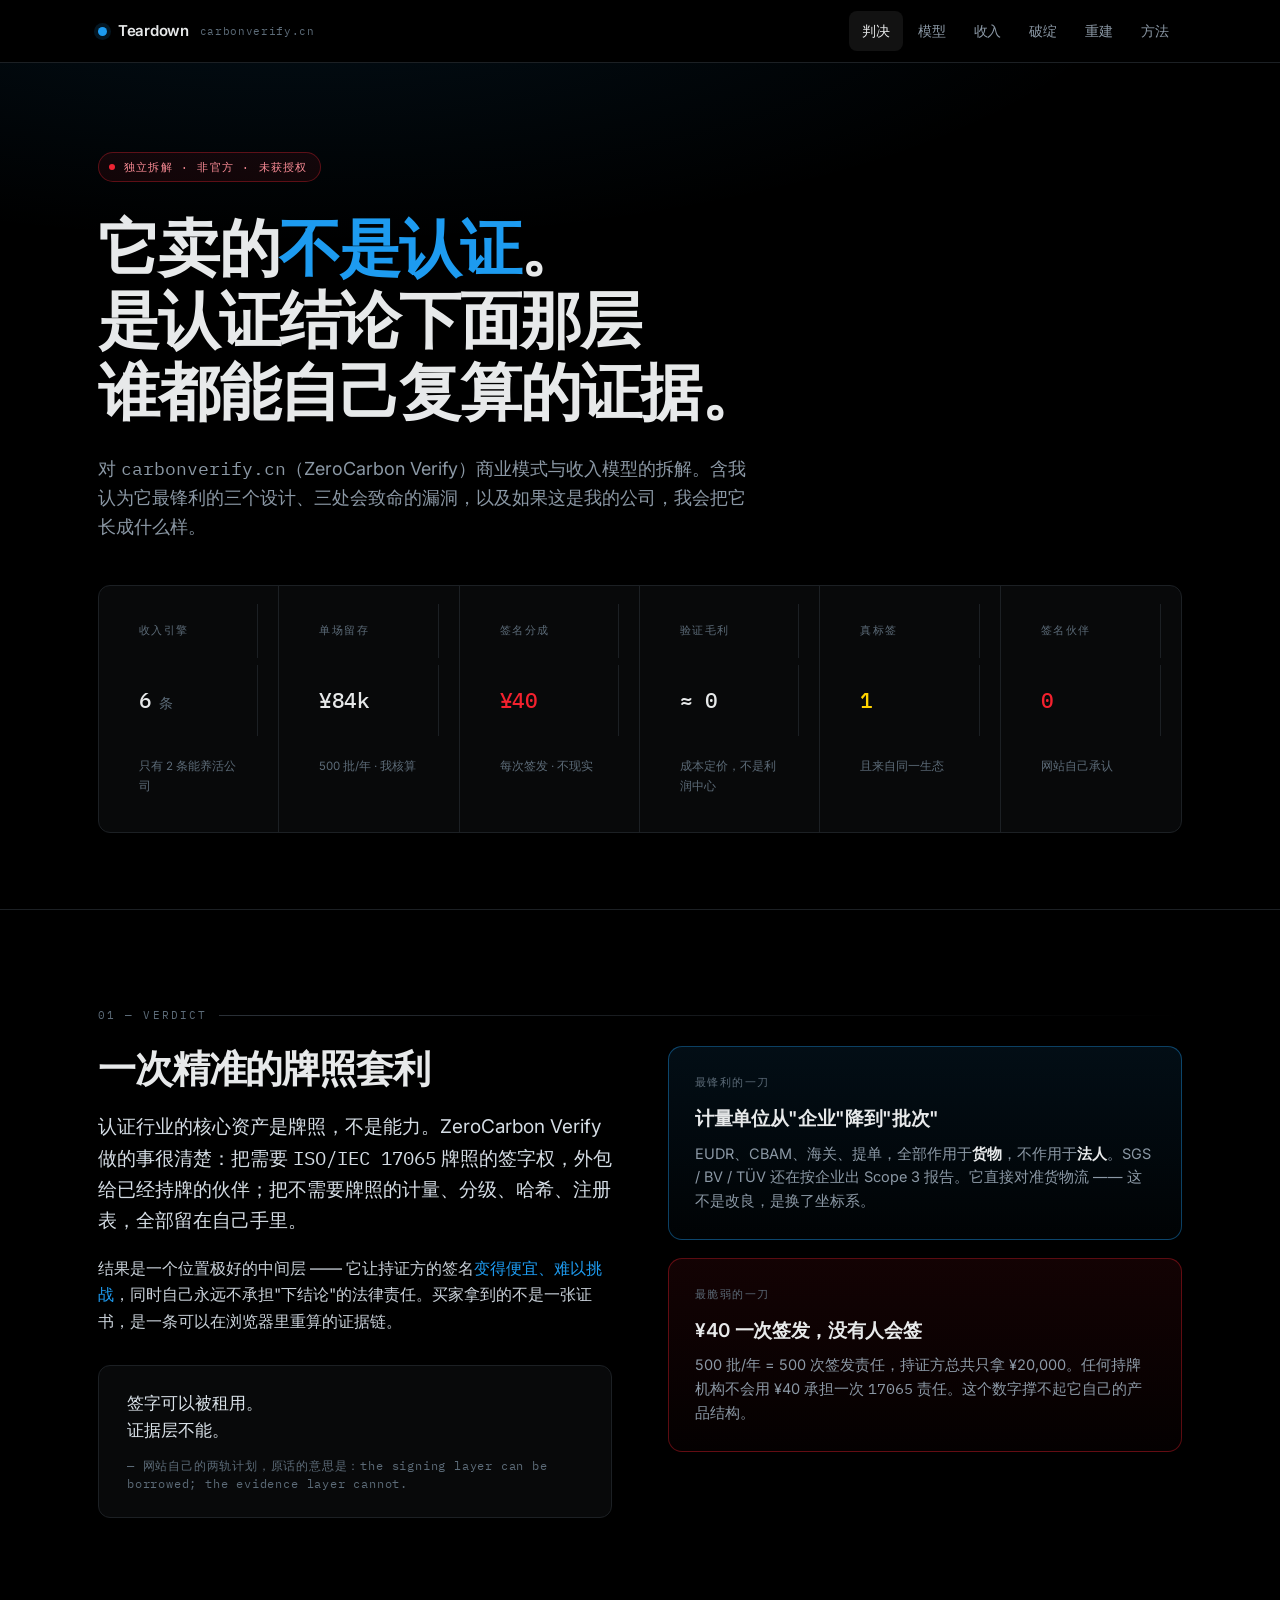
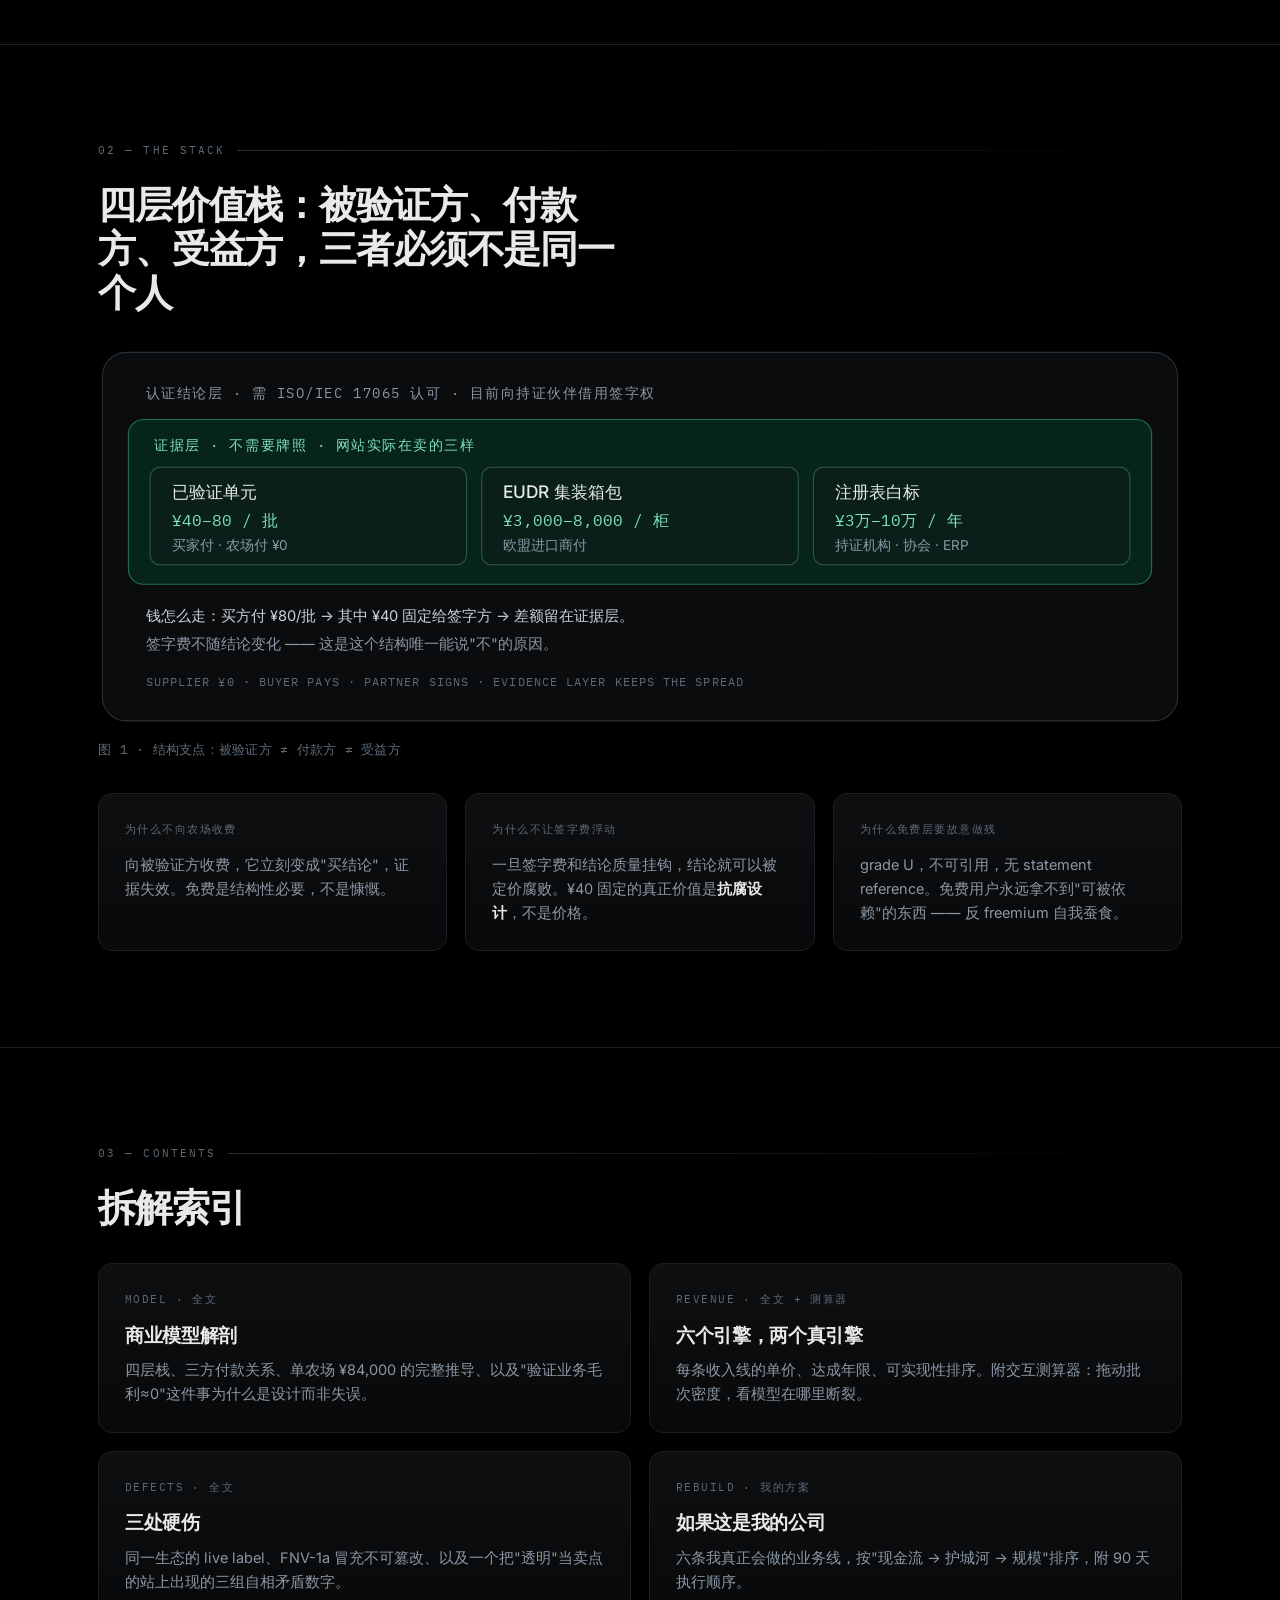
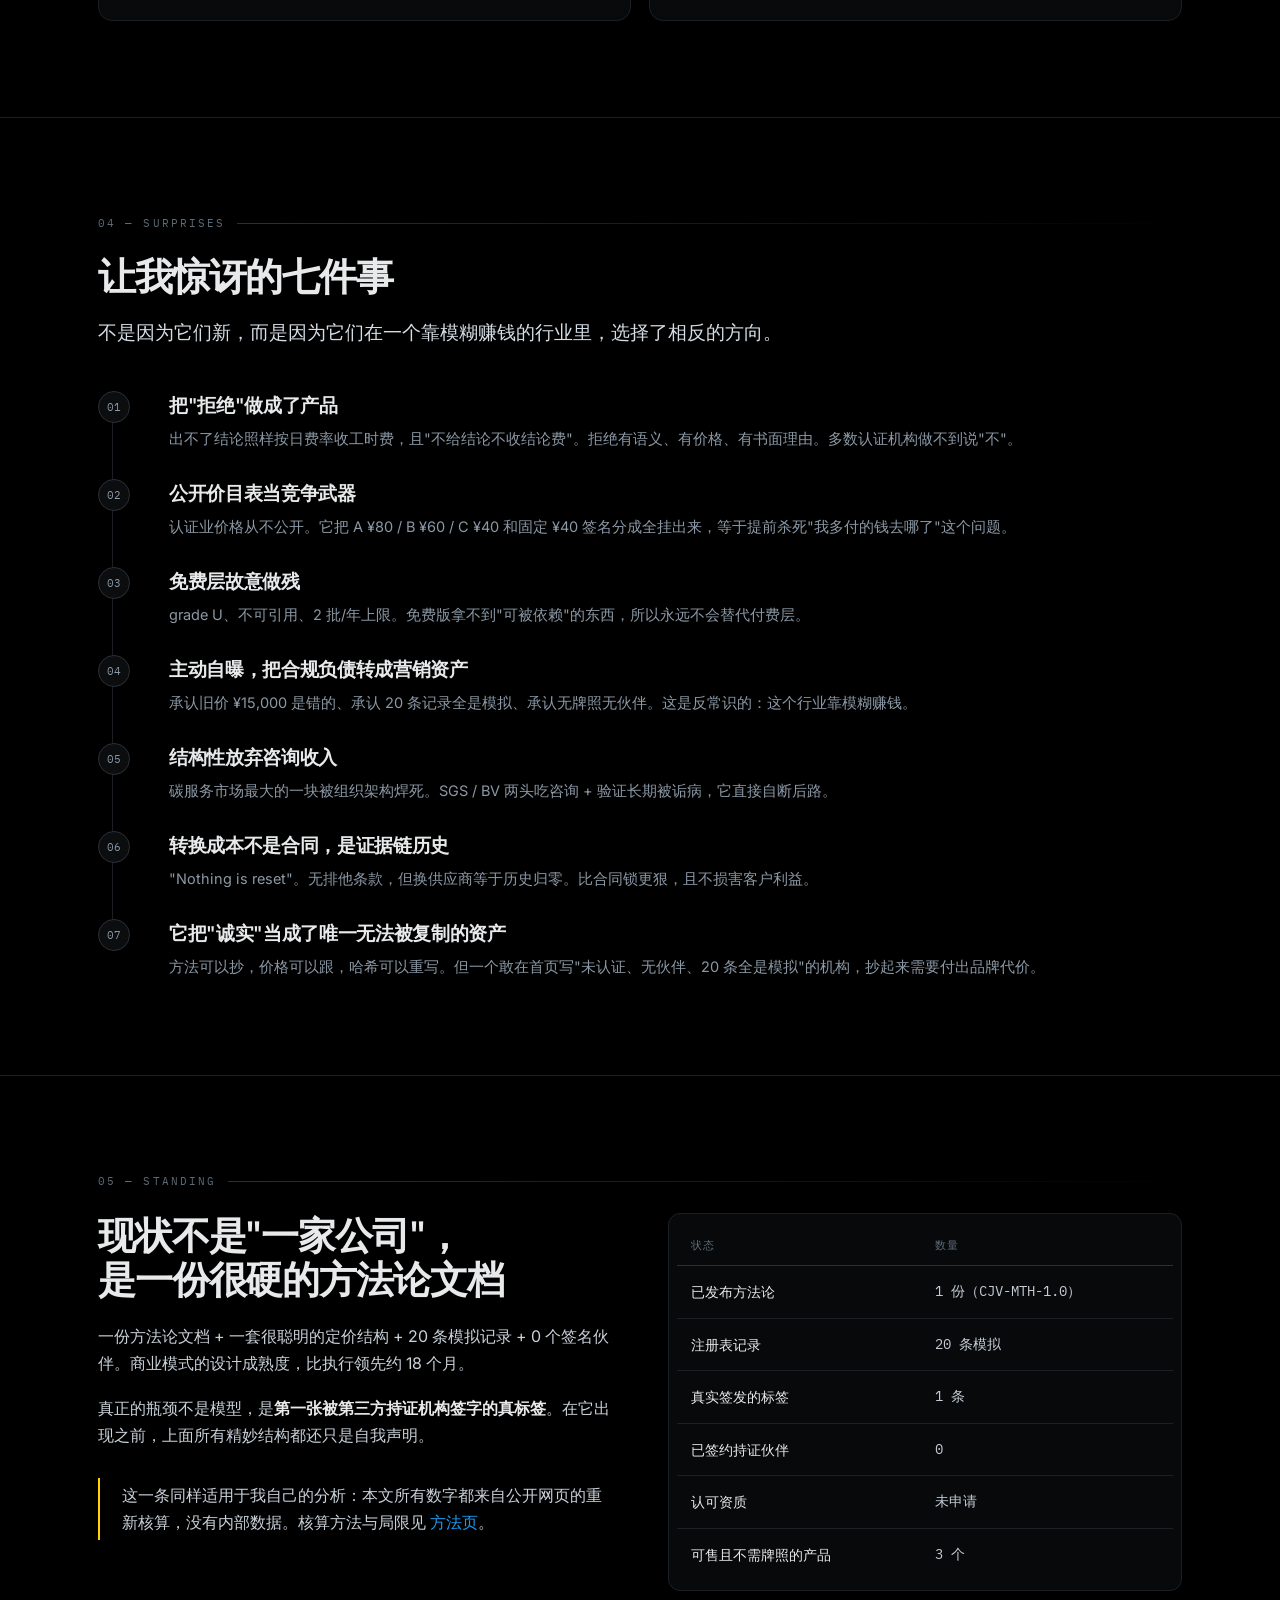
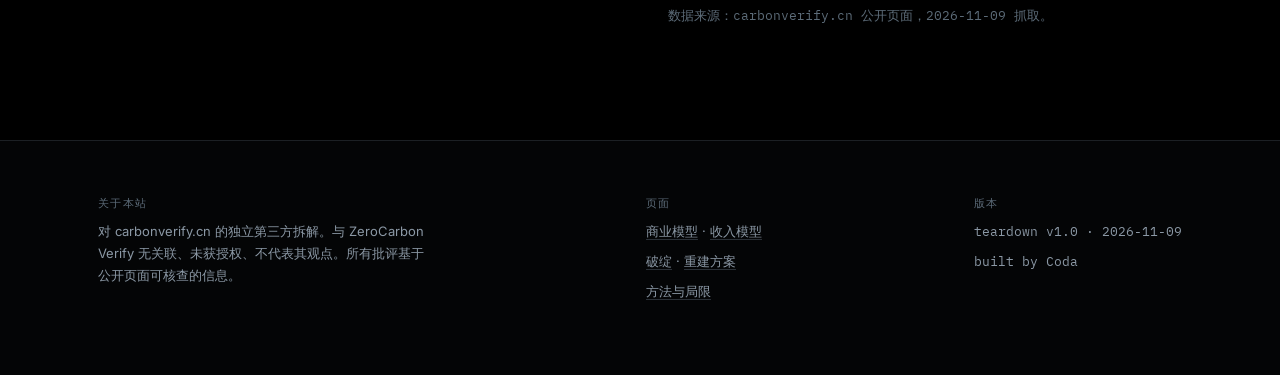
<file: index.html>
<!DOCTYPE html>
<html lang="zh-CN">
<head>
<meta charset="UTF-8">
<meta name="viewport" content="width=device-width, initial-scale=1">
<title>ZeroCarbon Verify 拆解 — 它卖的不是认证</title>
<meta name="description" content="对 carbonverify.cn（ZeroCarbon Verify）商业模式与收入模型的独立拆解：价值栈、单位经济性、六条收入引擎、三处硬伤，以及我认为它应该长成的样子。">
<link rel="canonical" href="https://erikcywong.github.io/carbonverify.workbuddy/">
<meta property="og:title" content="ZeroCarbon Verify 拆解 — 它卖的不是认证">
<meta property="og:description" content="独立拆解 carbonverify.cn 的商业模式、收入模型与结构性漏洞。">
<link rel="preconnect" href="https://fonts.googleapis.com">
<link rel="preconnect" href="https://fonts.gstatic.com" crossorigin>
<link href="https://fonts.googleapis.com/css2?family=Inter:wght@400;500;600&family=IBM+Plex+Mono:wght@400;500&display=swap" rel="stylesheet">
<link rel="stylesheet" href="assets/css/site.css">
</head>
<body>

<header class="nav">
  <div class="nav-in">
    <a class="brand" href="index.html">
      <span class="dot"></span>
      Teardown <small>carbonverify.cn</small>
    </a>
    <nav>
      <div class="item"><a class="lnk" href="index.html">判决</a></div>
      <div class="item">
        <a class="lnk" href="model.html">模型</a>
        <div class="dr">
          <a href="model.html"><b>四层价值栈</b><span>谁付钱 / 谁签字 / 谁被免责</span></a>
          <a href="model.html#unit"><b>单位经济性</b><span>单农场 ¥84,000 怎么算出来</span></a>
        </div>
      </div>
      <div class="item">
        <a class="lnk" href="revenue.html">收入</a>
        <div class="dr">
          <a href="revenue.html#engines"><b>六个引擎</b><span>只有两个能养活公司</span></a>
          <a href="revenue.html#calc"><b>测算器</b><span>拖一下，看模型在哪断裂</span></a>
        </div>
      </div>
      <div class="item">
        <a class="lnk" href="bugs.html">破绽</a>
        <div class="dr">
          <a href="bugs.html#fatal"><b>致命 / 高 / 中</b><span>三处必须立刻修</span></a>
          <a href="bugs.html#numbers"><b>数字打架</b><span>自称透明却自相矛盾</span></a>
        </div>
      </div>
      <div class="item">
        <a class="lnk" href="rebuild.html">重建</a>
        <div class="dr">
          <a href="rebuild.html#lines"><b>六条新业务线</b><span>我会从这里长出什么</span></a>
          <a href="rebuild.html#plan"><b>90 天</b><span>先做哪一件</span></a>
        </div>
      </div>
      <div class="item"><a class="lnk" href="method.html">方法</a></div>
    </nav>
  </div>
</header>

<main>

<section class="hero">
  <div class="wrap">
    <span class="tag"><i></i>独立拆解 · 非官方 · 未获授权</span>
    <h1>它卖的<em>不是认证</em>。<br>是认证结论下面那层<br>谁都能自己复算的证据。</h1>
    <p class="sub">对 <span class="mono">carbonverify.cn</span>（ZeroCarbon Verify）商业模式与收入模型的拆解。含我认为它最锋利的三个设计、三处会致命的漏洞，以及如果这是我的公司，我会把它长成什么样。</p>

    <div class="stamp">
      <div>
        <div class="k">收入引擎</div>
        <div class="v">6<span style="color:var(--dim);font-size:14px"> 条</span></div>
        <div class="n">只有 2 条能养活公司</div>
      </div>
      <div>
        <div class="k">单场留存</div>
        <div class="v">¥84k</div>
        <div class="n">500 批/年 · 我核算</div>
      </div>
      <div>
        <div class="k">签名分成</div>
        <div class="v" style="color:var(--bad)">¥40</div>
        <div class="n">每次签发 · 不现实</div>
      </div>
      <div>
        <div class="k">验证毛利</div>
        <div class="v">≈ 0</div>
        <div class="n">成本定价，不是利润中心</div>
      </div>
      <div>
        <div class="k">真标签</div>
        <div class="v" style="color:var(--warn)">1</div>
        <div class="n">且来自同一生态</div>
      </div>
      <div>
        <div class="k">签名伙伴</div>
        <div class="v" style="color:var(--bad)">0</div>
        <div class="n">网站自己承认</div>
      </div>
    </div>
  </div>
</section>

<section id="verdict">
  <div class="wrap">
    <div class="eyebrow">01 — Verdict</div>
    <div class="two">
      <div>
        <h2>一次精准的牌照套利</h2>
        <p class="lead" style="margin-top:22px">认证行业的核心资产是牌照，不是能力。ZeroCarbon Verify 做的事很清楚：把需要 <span class="mono">ISO/IEC 17065</span> 牌照的签字权，外包给已经持牌的伙伴；把不需要牌照的计量、分级、哈希、注册表，全部留在自己手里。</p>
        <p>结果是一个位置极好的中间层 —— 它让持证方的签名<span class="accent">变得便宜、难以挑战</span>，同时自己永远不承担"下结论"的法律责任。买家拿到的不是一张证书，是一条可以在浏览器里重算的证据链。</p>
        <blockquote>
          签字可以被租用。<br>证据层不能。
          <cite>— 网站自己的两轨计划，原话的意思是：the signing layer can be borrowed; the evidence layer cannot.</cite>
        </blockquote>
      </div>
      <div class="side">
        <div class="card hi reveal">
          <div class="num">最锋利的一刀</div>
          <h3>计量单位从"企业"降到"批次"</h3>
          <p>EUDR、CBAM、海关、提单，全部作用于<b style="color:var(--text)">货物</b>，不作用于<b style="color:var(--text)">法人</b>。SGS / BV / TÜV 还在按企业出 Scope 3 报告。它直接对准货物流 —— 这不是改良，是换了坐标系。</p>
        </div>
        <div class="card danger reveal" style="margin-top:18px">
          <div class="num">最脆弱的一刀</div>
          <h3>¥40 一次签发，没有人会签</h3>
          <p>500 批/年 = 500 次签发责任，持证方总共只拿 ¥20,000。任何持牌机构不会用 ¥40 承担一次 <span class="mono">17065</span> 责任。这个数字撑不起它自己的产品结构。</p>
        </div>
      </div>
    </div>
  </div>
</section>

<section id="stack">
  <div class="wrap">
    <div class="eyebrow">02 — The stack</div>
    <h2 style="max-width:22ch">四层价值栈：被验证方、付款方、受益方，三者必须不是同一个人</h2>

    <figure class="reveal">
      <svg viewBox="0 0 1000 348" role="img" aria-label="ZeroCarbon Verify 四层价值栈示意">
        <title>四层价值栈</title>
        <desc>外层为需 ISO 17065 认可的认证结论层，由持证伙伴签字；内层为不需要牌照的证据层，含三种可售产品。</desc>

        <rect x="4" y="4" width="992" height="340" rx="22" fill="#0b0c0e" stroke="#2a3037" stroke-width="1"/>
        <text x="44" y="46" font-family="IBM Plex Mono, monospace" font-size="12.5" fill="#8b98a5" letter-spacing="1.4">认证结论层 · 需 ISO/IEC 17065 认可 · 目前向持证伙伴借用签字权</text>

        <rect x="28" y="66" width="944" height="152" rx="14" fill="#06231c" stroke="#1f6f57" stroke-width="1"/>
        <text x="52" y="94" font-family="IBM Plex Mono, monospace" font-size="12.5" fill="#7ee0bd" letter-spacing="1.4">证据层 · 不需要牌照 · 网站实际在卖的三样</text>

        <g font-family="Inter, sans-serif">
          <rect x="48" y="110" width="292" height="90" rx="9" fill="#0a1f19" stroke="#2b5b4a" stroke-width="1"/>
          <text x="68" y="138" font-size="16" font-weight="500" fill="#e7e9ea">已验证单元</text>
          <text x="68" y="164" font-family="IBM Plex Mono, monospace" font-size="15" fill="#7ee0bd">¥40–80 / 批</text>
          <text x="68" y="186" font-size="12.5" fill="#8b98a5">买家付 · 农场付 ¥0</text>

          <rect x="354" y="110" width="292" height="90" rx="9" fill="#0a1f19" stroke="#2b5b4a" stroke-width="1"/>
          <text x="374" y="138" font-size="16" font-weight="500" fill="#e7e9ea">EUDR 集装箱包</text>
          <text x="374" y="164" font-family="IBM Plex Mono, monospace" font-size="15" fill="#7ee0bd">¥3,000–8,000 / 柜</text>
          <text x="374" y="186" font-size="12.5" fill="#8b98a5">欧盟进口商付</text>

          <rect x="660" y="110" width="292" height="90" rx="9" fill="#0a1f19" stroke="#2b5b4a" stroke-width="1"/>
          <text x="680" y="138" font-size="16" font-weight="500" fill="#e7e9ea">注册表白标</text>
          <text x="680" y="164" font-family="IBM Plex Mono, monospace" font-size="15" fill="#7ee0bd">¥3万–10万 / 年</text>
          <text x="680" y="186" font-size="12.5" fill="#8b98a5">持证机构 · 协会 · ERP</text>
        </g>

        <text x="44" y="252" font-family="Inter, sans-serif" font-size="13.5" fill="#c9d1d9">钱怎么走：买方付 ¥80/批 → 其中 ¥40 固定给签字方 → 差额留在证据层。</text>
        <text x="44" y="278" font-family="Inter, sans-serif" font-size="13.5" fill="#8b98a5">签字费不随结论变化 —— 这是这个结构唯一能说"不"的原因。</text>
        <text x="44" y="312" font-family="IBM Plex Mono, monospace" font-size="11.5" fill="#5c6b78" letter-spacing="1">SUPPLIER ¥0  ·  BUYER PAYS  ·  PARTNER SIGNS  ·  EVIDENCE LAYER KEEPS THE SPREAD</text>
      </svg>
      <figcaption>图 1 · 结构支点：被验证方 ≠ 付款方 ≠ 受益方</figcaption>
    </figure>

    <div class="grid g3" style="margin-top:14px">
      <div class="card reveal">
        <div class="num">为什么不向农场收费</div>
        <p>向被验证方收费，它立刻变成"买结论"，证据失效。免费是结构性必要，不是慷慨。</p>
      </div>
      <div class="card reveal">
        <div class="num">为什么不让签字费浮动</div>
        <p>一旦签字费和结论质量挂钩，结论就可以被定价腐败。¥40 固定的真正价值是<b style="color:var(--text)">抗腐设计</b>，不是价格。</p>
      </div>
      <div class="card reveal">
        <div class="num">为什么免费层要故意做残</div>
        <p>grade U，不可引用，无 statement reference。免费用户永远拿不到"可被依赖"的东西 —— 反 freemium 自我蚕食。</p>
      </div>
    </div>
  </div>
</section>

<section id="map">
  <div class="wrap">
    <div class="eyebrow">03 — Contents</div>
    <h2>拆解索引</h2>
    <div class="grid g2" style="margin-top:34px">
      <a class="card reveal" href="model.html">
        <div class="num">MODEL · 全文</div>
        <h3>商业模型解剖</h3>
        <p>四层栈、三方付款关系、单农场 ¥84,000 的完整推导、以及"验证业务毛利≈0"这件事为什么是设计而非失误。</p>
      </a>
      <a class="card reveal" href="revenue.html">
        <div class="num">REVENUE · 全文 + 测算器</div>
        <h3>六个引擎，两个真引擎</h3>
        <p>每条收入线的单价、达成年限、可实现性排序。附交互测算器：拖动批次密度，看模型在哪里断裂。</p>
      </a>
      <a class="card reveal" href="bugs.html">
        <div class="num">DEFECTS · 全文</div>
        <h3>三处硬伤</h3>
        <p>同一生态的 live label、FNV-1a 冒充不可篡改、以及一个把"透明"当卖点的站上出现的三组自相矛盾数字。</p>
      </a>
      <a class="card reveal" href="rebuild.html">
        <div class="num">REBUILD · 我的方案</div>
        <h3>如果这是我的公司</h3>
        <p>六条我真正会做的业务线，按"现金流 → 护城河 → 规模"排序，附 90 天执行顺序。</p>
      </a>
    </div>
  </div>
</section>

<section id="seven">
  <div class="wrap">
    <div class="eyebrow">04 — Surprises</div>
    <h2 style="max-width:26ch">让我惊讶的七件事</h2>
    <p class="lead" style="margin-top:20px">不是因为它们新，而是因为它们在一个靠模糊赚钱的行业里，选择了相反的方向。</p>

    <ol class="steps" style="margin-top:44px">
      <li class="reveal">
        <h3>把"拒绝"做成了产品</h3>
        <p>出不了结论照样按日费率收工时费，且"不给结论不收结论费"。拒绝有语义、有价格、有书面理由。多数认证机构做不到说"不"。</p>
      </li>
      <li class="reveal">
        <h3>公开价目表当竞争武器</h3>
        <p>认证业价格从不公开。它把 A ¥80 / B ¥60 / C ¥40 和固定 ¥40 签名分成全挂出来，等于提前杀死"我多付的钱去哪了"这个问题。</p>
      </li>
      <li class="reveal">
        <h3>免费层故意做残</h3>
        <p>grade U、不可引用、2 批/年上限。免费版拿不到"可被依赖"的东西，所以永远不会替代付费层。</p>
      </li>
      <li class="reveal">
        <h3>主动自曝，把合规负债转成营销资产</h3>
        <p>承认旧价 ¥15,000 是错的、承认 20 条记录全是模拟、承认无牌照无伙伴。这是反常识的：这个行业靠模糊赚钱。</p>
      </li>
      <li class="reveal">
        <h3>结构性放弃咨询收入</h3>
        <p>碳服务市场最大的一块被组织架构焊死。SGS / BV 两头吃咨询 + 验证长期被诟病，它直接自断后路。</p>
      </li>
      <li class="reveal">
        <h3>转换成本不是合同，是证据链历史</h3>
        <p>"Nothing is reset"。无排他条款，但换供应商等于历史归零。比合同锁更狠，且不损害客户利益。</p>
      </li>
      <li class="reveal">
        <h3>它把"诚实"当成了唯一无法被复制的资产</h3>
        <p>方法可以抄，价格可以跟，哈希可以重写。但一个敢在首页写"未认证、无伙伴、20 条全是模拟"的机构，抄起来需要付出品牌代价。</p>
      </li>
    </ol>
  </div>
</section>

<section id="close">
  <div class="wrap">
    <div class="eyebrow">05 — Standing</div>
    <div class="two">
      <div>
        <h2>现状不是"一家公司"，<br>是一份很硬的方法论文档</h2>
        <p style="margin-top:22px">一份方法论文档 + 一套很聪明的定价结构 + 20 条模拟记录 + 0 个签名伙伴。商业模式的设计成熟度，比执行领先约 18 个月。</p>
        <p>真正的瓶颈不是模型，是<b style="color:var(--text)">第一张被第三方持证机构签字的真标签</b>。在它出现之前，上面所有精妙结构都还只是自我声明。</p>
        <div class="callout yellow">
          <p>这一条同样适用于我自己的分析：本文所有数字都来自公开网页的重新核算，没有内部数据。核算方法与局限见 <a href="method.html" class="accent">方法页</a>。</p>
        </div>
      </div>
      <div class="side">
        <div class="tbl-wrap">
          <table class="tbl">
            <thead><tr><th>状态</th><th>数量</th></tr></thead>
            <tbody>
              <tr><td>已发布方法论</td><td class="num">1 份（CJV-MTH-1.0）</td></tr>
              <tr><td>注册表记录</td><td class="num">20 条模拟</td></tr>
              <tr><td>真实签发的标签</td><td class="num bad">1 条</td></tr>
              <tr><td>已签约持证伙伴</td><td class="num bad">0</td></tr>
              <tr><td>认可资质</td><td class="num warn">未申请</td></tr>
              <tr><td>可售且不需牌照的产品</td><td class="num good">3 个</td></tr>
            </tbody>
          </table>
        </div>
        <p class="note" style="margin-top:14px">数据来源：carbonverify.cn 公开页面，2026-11-09 抓取。</p>
      </div>
    </div>
  </div>
</section>

</main>

<footer>
  <div class="wrap">
    <div class="foot">
      <div class="foot-col">
        <h4>关于本站</h4>
        <p>对 carbonverify.cn 的独立第三方拆解。与 ZeroCarbon Verify 无关联、未获授权、不代表其观点。所有批评基于公开页面可核查的信息。</p>
      </div>
      <div class="foot-col">
        <h4>页面</h4>
        <p><a href="model.html">商业模型</a> · <a href="revenue.html">收入模型</a></p>
        <p><a href="bugs.html">破绽</a> · <a href="rebuild.html">重建方案</a></p>
        <p><a href="method.html">方法与局限</a></p>
      </div>
      <div class="foot-col">
        <h4>版本</h4>
        <p class="mono">teardown v1.0 · 2026-11-09</p>
        <p class="mono dim">built by Coda</p>
      </div>
    </div>
  </div>
</footer>

<script src="assets/js/site.js"></script>
</body>
</html>
</file>
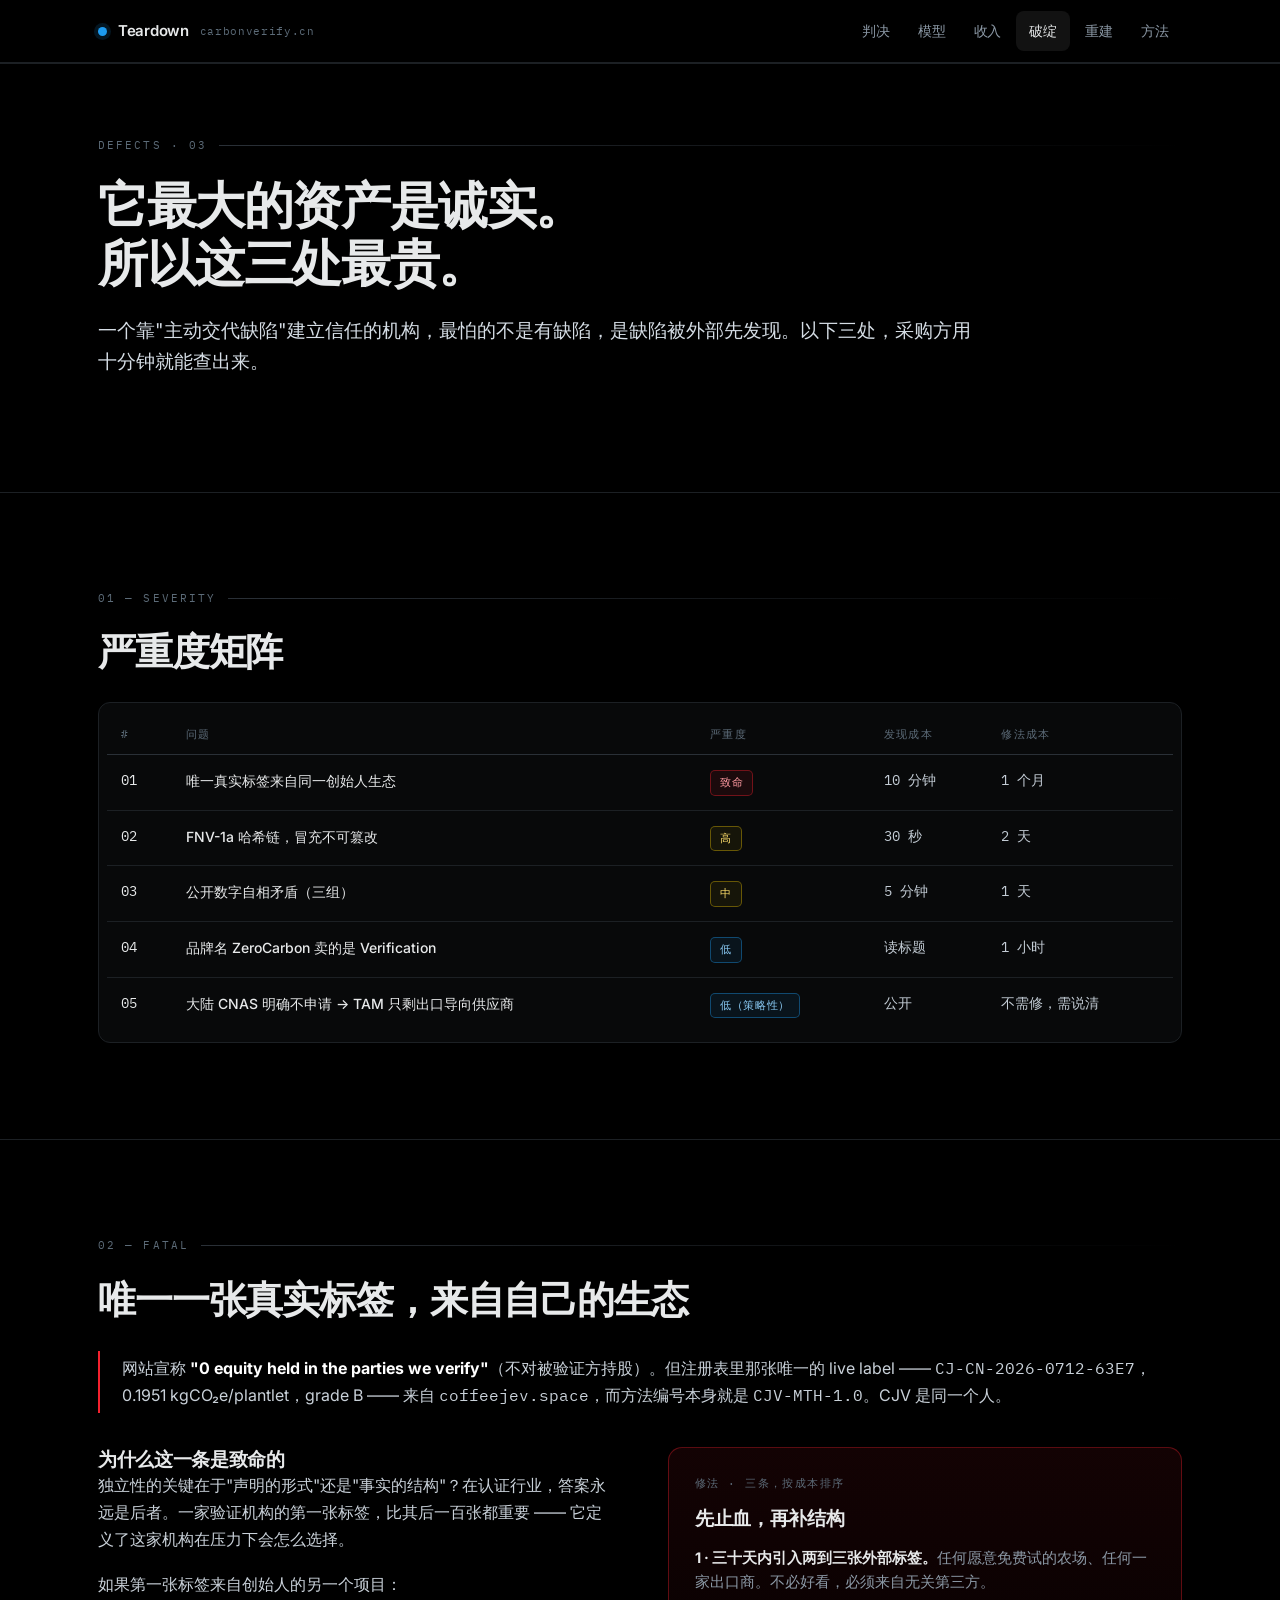
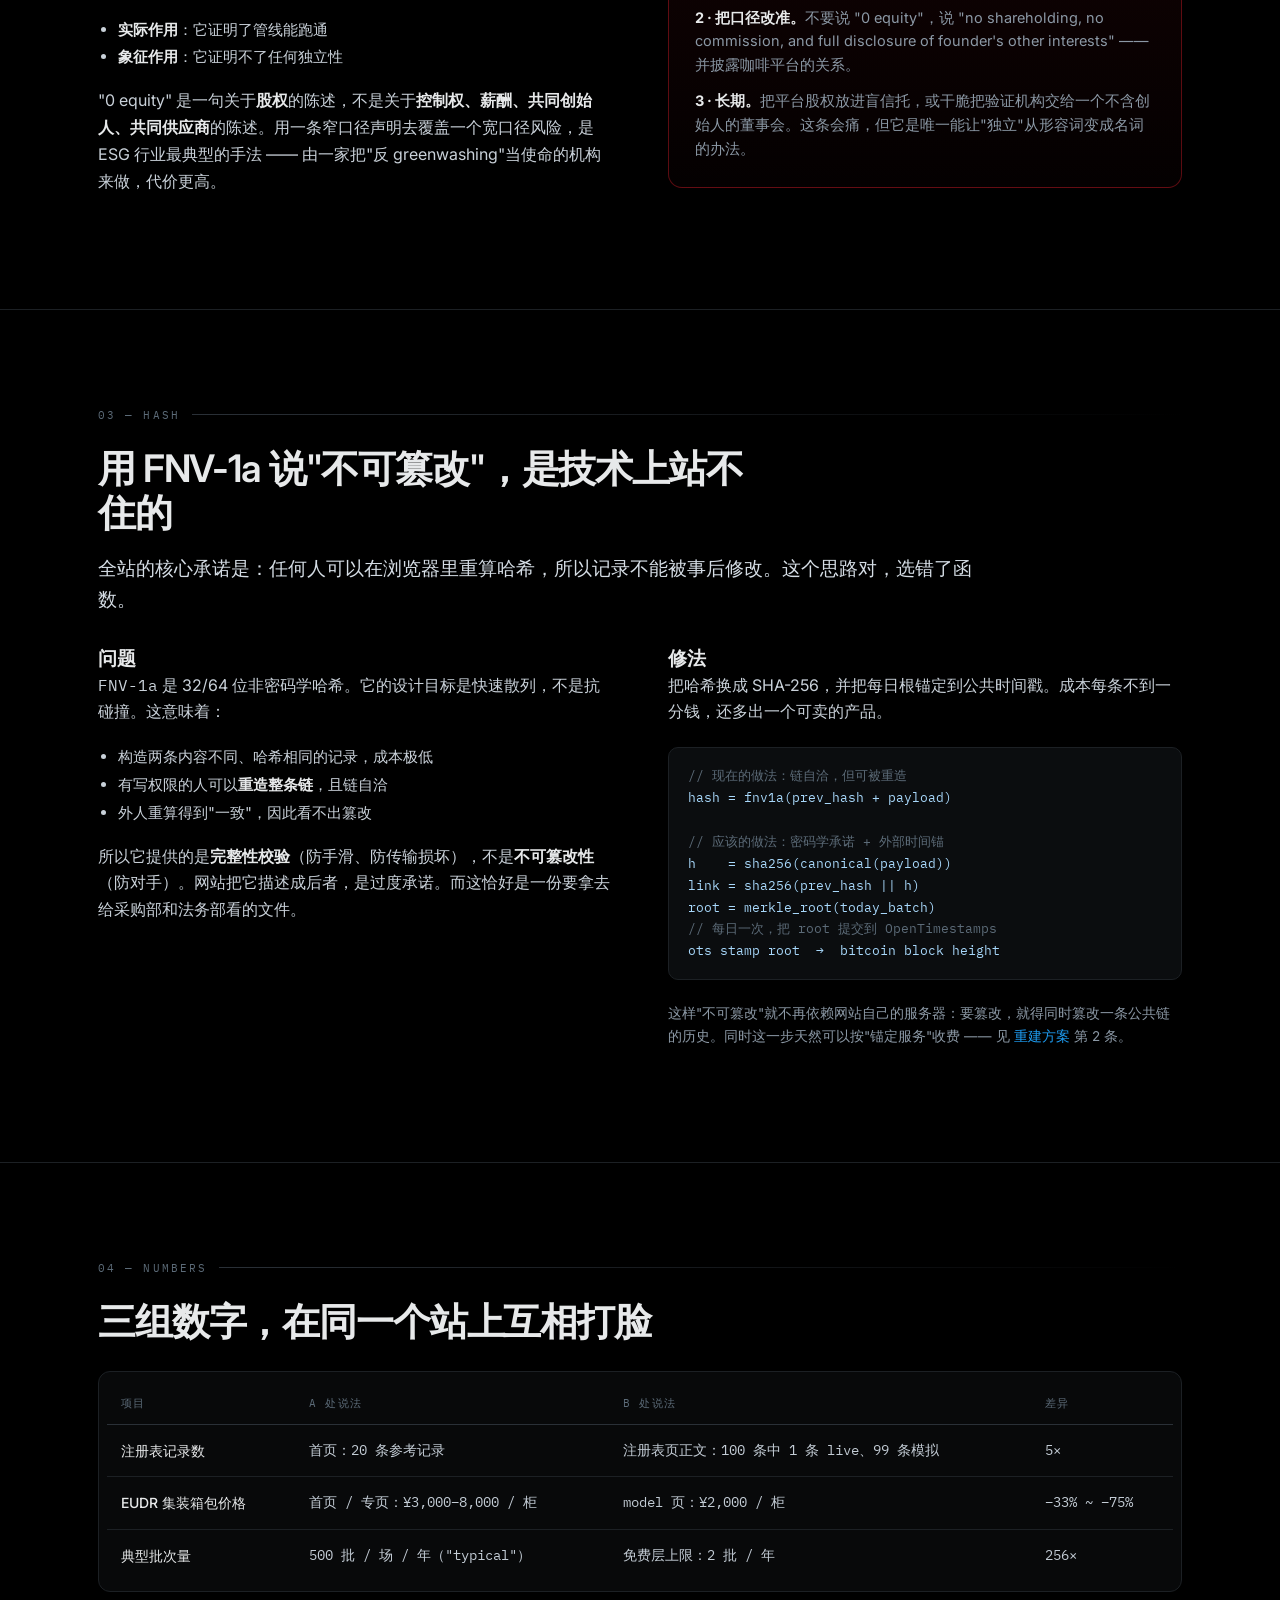
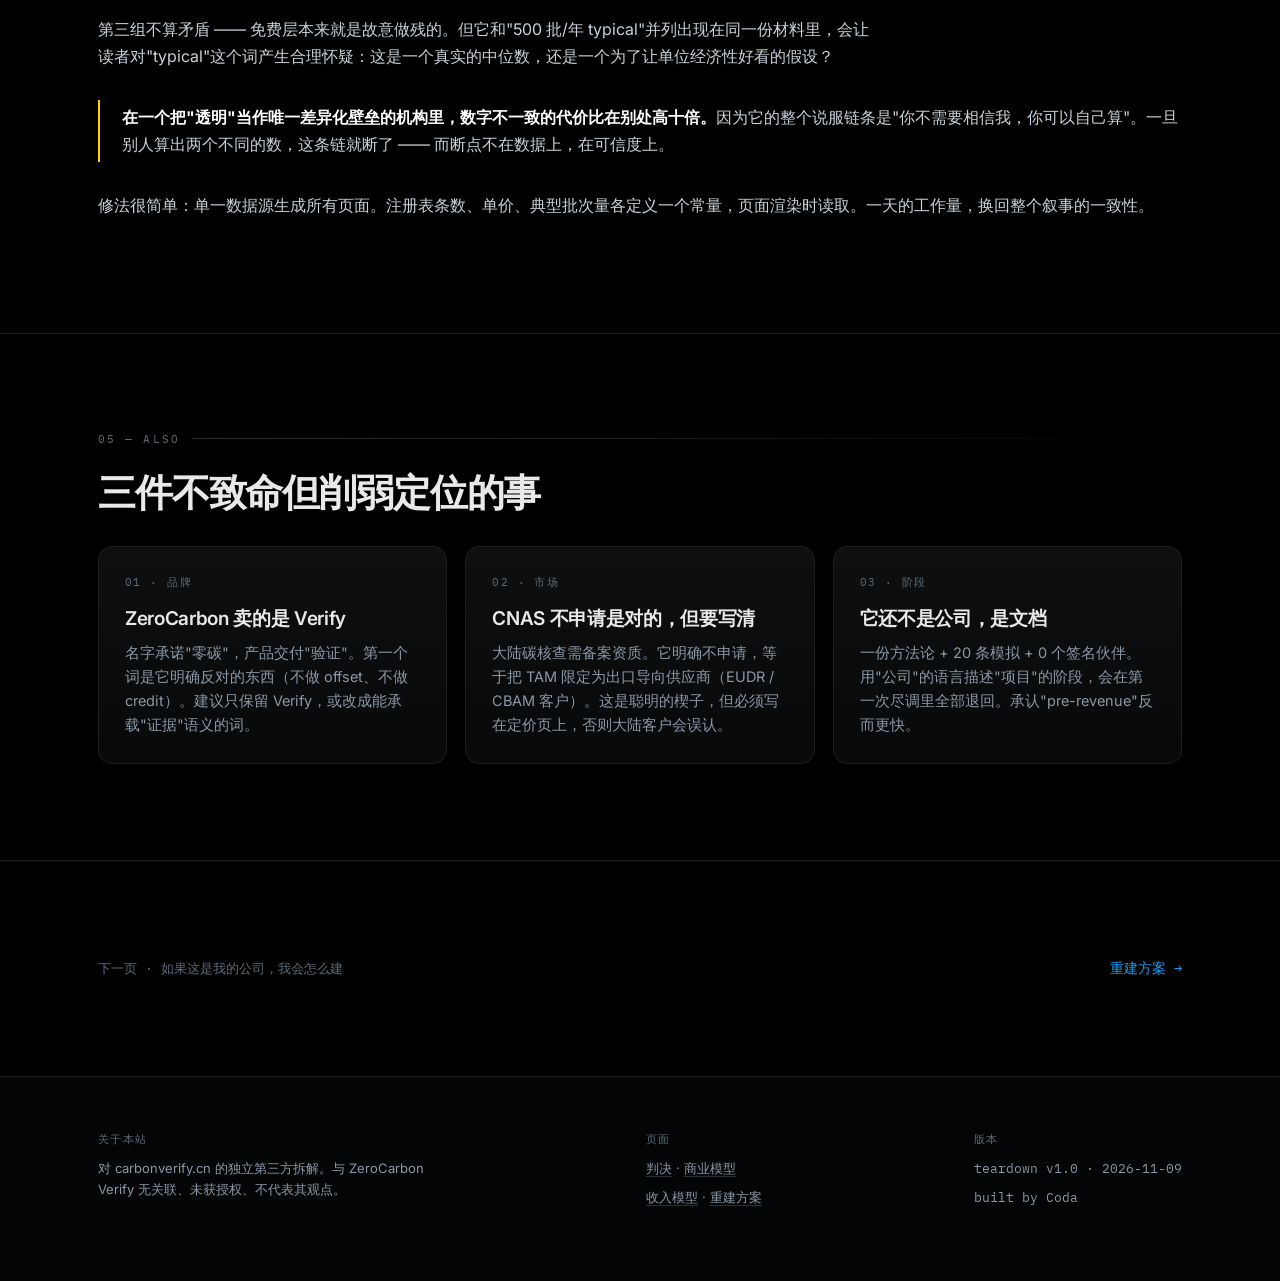
<file: bugs.html>
<!DOCTYPE html>
<html lang="zh-CN">
<head>
<meta charset="UTF-8">
<meta name="viewport" content="width=device-width, initial-scale=1">
<title>三处硬伤 — ZeroCarbon Verify 拆解</title>
<meta name="description" content="同一生态的 live label、用 FNV-1a 冒充不可篡改、以及一个把透明当卖点的站上的三组自相矛盾数字。附修法。">
<link rel="preconnect" href="https://fonts.googleapis.com">
<link rel="preconnect" href="https://fonts.gstatic.com" crossorigin>
<link href="https://fonts.googleapis.com/css2?family=Inter:wght@400;500;600&family=IBM+Plex+Mono:wght@400;500&display=swap" rel="stylesheet">
<link rel="stylesheet" href="assets/css/site.css">
</head>
<body>

<header class="nav">
  <div class="nav-in">
    <a class="brand" href="index.html">
      <span class="dot"></span>
      Teardown <small>carbonverify.cn</small>
    </a>
    <nav>
      <div class="item"><a class="lnk" href="index.html">判决</a></div>
      <div class="item">
        <a class="lnk" href="model.html">模型</a>
        <div class="dr">
          <a href="model.html"><b>四层价值栈</b><span>谁付钱 / 谁签字 / 谁被免责</span></a>
          <a href="model.html#unit"><b>单位经济性</b><span>单农场 ¥84,000 怎么算出来</span></a>
        </div>
      </div>
      <div class="item">
        <a class="lnk" href="revenue.html">收入</a>
        <div class="dr">
          <a href="revenue.html#engines"><b>六个引擎</b><span>只有两个能养活公司</span></a>
          <a href="revenue.html#calc"><b>测算器</b><span>拖一下，看模型在哪断裂</span></a>
        </div>
      </div>
      <div class="item">
        <a class="lnk" href="bugs.html">破绽</a>
        <div class="dr">
          <a href="bugs.html#fatal"><b>致命 / 高 / 中</b><span>三处必须立刻修</span></a>
          <a href="bugs.html#numbers"><b>数字打架</b><span>自称透明却自相矛盾</span></a>
        </div>
      </div>
      <div class="item">
        <a class="lnk" href="rebuild.html">重建</a>
        <div class="dr">
          <a href="rebuild.html#lines"><b>六条新业务线</b><span>我会从这里长出什么</span></a>
          <a href="rebuild.html#plan"><b>90 天</b><span>先做哪一件</span></a>
        </div>
      </div>
      <div class="item"><a class="lnk" href="method.html">方法</a></div>
    </nav>
  </div>
</header>

<main>

<section style="padding-top:72px">
  <div class="wrap">
    <div class="eyebrow">Defects · 03</div>
    <h1 style="font-size:clamp(32px,4.2vw,50px);max-width:22ch">它最大的资产是诚实。<br>所以这三处最贵。</h1>
    <p class="lead" style="margin-top:24px">一个靠"主动交代缺陷"建立信任的机构，最怕的不是有缺陷，是缺陷被外部先发现。以下三处，采购方用十分钟就能查出来。</p>
  </div>
</section>

<section id="matrix">
  <div class="wrap">
    <div class="eyebrow">01 — Severity</div>
    <h2>严重度矩阵</h2>
    <div class="tbl-wrap" style="margin-top:28px">
      <table class="tbl">
        <thead><tr><th>#</th><th>问题</th><th>严重度</th><th>发现成本</th><th>修法成本</th></tr></thead>
        <tbody>
          <tr>
            <td class="num">01</td>
            <td class="rh">唯一真实标签来自同一创始人生态</td>
            <td><span class="pill d">致命</span></td>
            <td class="num">10 分钟</td>
            <td class="num">1 个月</td>
          </tr>
          <tr>
            <td class="num">02</td>
            <td class="rh">FNV-1a 哈希链，冒充不可篡改</td>
            <td><span class="pill c">高</span></td>
            <td class="num">30 秒</td>
            <td class="num">2 天</td>
          </tr>
          <tr>
            <td class="num">03</td>
            <td class="rh">公开数字自相矛盾（三组）</td>
            <td><span class="pill c">中</span></td>
            <td class="num">5 分钟</td>
            <td class="num">1 天</td>
          </tr>
          <tr>
            <td class="num">04</td>
            <td class="rh">品牌名 ZeroCarbon 卖的是 Verification</td>
            <td><span class="pill b">低</span></td>
            <td class="num">读标题</td>
            <td class="num">1 小时</td>
          </tr>
          <tr>
            <td class="num">05</td>
            <td class="rh">大陆 CNAS 明确不申请 → TAM 只剩出口导向供应商</td>
            <td><span class="pill b">低（策略性）</span></td>
            <td class="num">公开</td>
            <td class="num">不需修，需说清</td>
          </tr>
        </tbody>
      </table>
    </div>
  </div>
</section>

<section id="fatal">
  <div class="wrap">
    <div class="eyebrow">02 — Fatal</div>
    <h2 style="max-width:26ch">唯一一张真实标签，来自自己的生态</h2>

    <div class="callout red">
      <p>网站宣称 <b style="color:#fff">"0 equity held in the parties we verify"</b>（不对被验证方持股）。但注册表里那张唯一的 live label —— <span class="mono">CJ-CN-2026-0712-63E7</span>，0.1951 kgCO₂e/plantlet，grade B —— 来自 <span class="mono">coffeejev.space</span>，而方法编号本身就是 <span class="mono">CJV-MTH-1.0</span>。CJV 是同一个人。</p>
    </div>

    <div class="two" style="margin-top:34px">
      <div>
        <h3>为什么这一条是致命的</h3>
        <p>独立性的关键在于"声明的形式"还是"事实的结构"？在认证行业，答案永远是后者。一家验证机构的第一张标签，比其后一百张都重要 —— 它定义了这家机构在压力下会怎么选择。</p>
        <p>如果第一张标签来自创始人的另一个项目：</p>
        <ul style="color:#c9d1d9;font-size:15px;padding-left:20px;line-height:1.85">
          <li><b style="color:var(--text)">实际作用</b>：它证明了管线能跑通</li>
          <li><b style="color:var(--text)">象征作用</b>：它证明不了任何独立性</li>
        </ul>
        <p style="margin-top:16px">"0 equity" 是一句关于<b style="color:var(--text)">股权</b>的陈述，不是关于<b style="color:var(--text)">控制权、薪酬、共同创始人、共同供应商</b>的陈述。用一条窄口径声明去覆盖一个宽口径风险，是 ESG 行业最典型的手法 —— 由一家把"反 greenwashing"当使命的机构来做，代价更高。</p>
      </div>
      <div class="side">
        <div class="card danger">
          <div class="num">修法 · 三条，按成本排序</div>
          <h3 style="margin-bottom:14px">先止血，再补结构</h3>
          <p style="margin-bottom:12px"><b style="color:var(--text)">1 · 三十天内引入两到三张外部标签。</b>任何愿意免费试的农场、任何一家出口商。不必好看，必须来自无关第三方。</p>
          <p style="margin-bottom:12px"><b style="color:var(--text)">2 · 把口径改准。</b>不要说 "0 equity"，说 "no shareholding, no commission, and full disclosure of founder's other interests" —— 并披露咖啡平台的关系。</p>
          <p style="margin-bottom:0"><b style="color:var(--text)">3 · 长期。</b>把平台股权放进盲信托，或干脆把验证机构交给一个不含创始人的董事会。这条会痛，但它是唯一能让"独立"从形容词变成名词的办法。</p>
        </div>
      </div>
    </div>
  </div>
</section>

<section id="hash">
  <div class="wrap">
    <div class="eyebrow">03 — Hash</div>
    <h2 style="max-width:28ch">用 FNV-1a 说"不可篡改"，是技术上站不住的</h2>

    <p class="lead" style="margin-top:20px">全站的核心承诺是：任何人可以在浏览器里重算哈希，所以记录不能被事后修改。这个思路对，选错了函数。</p>

    <div class="two" style="margin-top:30px">
      <div>
        <h3>问题</h3>
        <p><span class="mono">FNV-1a</span> 是 32/64 位非密码学哈希。它的设计目标是快速散列，不是抗碰撞。这意味着：</p>
        <ul style="color:#c9d1d9;font-size:15px;padding-left:20px;line-height:1.85">
          <li>构造两条内容不同、哈希相同的记录，成本极低</li>
          <li>有写权限的人可以<b style="color:var(--text)">重造整条链</b>，且链自洽</li>
          <li>外人重算得到"一致"，因此看不出篡改</li>
        </ul>
        <p style="margin-top:16px">所以它提供的是<b style="color:var(--text)">完整性校验</b>（防手滑、防传输损坏），不是<b style="color:var(--text)">不可篡改性</b>（防对手）。网站把它描述成后者，是过度承诺。而这恰好是一份要拿去给采购部和法务部看的文件。</p>
      </div>
      <div>
        <h3>修法</h3>
        <p>把哈希换成 SHA-256，并把每日根锚定到公共时间戳。成本每条不到一分钱，还多出一个可卖的产品。</p>
        <div class="code"><span class="c">// 现在的做法：链自洽，但可被重造</span>
hash = fnv1a(prev_hash + payload)

<span class="c">// 应该的做法：密码学承诺 + 外部时间锚</span>
h    = sha256(canonical(payload))
link = sha256(prev_hash || h)
root = merkle_root(today_batch)
<span class="c">// 每日一次，把 root 提交到 OpenTimestamps</span>
ots stamp root  →  bitcoin block height</div>
        <p class="small muted" style="margin-top:16px">这样"不可篡改"就不再依赖网站自己的服务器：要篡改，就得同时篡改一条公共链的历史。同时这一步天然可以按"锚定服务"收费 —— 见 <a href="rebuild.html" class="accent">重建方案</a> 第 2 条。</p>
      </div>
    </div>
  </div>
</section>

<section id="numbers">
  <div class="wrap">
    <div class="eyebrow">04 — Numbers</div>
    <h2>三组数字，在同一个站上互相打脸</h2>

    <div class="tbl-wrap" style="margin-top:28px">
      <table class="tbl">
        <thead><tr><th>项目</th><th>A 处说法</th><th>B 处说法</th><th>差异</th></tr></thead>
        <tbody>
          <tr>
            <td class="rh">注册表记录数</td>
            <td class="num">首页：20 条参考记录</td>
            <td class="num">注册表页正文：100 条中 1 条 live、99 条模拟</td>
            <td class="num bad">5×</td>
          </tr>
          <tr>
            <td class="rh">EUDR 集装箱包价格</td>
            <td class="num">首页 / 专页：¥3,000–8,000 / 柜</td>
            <td class="num">model 页：¥2,000 / 柜</td>
            <td class="num bad">−33% ~ −75%</td>
          </tr>
          <tr>
            <td class="rh">典型批次量</td>
            <td class="num">500 批 / 场 / 年（"typical"）</td>
            <td class="num">免费层上限：2 批 / 年</td>
            <td class="num warn">256×</td>
          </tr>
        </tbody>
      </table>
    </div>

    <p style="margin-top:24px;max-width:78ch">第三组不算矛盾 —— 免费层本来就是故意做残的。但它和"500 批/年 typical"并列出现在同一份材料里，会让读者对"typical"这个词产生合理怀疑：这是一个真实的中位数，还是一个为了让单位经济性好看的假设？</p>

    <div class="callout yellow">
      <p><b style="color:#fff">在一个把"透明"当作唯一差异化壁垒的机构里，数字不一致的代价比在别处高十倍。</b>因为它的整个说服链条是"你不需要相信我，你可以自己算"。一旦别人算出两个不同的数，这条链就断了 —— 而断点不在数据上，在可信度上。</p>
    </div>

    <p style="margin-top:22px">修法很简单：单一数据源生成所有页面。注册表条数、单价、典型批次量各定义一个常量，页面渲染时读取。一天的工作量，换回整个叙事的一致性。</p>
  </div>
</section>

<section id="others">
  <div class="wrap">
    <div class="eyebrow">05 — Also</div>
    <h2>三件不致命但削弱定位的事</h2>
    <div class="grid g3" style="margin-top:32px">
      <div class="card reveal">
        <div class="num">01 · 品牌</div>
        <h3>ZeroCarbon 卖的是 Verify</h3>
        <p>名字承诺"零碳"，产品交付"验证"。第一个词是它明确反对的东西（不做 offset、不做 credit）。建议只保留 Verify，或改成能承载"证据"语义的词。</p>
      </div>
      <div class="card reveal">
        <div class="num">02 · 市场</div>
        <h3>CNAS 不申请是对的，但要写清</h3>
        <p>大陆碳核查需备案资质。它明确不申请，等于把 TAM 限定为出口导向供应商（EUDR / CBAM 客户）。这是聪明的楔子，但必须写在定价页上，否则大陆客户会误认。</p>
      </div>
      <div class="card reveal">
        <div class="num">03 · 阶段</div>
        <h3>它还不是公司，是文档</h3>
        <p>一份方法论 + 20 条模拟 + 0 个签名伙伴。用"公司"的语言描述"项目"的阶段，会在第一次尽调里全部退回。承认"pre-revenue"反而更快。</p>
      </div>
    </div>
  </div>
</section>

<section>
  <div class="wrap" style="display:flex;justify-content:space-between;gap:20px;flex-wrap:wrap;align-items:center">
    <p class="note" style="margin:0">下一页 · 如果这是我的公司，我会怎么建</p>
    <a href="rebuild.html" style="font-family:var(--mono);font-size:14px;color:var(--accent)">重建方案 →</a>
  </div>
</section>

</main>

<footer>
  <div class="wrap">
    <div class="foot">
      <div class="foot-col">
        <h4>关于本站</h4>
        <p>对 carbonverify.cn 的独立第三方拆解。与 ZeroCarbon Verify 无关联、未获授权、不代表其观点。</p>
      </div>
      <div class="foot-col">
        <h4>页面</h4>
        <p><a href="index.html">判决</a> · <a href="model.html">商业模型</a></p>
        <p><a href="revenue.html">收入模型</a> · <a href="rebuild.html">重建方案</a></p>
      </div>
      <div class="foot-col">
        <h4>版本</h4>
        <p class="mono">teardown v1.0 · 2026-11-09</p>
        <p class="mono dim">built by Coda</p>
      </div>
    </div>
  </div>
</footer>

<script src="assets/js/site.js"></script>
</body>
</html>
</file>
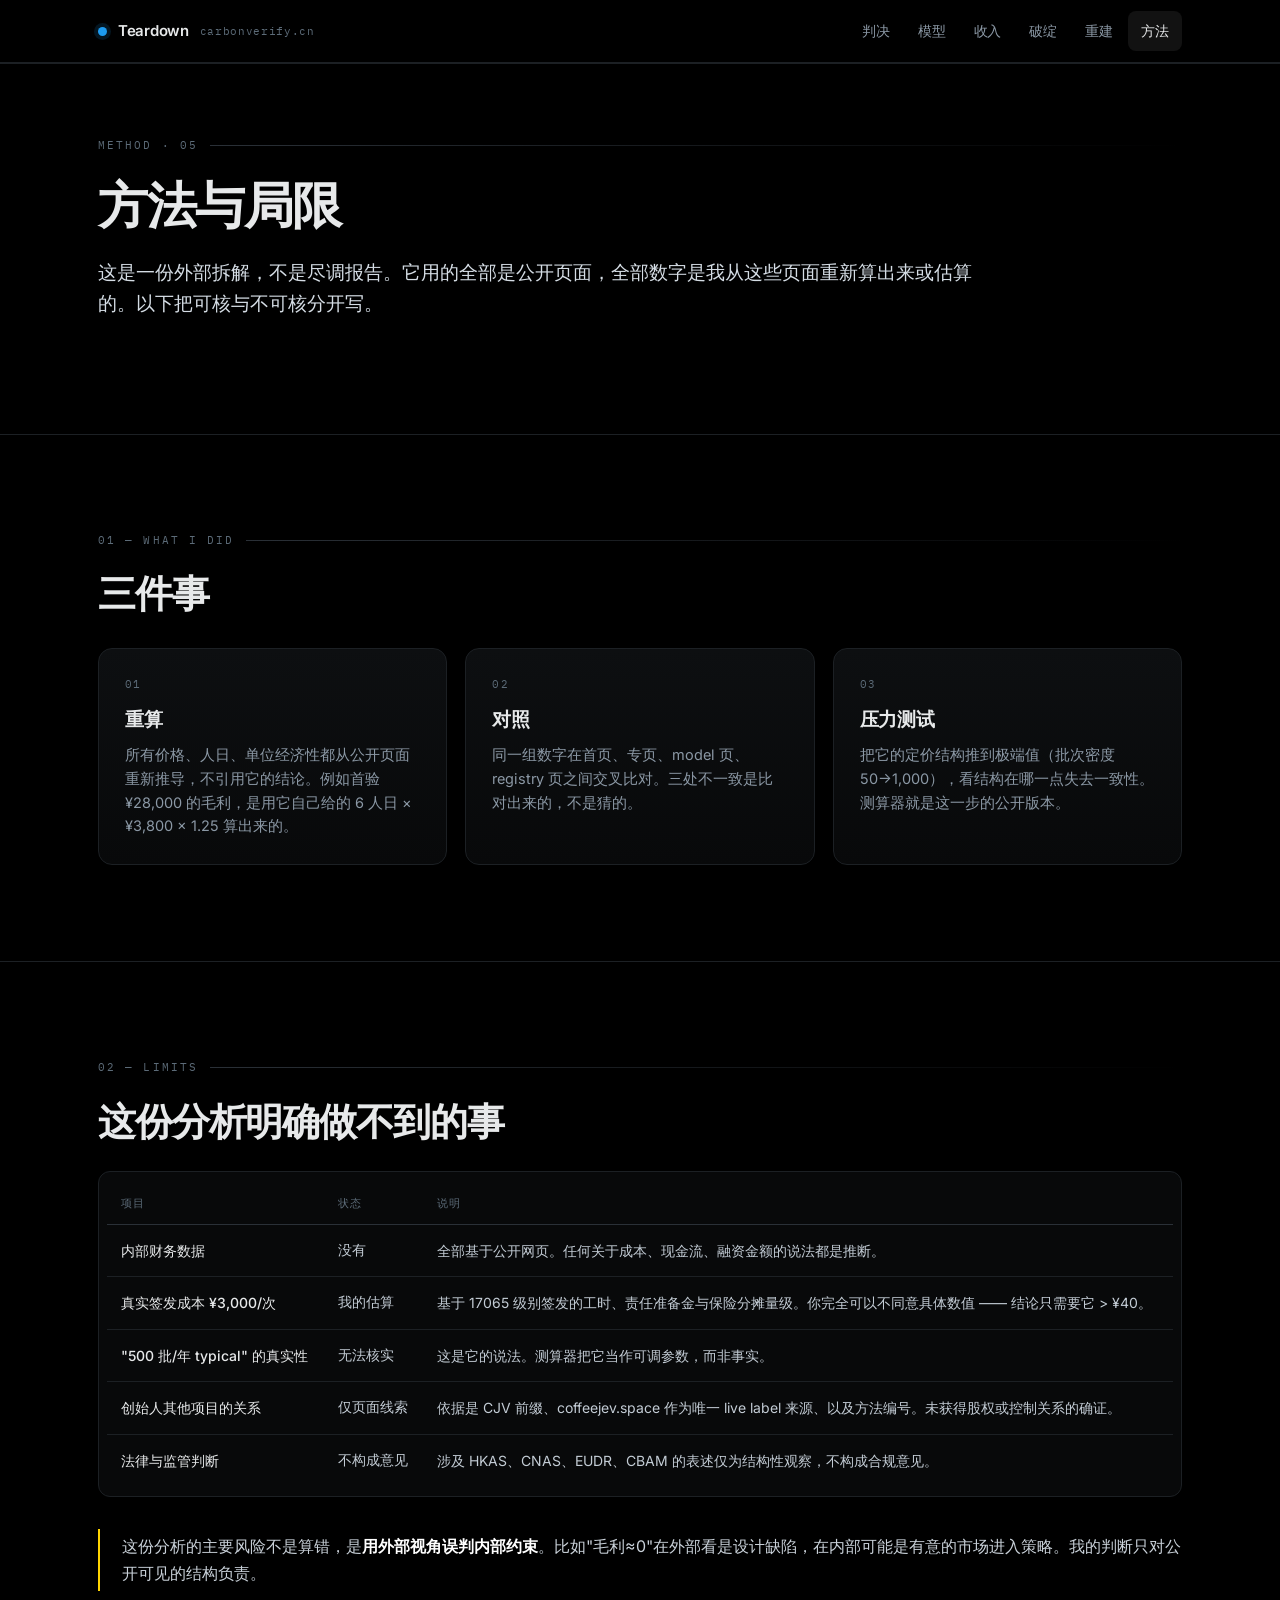
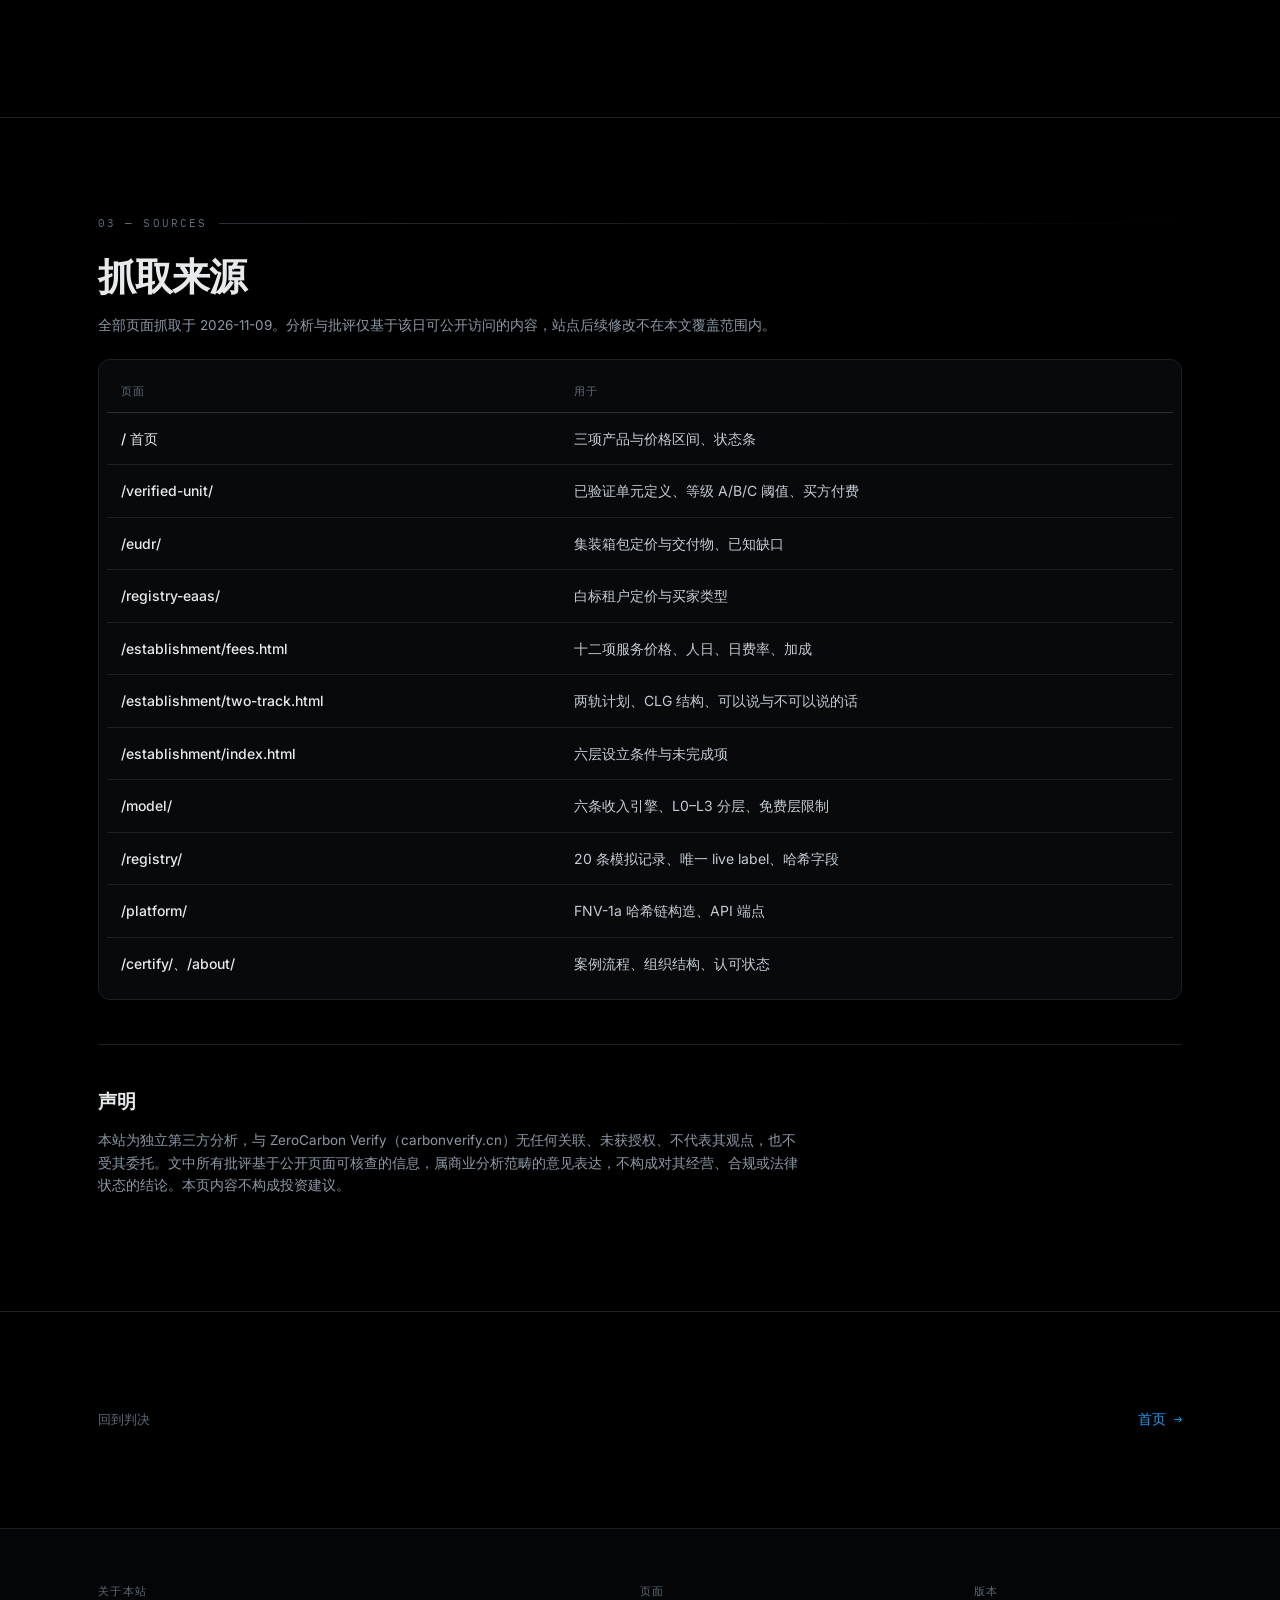
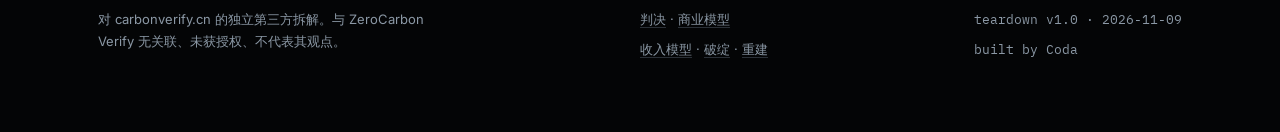
<file: method.html>
<!DOCTYPE html>
<html lang="zh-CN">
<head>
<meta charset="UTF-8">
<meta name="viewport" content="width=device-width, initial-scale=1">
<title>方法与局限 — ZeroCarbon Verify 拆解</title>
<meta name="description" content="分析方法、数据来源、核算口径，以及这份分析明确做不到的事。">
<link rel="preconnect" href="https://fonts.googleapis.com">
<link rel="preconnect" href="https://fonts.gstatic.com" crossorigin>
<link href="https://fonts.googleapis.com/css2?family=Inter:wght@400;500;600&family=IBM+Plex+Mono:wght@400;500&display=swap" rel="stylesheet">
<link rel="stylesheet" href="assets/css/site.css">
</head>
<body>

<header class="nav">
  <div class="nav-in">
    <a class="brand" href="index.html">
      <span class="dot"></span>
      Teardown <small>carbonverify.cn</small>
    </a>
    <nav>
      <div class="item"><a class="lnk" href="index.html">判决</a></div>
      <div class="item">
        <a class="lnk" href="model.html">模型</a>
        <div class="dr">
          <a href="model.html"><b>四层价值栈</b><span>谁付钱 / 谁签字 / 谁被免责</span></a>
          <a href="model.html#unit"><b>单位经济性</b><span>单农场 ¥84,000 怎么算出来</span></a>
        </div>
      </div>
      <div class="item">
        <a class="lnk" href="revenue.html">收入</a>
        <div class="dr">
          <a href="revenue.html#engines"><b>六个引擎</b><span>只有两个能养活公司</span></a>
          <a href="revenue.html#calc"><b>测算器</b><span>拖一下，看模型在哪断裂</span></a>
        </div>
      </div>
      <div class="item">
        <a class="lnk" href="bugs.html">破绽</a>
        <div class="dr">
          <a href="bugs.html#fatal"><b>致命 / 高 / 中</b><span>三处必须立刻修</span></a>
          <a href="bugs.html#numbers"><b>数字打架</b><span>自称透明却自相矛盾</span></a>
        </div>
      </div>
      <div class="item">
        <a class="lnk" href="rebuild.html">重建</a>
        <div class="dr">
          <a href="rebuild.html#lines"><b>六条新业务线</b><span>我会从这里长出什么</span></a>
          <a href="rebuild.html#plan"><b>90 天</b><span>先做哪一件</span></a>
        </div>
      </div>
      <div class="item"><a class="lnk" href="method.html">方法</a></div>
    </nav>
  </div>
</header>

<main>

<section style="padding-top:72px">
  <div class="wrap">
    <div class="eyebrow">Method · 05</div>
    <h1 style="font-size:clamp(32px,4.2vw,50px);max-width:20ch">方法与局限</h1>
    <p class="lead" style="margin-top:24px">这是一份外部拆解，不是尽调报告。它用的全部是公开页面，全部数字是我从这些页面重新算出来或估算的。以下把可核与不可核分开写。</p>
  </div>
</section>

<section>
  <div class="wrap">
    <div class="eyebrow">01 — What I did</div>
    <h2>三件事</h2>
    <div class="grid g3" style="margin-top:32px">
      <div class="card reveal">
        <div class="num">01</div>
        <h3>重算</h3>
        <p>所有价格、人日、单位经济性都从公开页面重新推导，不引用它的结论。例如首验 ¥28,000 的毛利，是用它自己给的 6 人日 × ¥3,800 × 1.25 算出来的。</p>
      </div>
      <div class="card reveal">
        <div class="num">02</div>
        <h3>对照</h3>
        <p>同一组数字在首页、专页、model 页、registry 页之间交叉比对。三处不一致是比对出来的，不是猜的。</p>
      </div>
      <div class="card reveal">
        <div class="num">03</div>
        <h3>压力测试</h3>
        <p>把它的定价结构推到极端值（批次密度 50→1,000），看结构在哪一点失去一致性。测算器就是这一步的公开版本。</p>
      </div>
    </div>
  </div>
</section>

<section>
  <div class="wrap">
    <div class="eyebrow">02 — Limits</div>
    <h2>这份分析明确做不到的事</h2>
    <div class="tbl-wrap" style="margin-top:28px">
      <table class="tbl">
        <thead><tr><th>项目</th><th>状态</th><th>说明</th></tr></thead>
        <tbody>
          <tr><td class="rh">内部财务数据</td><td class="num bad">没有</td><td>全部基于公开网页。任何关于成本、现金流、融资金额的说法都是推断。</td></tr>
          <tr><td class="rh">真实签发成本 ¥3,000/次</td><td class="num warn">我的估算</td><td>基于 17065 级别签发的工时、责任准备金与保险分摊量级。你完全可以不同意具体数值 —— 结论只需要它 &gt; ¥40。</td></tr>
          <tr><td class="rh">"500 批/年 typical" 的真实性</td><td class="num warn">无法核实</td><td>这是它的说法。测算器把它当作可调参数，而非事实。</td></tr>
          <tr><td class="rh">创始人其他项目的关系</td><td class="num warn">仅页面线索</td><td>依据是 CJV 前缀、coffeejev.space 作为唯一 live label 来源、以及方法编号。未获得股权或控制关系的确证。</td></tr>
          <tr><td class="rh">法律与监管判断</td><td class="num bad">不构成意见</td><td>涉及 HKAS、CNAS、EUDR、CBAM 的表述仅为结构性观察，不构成合规意见。</td></tr>
        </tbody>
      </table>
    </div>

    <div class="callout yellow" style="margin-top:32px">
      <p>这份分析的主要风险不是算错，是<b style="color:#fff">用外部视角误判内部约束</b>。比如"毛利≈0"在外部看是设计缺陷，在内部可能是有意的市场进入策略。我的判断只对公开可见的结构负责。</p>
    </div>
  </div>
</section>

<section>
  <div class="wrap">
    <div class="eyebrow">03 — Sources</div>
    <h2>抓取来源</h2>
    <p class="small muted" style="margin-top:16px">全部页面抓取于 2026-11-09。分析与批评仅基于该日可公开访问的内容，站点后续修改不在本文覆盖范围内。</p>
    <div class="tbl-wrap" style="margin-top:22px">
      <table class="tbl">
        <thead><tr><th>页面</th><th>用于</th></tr></thead>
        <tbody>
          <tr><td class="rh">/ 首页</td><td>三项产品与价格区间、状态条</td></tr>
          <tr><td class="rh">/verified-unit/</td><td>已验证单元定义、等级 A/B/C 阈值、买方付费</td></tr>
          <tr><td class="rh">/eudr/</td><td>集装箱包定价与交付物、已知缺口</td></tr>
          <tr><td class="rh">/registry-eaas/</td><td>白标租户定价与买家类型</td></tr>
          <tr><td class="rh">/establishment/fees.html</td><td>十二项服务价格、人日、日费率、加成</td></tr>
          <tr><td class="rh">/establishment/two-track.html</td><td>两轨计划、CLG 结构、可以说与不可以说的话</td></tr>
          <tr><td class="rh">/establishment/index.html</td><td>六层设立条件与未完成项</td></tr>
          <tr><td class="rh">/model/</td><td>六条收入引擎、L0–L3 分层、免费层限制</td></tr>
          <tr><td class="rh">/registry/</td><td>20 条模拟记录、唯一 live label、哈希字段</td></tr>
          <tr><td class="rh">/platform/</td><td>FNV-1a 哈希链构造、API 端点</td></tr>
          <tr><td class="rh">/certify/、/about/</td><td>案例流程、组织结构、认可状态</td></tr>
        </tbody>
      </table>
    </div>

    <div class="hr"></div>

    <h3 style="margin-bottom:14px">声明</h3>
    <p class="small muted" style="max-width:78ch">本站为独立第三方分析，与 ZeroCarbon Verify（carbonverify.cn）无任何关联、未获授权、不代表其观点，也不受其委托。文中所有批评基于公开页面可核查的信息，属商业分析范畴的意见表达，不构成对其经营、合规或法律状态的结论。本页内容不构成投资建议。</p>
  </div>
</section>

<section>
  <div class="wrap" style="display:flex;justify-content:space-between;gap:20px;flex-wrap:wrap;align-items:center">
    <p class="note" style="margin:0">回到判决</p>
    <a href="index.html" style="font-family:var(--mono);font-size:14px;color:var(--accent)">首页 →</a>
  </div>
</section>

</main>

<footer>
  <div class="wrap">
    <div class="foot">
      <div class="foot-col">
        <h4>关于本站</h4>
        <p>对 carbonverify.cn 的独立第三方拆解。与 ZeroCarbon Verify 无关联、未获授权、不代表其观点。</p>
      </div>
      <div class="foot-col">
        <h4>页面</h4>
        <p><a href="index.html">判决</a> · <a href="model.html">商业模型</a></p>
        <p><a href="revenue.html">收入模型</a> · <a href="bugs.html">破绽</a> · <a href="rebuild.html">重建</a></p>
      </div>
      <div class="foot-col">
        <h4>版本</h4>
        <p class="mono">teardown v1.0 · 2026-11-09</p>
        <p class="mono dim">built by Coda</p>
      </div>
    </div>
  </div>
</footer>

<script src="assets/js/site.js"></script>
</body>
</html>
</file>
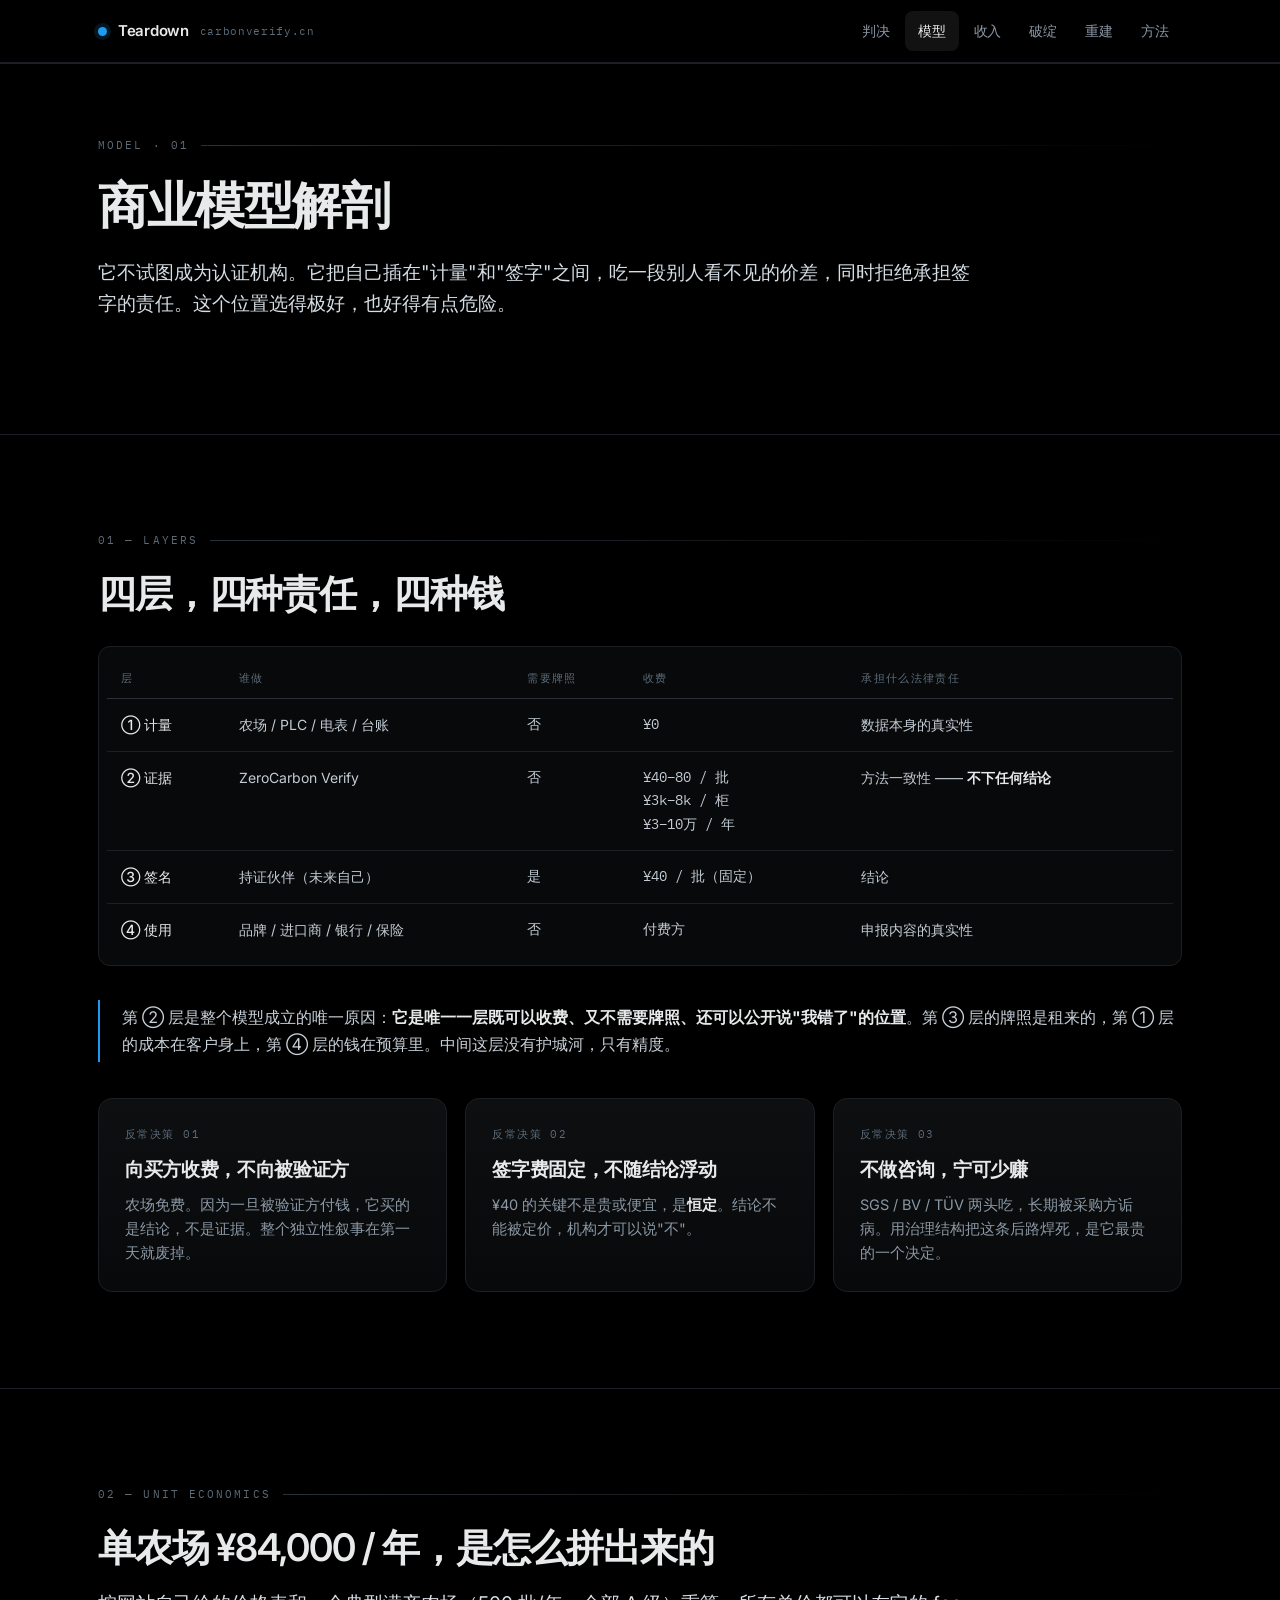
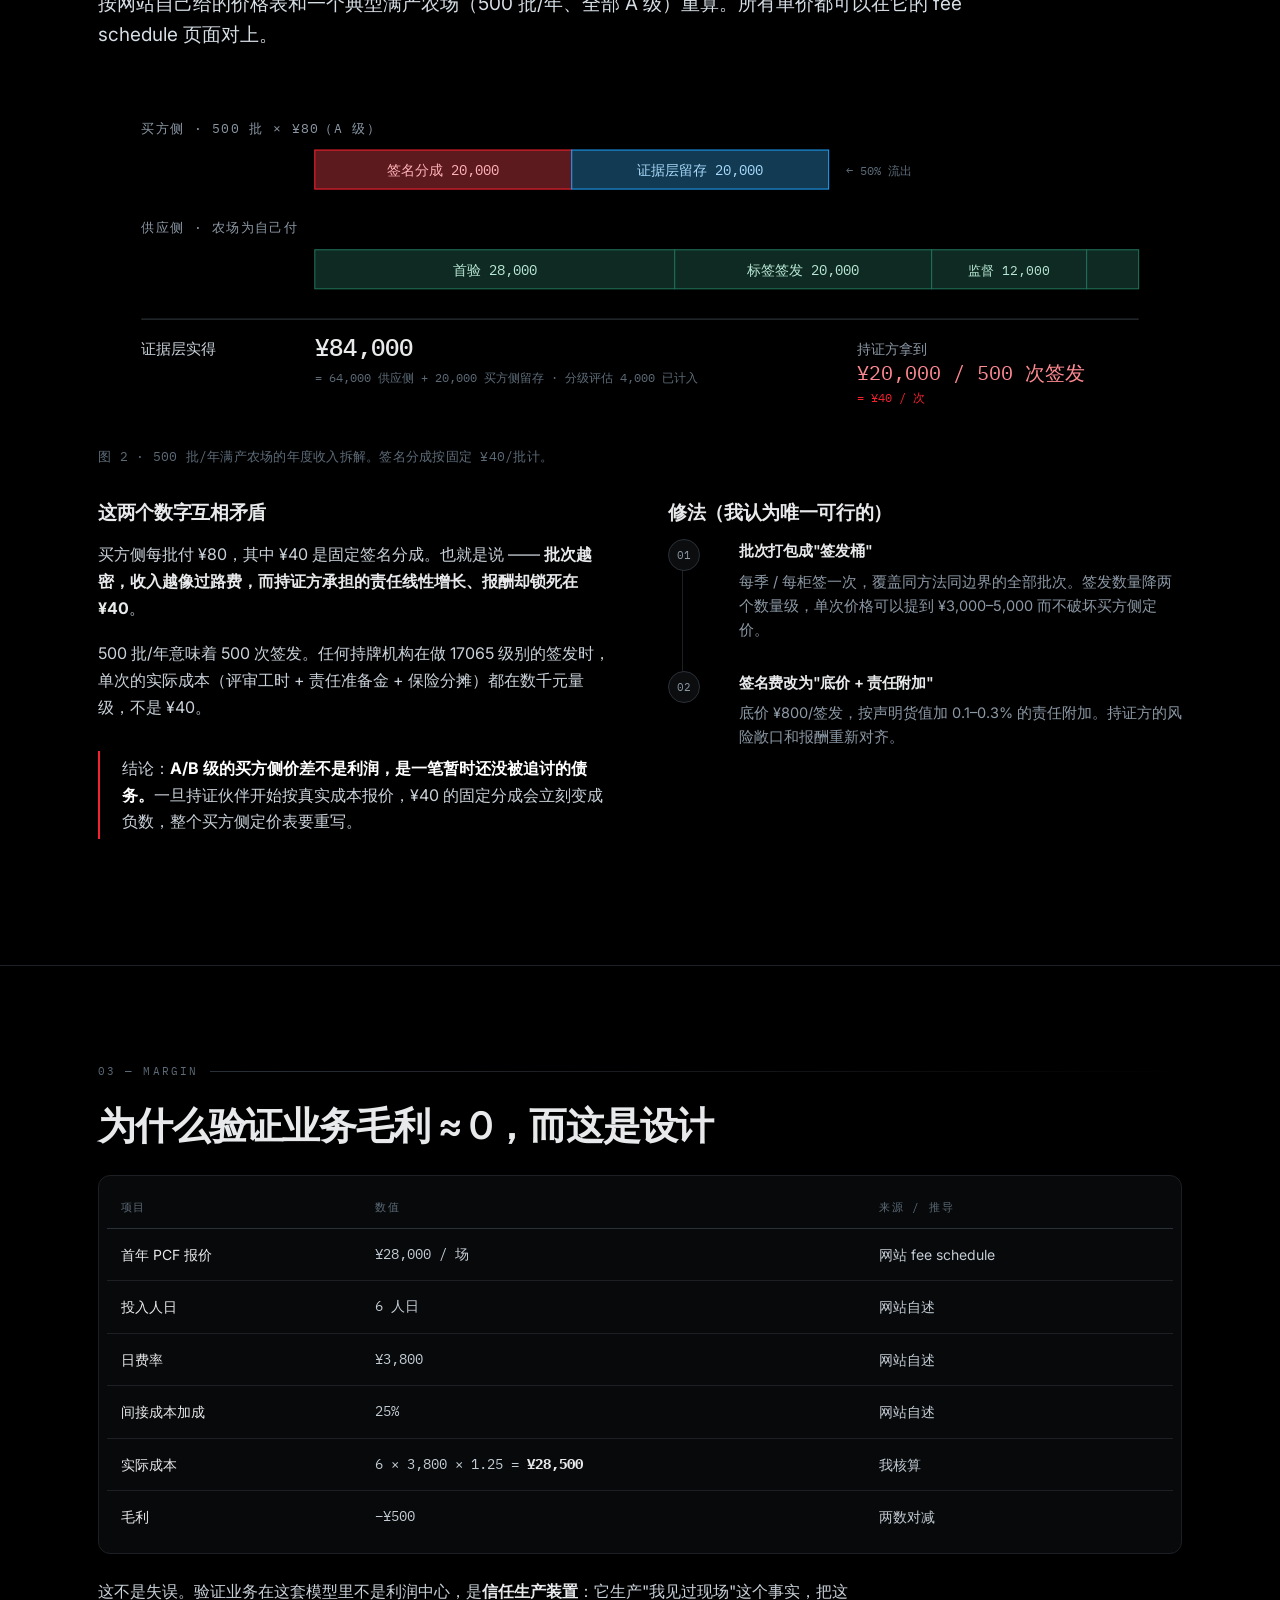
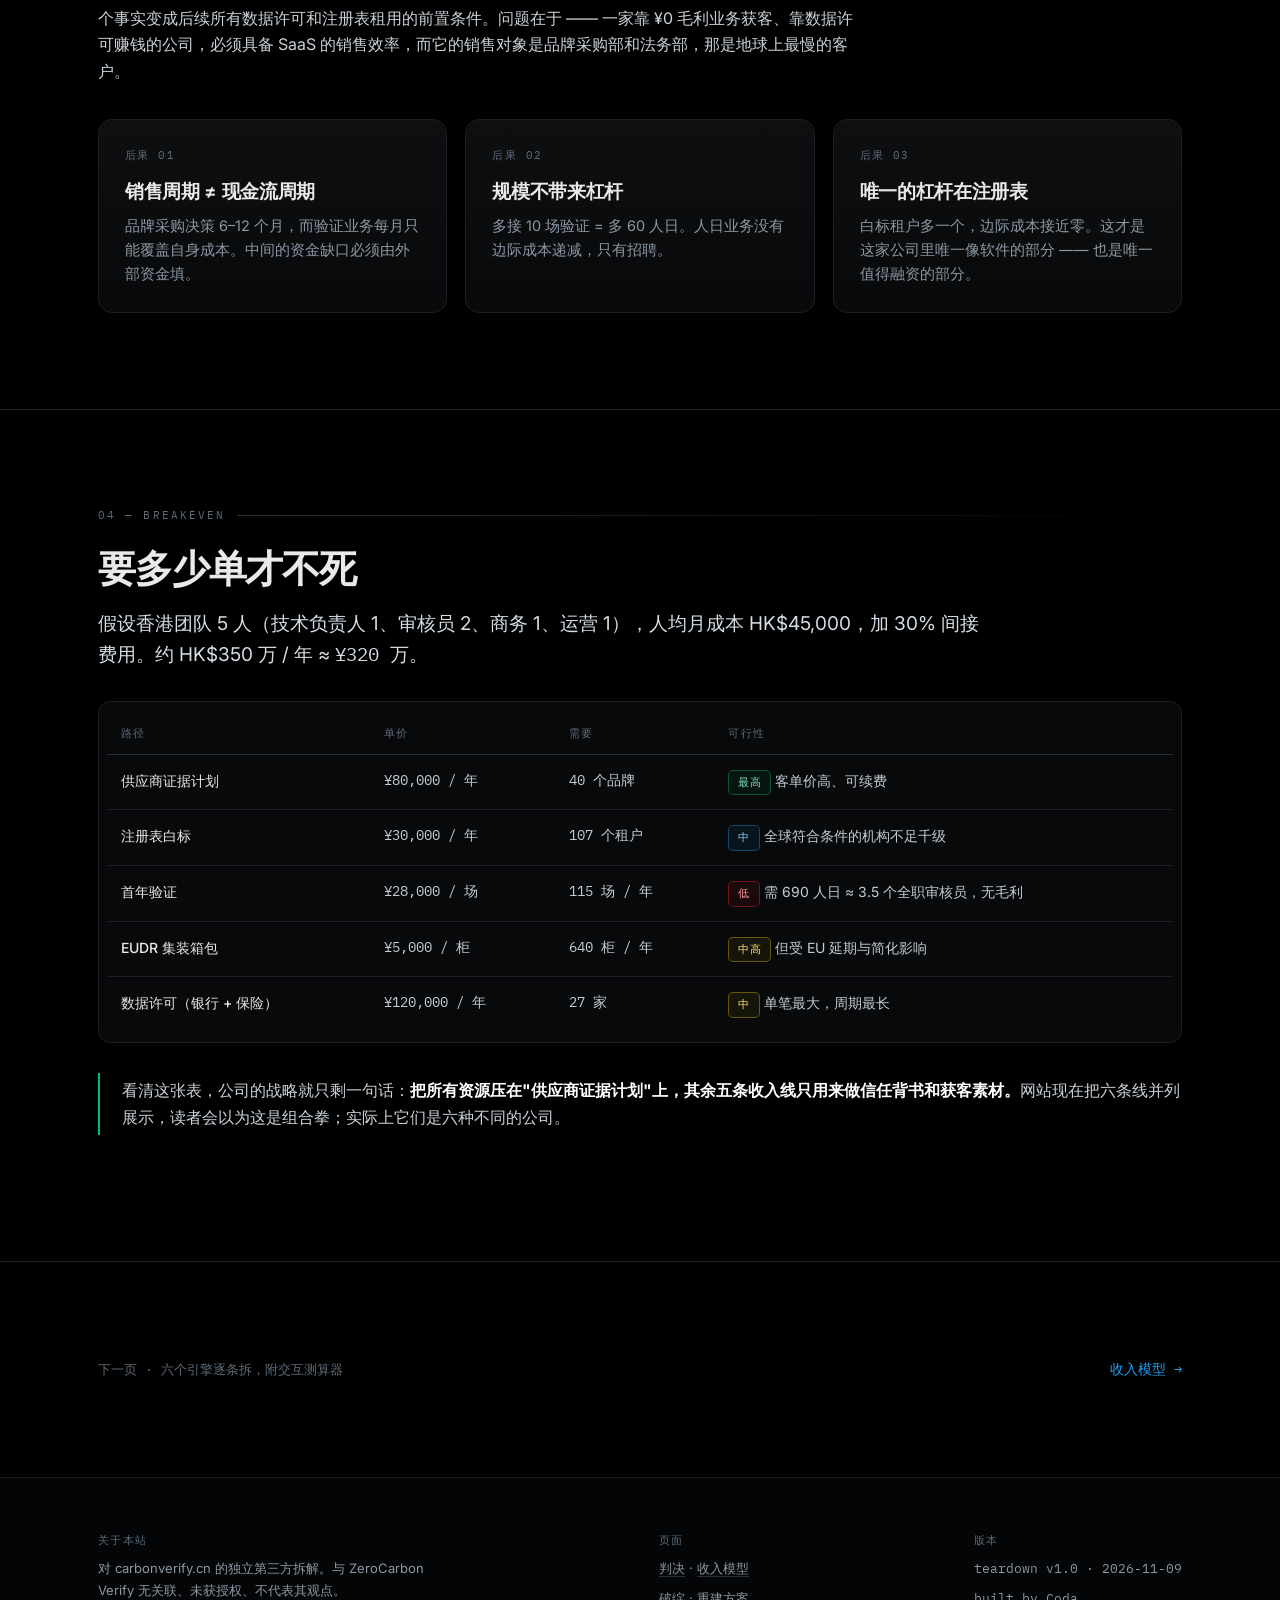
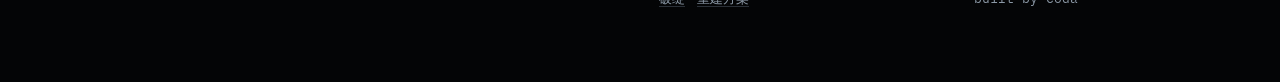
<file: model.html>
<!DOCTYPE html>
<html lang="zh-CN">
<head>
<meta charset="UTF-8">
<meta name="viewport" content="width=device-width, initial-scale=1">
<title>商业模型解剖 — ZeroCarbon Verify 拆解</title>
<meta name="description" content="四层价值栈、三方付款关系、单农场 ¥84,000 收入推导，以及为什么验证业务毛利≈0 是设计而非失误。">
<link rel="preconnect" href="https://fonts.googleapis.com">
<link rel="preconnect" href="https://fonts.gstatic.com" crossorigin>
<link href="https://fonts.googleapis.com/css2?family=Inter:wght@400;500;600&family=IBM+Plex+Mono:wght@400;500&display=swap" rel="stylesheet">
<link rel="stylesheet" href="assets/css/site.css">
</head>
<body>

<header class="nav">
  <div class="nav-in">
    <a class="brand" href="index.html">
      <span class="dot"></span>
      Teardown <small>carbonverify.cn</small>
    </a>
    <nav>
      <div class="item"><a class="lnk" href="index.html">判决</a></div>
      <div class="item">
        <a class="lnk" href="model.html">模型</a>
        <div class="dr">
          <a href="model.html"><b>四层价值栈</b><span>谁付钱 / 谁签字 / 谁被免责</span></a>
          <a href="model.html#unit"><b>单位经济性</b><span>单农场 ¥84,000 怎么算出来</span></a>
        </div>
      </div>
      <div class="item">
        <a class="lnk" href="revenue.html">收入</a>
        <div class="dr">
          <a href="revenue.html#engines"><b>六个引擎</b><span>只有两个能养活公司</span></a>
          <a href="revenue.html#calc"><b>测算器</b><span>拖一下，看模型在哪断裂</span></a>
        </div>
      </div>
      <div class="item">
        <a class="lnk" href="bugs.html">破绽</a>
        <div class="dr">
          <a href="bugs.html#fatal"><b>致命 / 高 / 中</b><span>三处必须立刻修</span></a>
          <a href="bugs.html#numbers"><b>数字打架</b><span>自称透明却自相矛盾</span></a>
        </div>
      </div>
      <div class="item">
        <a class="lnk" href="rebuild.html">重建</a>
        <div class="dr">
          <a href="rebuild.html#lines"><b>六条新业务线</b><span>我会从这里长出什么</span></a>
          <a href="rebuild.html#plan"><b>90 天</b><span>先做哪一件</span></a>
        </div>
      </div>
      <div class="item"><a class="lnk" href="method.html">方法</a></div>
    </nav>
  </div>
</header>

<main>

<section style="padding-top:72px">
  <div class="wrap">
    <div class="eyebrow">Model · 01</div>
    <h1 style="font-size:clamp(32px,4.2vw,50px);max-width:20ch">商业模型解剖</h1>
    <p class="lead" style="margin-top:24px">它不试图成为认证机构。它把自己插在"计量"和"签字"之间，吃一段别人看不见的价差，同时拒绝承担签字的责任。这个位置选得极好，也好得有点危险。</p>
  </div>
</section>

<section id="layers">
  <div class="wrap">
    <div class="eyebrow">01 — Layers</div>
    <h2>四层，四种责任，四种钱</h2>

    <div class="tbl-wrap" style="margin-top:30px">
      <table class="tbl">
        <thead>
          <tr><th>层</th><th>谁做</th><th>需要牌照</th><th>收费</th><th>承担什么法律责任</th></tr>
        </thead>
        <tbody>
          <tr>
            <td class="rh">① 计量</td>
            <td>农场 / PLC / 电表 / 台账</td>
            <td class="num">否</td>
            <td class="num">¥0</td>
            <td>数据本身的真实性</td>
          </tr>
          <tr>
            <td class="rh">② 证据</td>
            <td>ZeroCarbon Verify</td>
            <td class="num good">否</td>
            <td class="num">¥40–80 / 批<br>¥3k–8k / 柜<br>¥3–10万 / 年</td>
            <td>方法一致性 —— <b style="color:var(--text)">不下任何结论</b></td>
          </tr>
          <tr>
            <td class="rh">③ 签名</td>
            <td>持证伙伴（未来自己）</td>
            <td class="num bad">是</td>
            <td class="num">¥40 / 批（固定）</td>
            <td>结论</td>
          </tr>
          <tr>
            <td class="rh">④ 使用</td>
            <td>品牌 / 进口商 / 银行 / 保险</td>
            <td class="num">否</td>
            <td class="num">付费方</td>
            <td>申报内容的真实性</td>
          </tr>
        </tbody>
      </table>
    </div>

    <div class="callout" style="margin-top:34px">
      <p>第 ② 层是整个模型成立的唯一原因：<b style="color:var(--text)">它是唯一一层既可以收费、又不需要牌照、还可以公开说"我错了"的位置</b>。第 ③ 层的牌照是租来的，第 ① 层的成本在客户身上，第 ④ 层的钱在预算里。中间这层没有护城河，只有精度。</p>
    </div>

    <div class="grid g3" style="margin-top:36px">
      <div class="card reveal">
        <div class="num">反常决策 01</div>
        <h3>向买方收费，不向被验证方</h3>
        <p>农场免费。因为一旦被验证方付钱，它买的是结论，不是证据。整个独立性叙事在第一天就废掉。</p>
      </div>
      <div class="card reveal">
        <div class="num">反常决策 02</div>
        <h3>签字费固定，不随结论浮动</h3>
        <p>¥40 的关键不是贵或便宜，是<b style="color:var(--text)">恒定</b>。结论不能被定价，机构才可以说"不"。</p>
      </div>
      <div class="card reveal">
        <div class="num">反常决策 03</div>
        <h3>不做咨询，宁可少赚</h3>
        <p>SGS / BV / TÜV 两头吃，长期被采购方诟病。用治理结构把这条后路焊死，是它最贵的一个决定。</p>
      </div>
    </div>
  </div>
</section>

<section id="unit">
  <div class="wrap">
    <div class="eyebrow">02 — Unit economics</div>
    <h2>单农场 ¥84,000 / 年，是怎么拼出来的</h2>
    <p class="lead" style="margin-top:20px">按网站自己给的价格表和一个典型满产农场（500 批/年、全部 A 级）重算。所有单价都可以在它的 fee schedule 页面对上。</p>

    <figure class="reveal">
      <svg viewBox="0 0 1000 320" role="img" aria-label="单农场年度收入构成">
        <title>单农场年度收入构成</title>
        <desc>买方侧毛收入 40,000 元，其中签名分成 20,000 元流出，留存 20,000 元；供应侧 64,000 元；合计 84,000 元。</desc>

        <text x="40" y="44" font-family="IBM Plex Mono, monospace" font-size="12" fill="#8b98a5" letter-spacing="1.2">买方侧 · 500 批 × ¥80（A 级）</text>

        <rect x="200" y="60" width="237" height="36" fill="#5c1a1e" stroke="#f4212e" stroke-width="1"/>
        <text x="318" y="83" font-family="IBM Plex Mono, monospace" font-size="12.5" fill="#ffb3b8" text-anchor="middle">签名分成 20,000</text>
        <rect x="437" y="60" width="237" height="36" fill="#123a52" stroke="#1d9bf0" stroke-width="1"/>
        <text x="555" y="83" font-family="IBM Plex Mono, monospace" font-size="12.5" fill="#a8d8fb" text-anchor="middle">证据层留存 20,000</text>
        <text x="690" y="83" font-family="IBM Plex Mono, monospace" font-size="11.5" fill="#5c6b78">← 50% 流出</text>

        <text x="40" y="136" font-family="IBM Plex Mono, monospace" font-size="12" fill="#8b98a5" letter-spacing="1.2">供应侧 · 农场为自己付</text>

        <rect x="200" y="152" width="332" height="36" fill="#0f2a22" stroke="#1f6f57" stroke-width="1"/>
        <text x="366" y="175" font-family="IBM Plex Mono, monospace" font-size="12.5" fill="#b8e8d6" text-anchor="middle">首验 28,000</text>
        <rect x="532" y="152" width="237" height="36" fill="#0f2a22" stroke="#1f6f57" stroke-width="1"/>
        <text x="650" y="175" font-family="IBM Plex Mono, monospace" font-size="12.5" fill="#b8e8d6" text-anchor="middle">标签签发 20,000</text>
        <rect x="769" y="152" width="143" height="36" fill="#0f2a22" stroke="#1f6f57" stroke-width="1"/>
        <text x="840" y="175" font-family="IBM Plex Mono, monospace" font-size="12" fill="#b8e8d6" text-anchor="middle">监督 12,000</text>
        <rect x="912" y="152" width="48" height="36" fill="#0f2a22" stroke="#1f6f57" stroke-width="1"/>

        <line x1="40" y1="216" x2="960" y2="216" stroke="#2a3037" stroke-width="1"/>
        <text x="40" y="248" font-family="Inter, sans-serif" font-size="14" fill="#c9d1d9">证据层实得</text>
        <text x="200" y="250" font-family="IBM Plex Mono, monospace" font-size="22" font-weight="500" fill="#e7e9ea">¥84,000</text>
        <text x="200" y="274" font-family="IBM Plex Mono, monospace" font-size="11.5" fill="#5c6b78">= 64,000 供应侧 + 20,000 买方侧留存   ·   分级评估 4,000 已计入</text>

        <text x="700" y="248" font-family="Inter, sans-serif" font-size="13" fill="#8b98a5">持证方拿到</text>
        <text x="700" y="272" font-family="IBM Plex Mono, monospace" font-size="18" fill="#ff8a92">¥20,000 / 500 次签发</text>
        <text x="700" y="292" font-family="IBM Plex Mono, monospace" font-size="11.5" fill="#f4212e">= ¥40 / 次</text>
      </svg>
      <figcaption>图 2 · 500 批/年满产农场的年度收入拆解。签名分成按固定 ¥40/批计。</figcaption>
    </figure>

    <div class="two" style="margin-top:30px">
      <div>
        <h3 style="margin-bottom:16px">这两个数字互相矛盾</h3>
        <p>买方侧每批付 ¥80，其中 ¥40 是固定签名分成。也就是说 —— <b style="color:var(--text)">批次越密，收入越像过路费，而持证方承担的责任线性增长、报酬却锁死在 ¥40</b>。</p>
        <p>500 批/年意味着 500 次签发。任何持牌机构在做 17065 级别的签发时，单次的实际成本（评审工时 + 责任准备金 + 保险分摊）都在数千元量级，不是 ¥40。</p>
        <div class="callout red">
          <p>结论：<b style="color:#fff">A/B 级的买方侧价差不是利润，是一笔暂时还没被追讨的债务。</b>一旦持证伙伴开始按真实成本报价，¥40 的固定分成会立刻变成负数，整个买方侧定价表要重写。</p>
        </div>
      </div>
      <div>
        <h3 style="margin-bottom:16px">修法（我认为唯一可行的）</h3>
        <ol class="steps" style="margin-top:6px">
          <li>
            <h3 style="font-size:15px">批次打包成"签发桶"</h3>
            <p>每季 / 每柜签一次，覆盖同方法同边界的全部批次。签发数量降两个数量级，单次价格可以提到 ¥3,000–5,000 而不破坏买方侧定价。</p>
          </li>
          <li>
            <h3 style="font-size:15px">签名费改为"底价 + 责任附加"</h3>
            <p>底价 ¥800/签发，按声明货值加 0.1–0.3% 的责任附加。持证方的风险敞口和报酬重新对齐。</p>
          </li>
        </ol>
      </div>
    </div>
  </div>
</section>

<section id="margin">
  <div class="wrap">
    <div class="eyebrow">03 — Margin</div>
    <h2>为什么验证业务毛利 ≈ 0，而这是设计</h2>

    <div class="tbl-wrap" style="margin-top:28px">
      <table class="tbl">
        <thead><tr><th>项目</th><th>数值</th><th>来源 / 推导</th></tr></thead>
        <tbody>
          <tr><td>首年 PCF 报价</td><td class="num">¥28,000 / 场</td><td>网站 fee schedule</td></tr>
          <tr><td>投入人日</td><td class="num">6 人日</td><td>网站自述</td></tr>
          <tr><td>日费率</td><td class="num">¥3,800</td><td>网站自述</td></tr>
          <tr><td>间接成本加成</td><td class="num">25%</td><td>网站自述</td></tr>
          <tr><td>实际成本</td><td class="num">6 × 3,800 × 1.25 = <b style="color:var(--text)">¥28,500</b></td><td>我核算</td></tr>
          <tr><td>毛利</td><td class="num bad">−¥500</td><td>两数对减</td></tr>
        </tbody>
      </table>
    </div>

    <p style="margin-top:24px;max-width:76ch">这不是失误。验证业务在这套模型里不是利润中心，是<b style="color:var(--text)">信任生产装置</b>：它生产"我见过现场"这个事实，把这个事实变成后续所有数据许可和注册表租用的前置条件。问题在于 —— 一家靠 ¥0 毛利业务获客、靠数据许可赚钱的公司，必须具备 SaaS 的销售效率，而它的销售对象是品牌采购部和法务部，那是地球上最慢的客户。</p>

    <div class="grid g3" style="margin-top:34px">
      <div class="card reveal">
        <div class="num">后果 01</div>
        <h3>销售周期 ≠ 现金流周期</h3>
        <p>品牌采购决策 6–12 个月，而验证业务每月只能覆盖自身成本。中间的资金缺口必须由外部资金填。</p>
      </div>
      <div class="card reveal">
        <div class="num">后果 02</div>
        <h3>规模不带来杠杆</h3>
        <p>多接 10 场验证 = 多 60 人日。人日业务没有边际成本递减，只有招聘。</p>
      </div>
      <div class="card reveal">
        <div class="num">后果 03</div>
        <h3>唯一的杠杆在注册表</h3>
        <p>白标租户多一个，边际成本接近零。这才是这家公司里唯一像软件的部分 —— 也是唯一值得融资的部分。</p>
      </div>
    </div>
  </div>
</section>

<section id="breakeven">
  <div class="wrap">
    <div class="eyebrow">04 — Breakeven</div>
    <h2>要多少单才不死</h2>
    <p class="lead" style="margin-top:18px">假设香港团队 5 人（技术负责人 1、审核员 2、商务 1、运营 1），人均月成本 HK$45,000，加 30% 间接费用。约 HK$350 万 / 年 ≈ <span class="mono">¥320 万</span>。</p>

    <div class="tbl-wrap" style="margin-top:30px">
      <table class="tbl">
        <thead><tr><th>路径</th><th>单价</th><th>需要</th><th>可行性</th></tr></thead>
        <tbody>
          <tr>
            <td class="rh">供应商证据计划</td>
            <td class="num">¥80,000 / 年</td>
            <td class="num">40 个品牌</td>
            <td><span class="pill a">最高</span> 客单价高、可续费</td>
          </tr>
          <tr>
            <td class="rh">注册表白标</td>
            <td class="num">¥30,000 / 年</td>
            <td class="num">107 个租户</td>
            <td><span class="pill b">中</span> 全球符合条件的机构不足千级</td>
          </tr>
          <tr>
            <td class="rh">首年验证</td>
            <td class="num">¥28,000 / 场</td>
            <td class="num">115 场 / 年</td>
            <td><span class="pill d">低</span> 需 690 人日 ≈ 3.5 个全职审核员，无毛利</td>
          </tr>
          <tr>
            <td class="rh">EUDR 集装箱包</td>
            <td class="num">¥5,000 / 柜</td>
            <td class="num">640 柜 / 年</td>
            <td><span class="pill c">中高</span> 但受 EU 延期与简化影响</td>
          </tr>
          <tr>
            <td class="rh">数据许可（银行 + 保险）</td>
            <td class="num">¥120,000 / 年</td>
            <td class="num">27 家</td>
            <td><span class="pill c">中</span> 单笔最大，周期最长</td>
          </tr>
        </tbody>
      </table>
    </div>

    <div class="callout green" style="margin-top:30px">
      <p>看清这张表，公司的战略就只剩一句话：<b style="color:#fff">把所有资源压在"供应商证据计划"上，其余五条收入线只用来做信任背书和获客素材。</b>网站现在把六条线并列展示，读者会以为这是组合拳；实际上它们是六种不同的公司。</p>
    </div>
  </div>
</section>

<section>
  <div class="wrap" style="display:flex;justify-content:space-between;gap:20px;flex-wrap:wrap;align-items:center">
    <p class="note" style="margin:0">下一页 · 六个引擎逐条拆，附交互测算器</p>
    <a href="revenue.html" style="font-family:var(--mono);font-size:14px;color:var(--accent)">收入模型 →</a>
  </div>
</section>

</main>

<footer>
  <div class="wrap">
    <div class="foot">
      <div class="foot-col">
        <h4>关于本站</h4>
        <p>对 carbonverify.cn 的独立第三方拆解。与 ZeroCarbon Verify 无关联、未获授权、不代表其观点。</p>
      </div>
      <div class="foot-col">
        <h4>页面</h4>
        <p><a href="index.html">判决</a> · <a href="revenue.html">收入模型</a></p>
        <p><a href="bugs.html">破绽</a> · <a href="rebuild.html">重建方案</a></p>
      </div>
      <div class="foot-col">
        <h4>版本</h4>
        <p class="mono">teardown v1.0 · 2026-11-09</p>
        <p class="mono dim">built by Coda</p>
      </div>
    </div>
  </div>
</footer>

<script src="assets/js/site.js"></script>
</body>
</html>
</file>
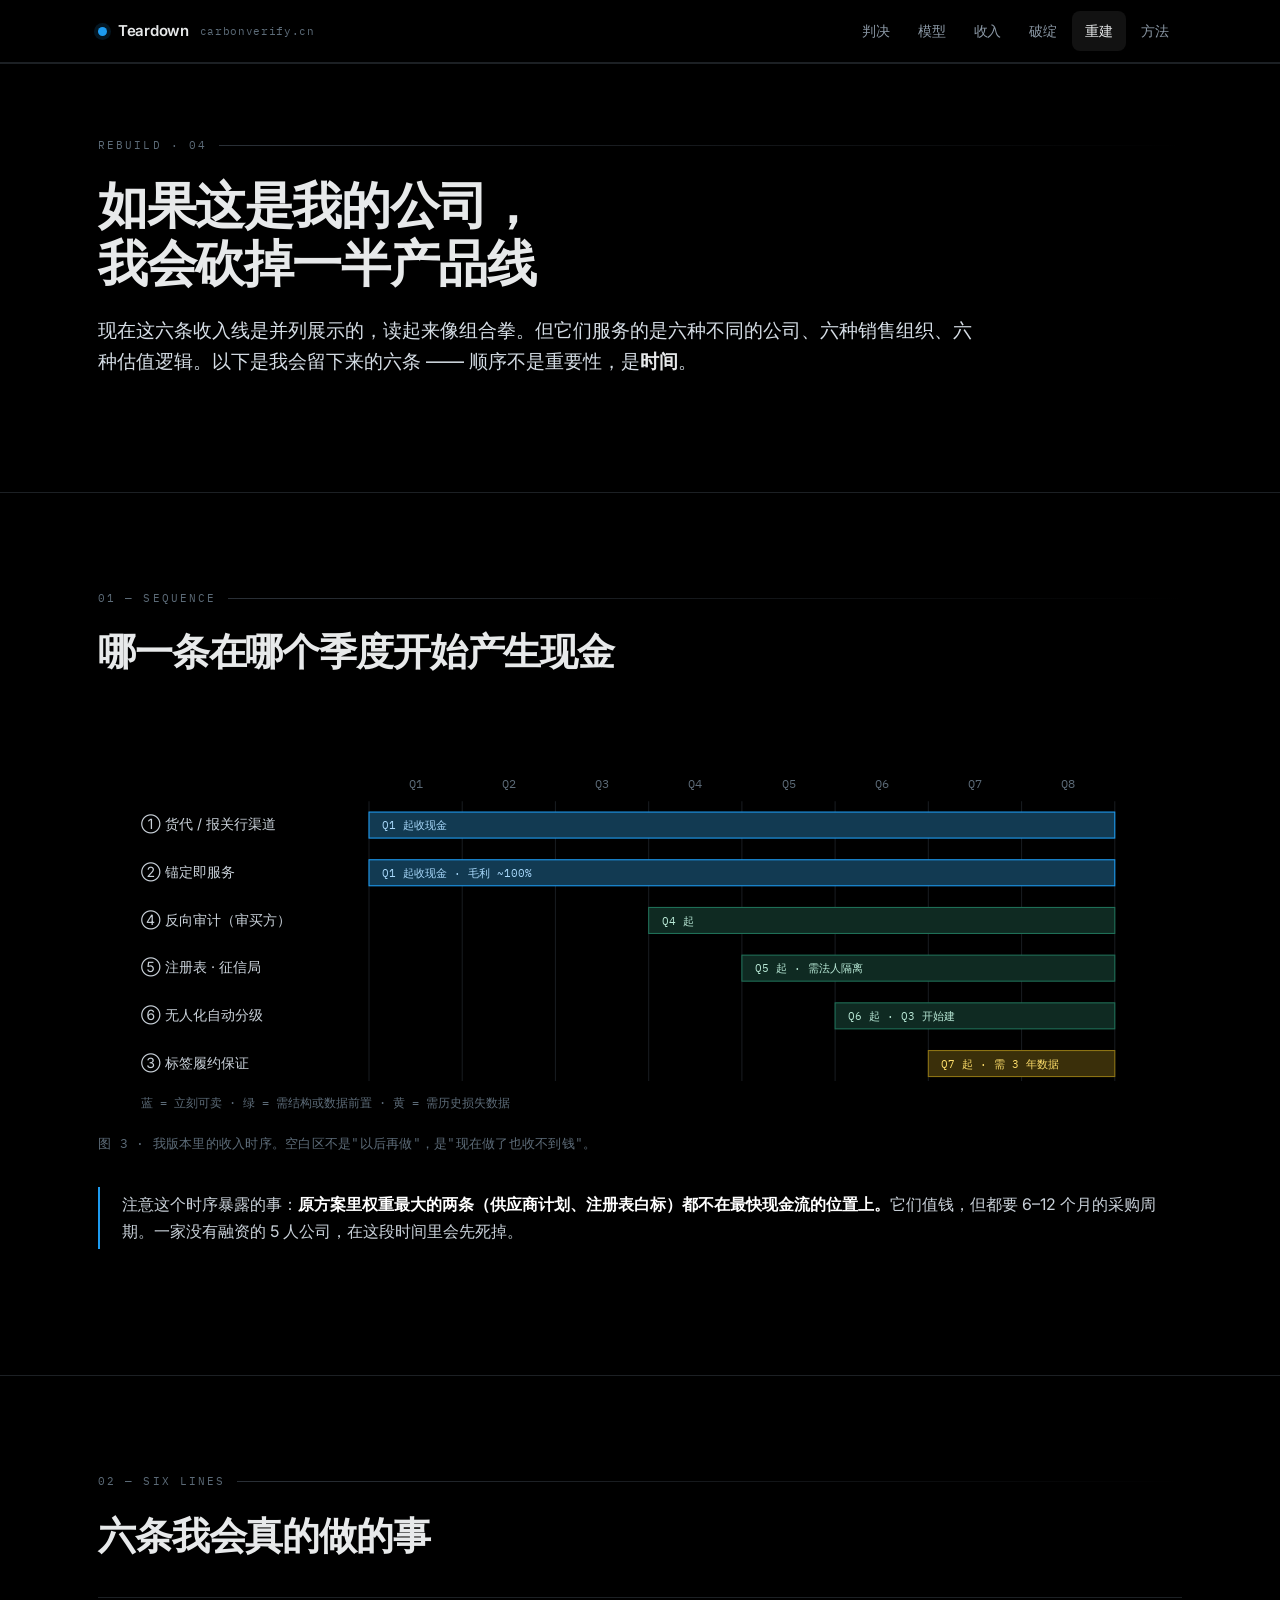
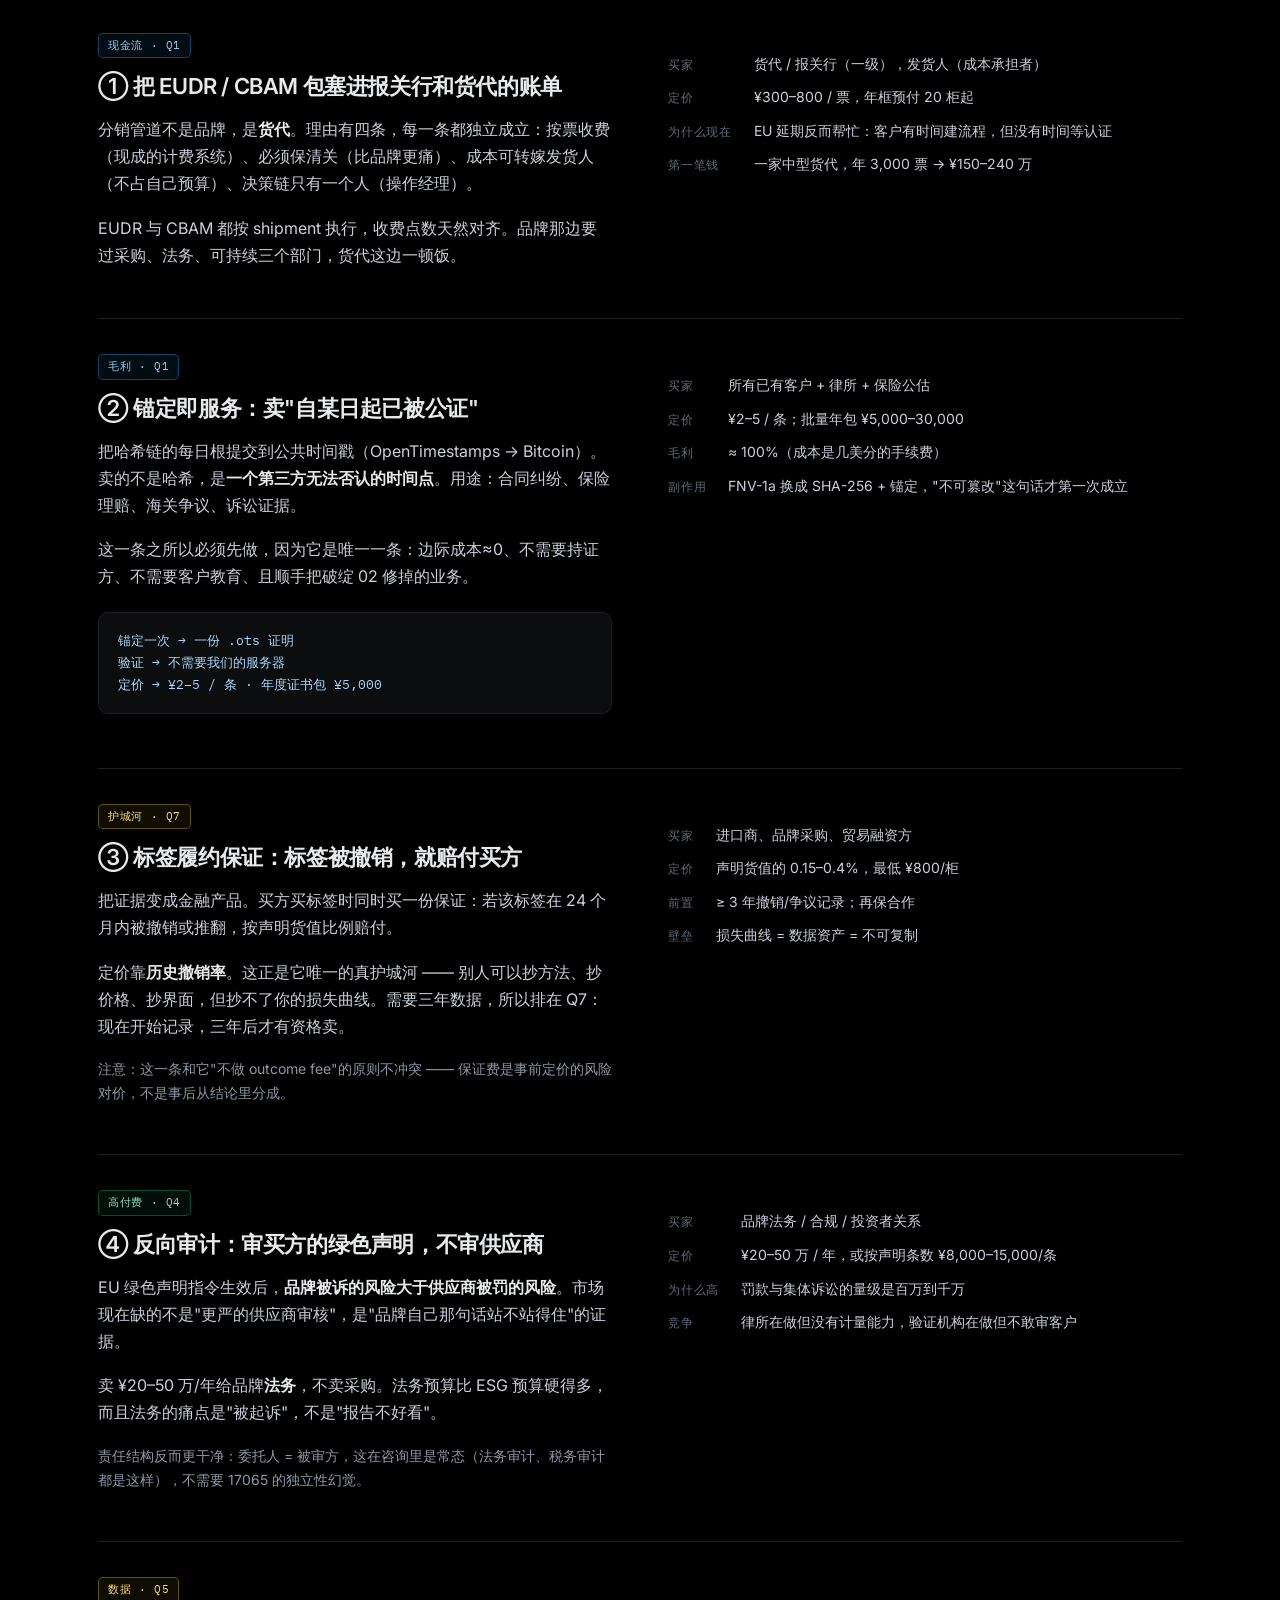
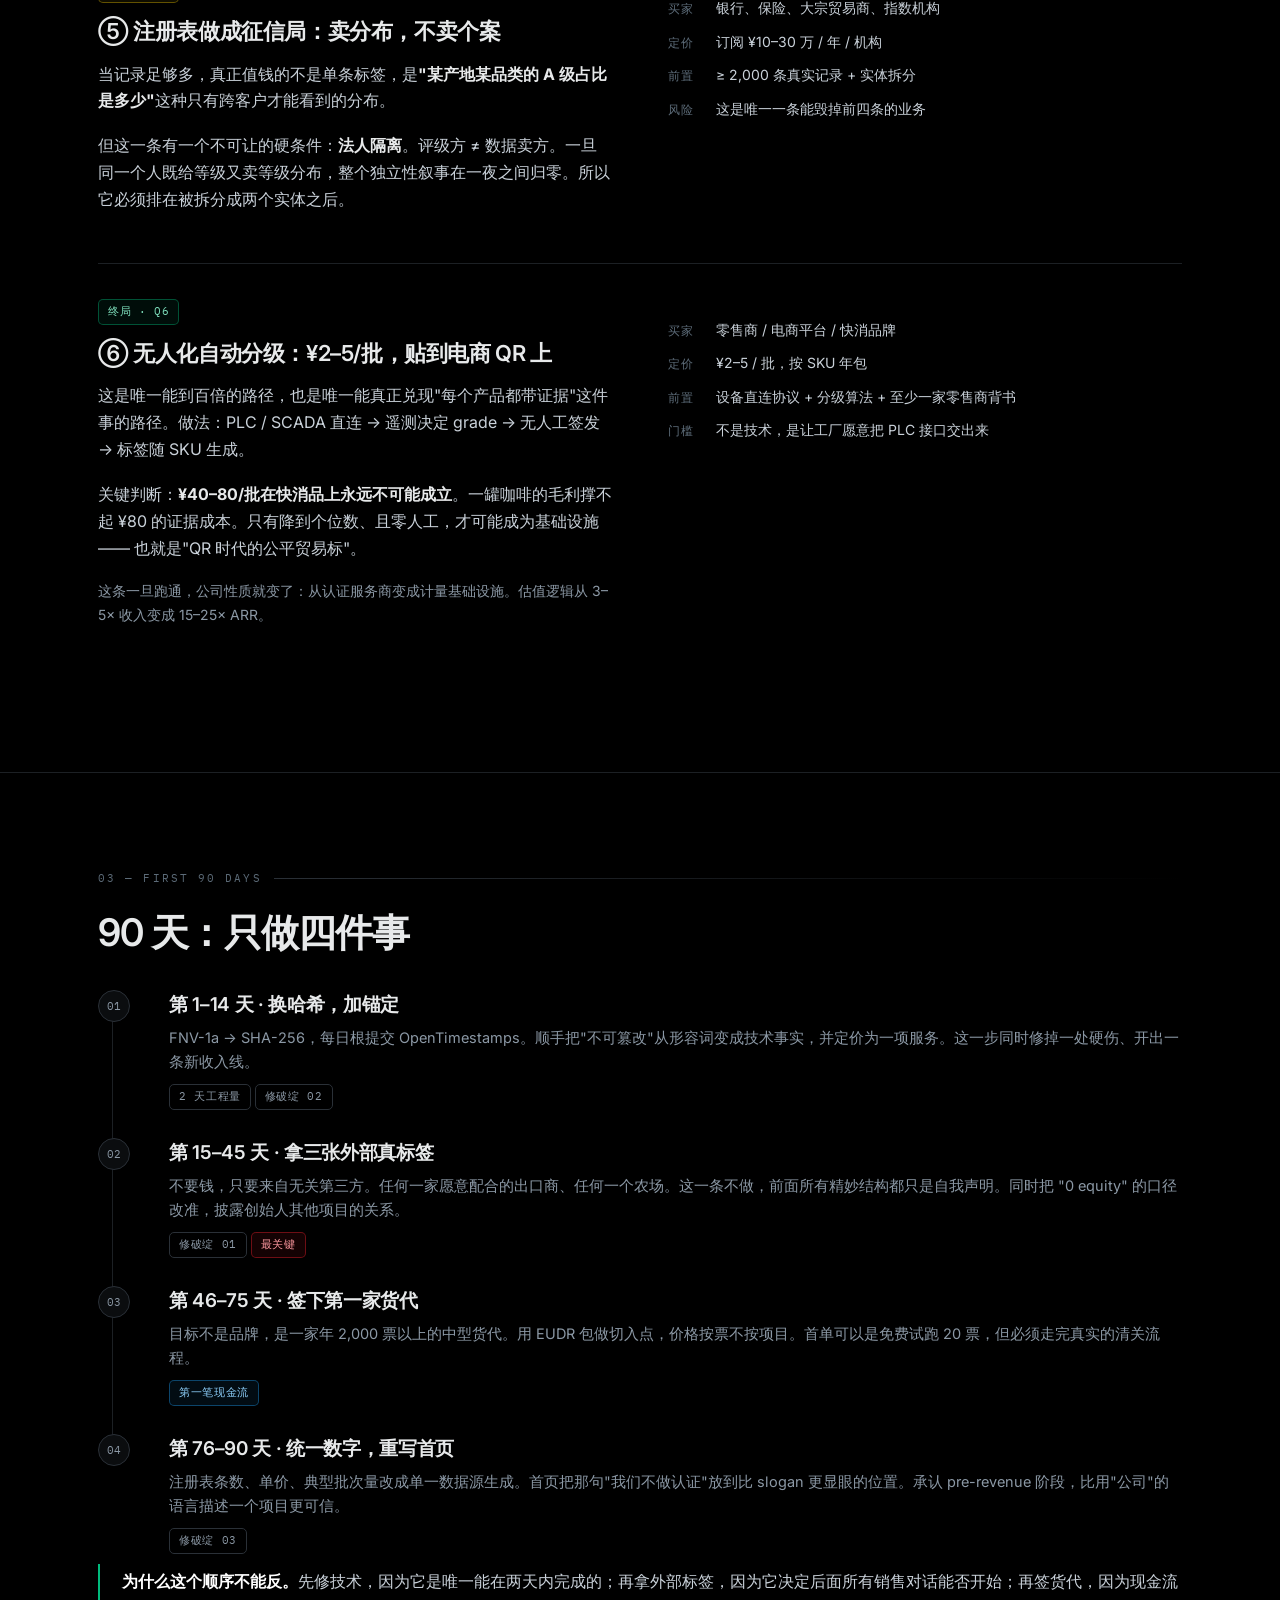
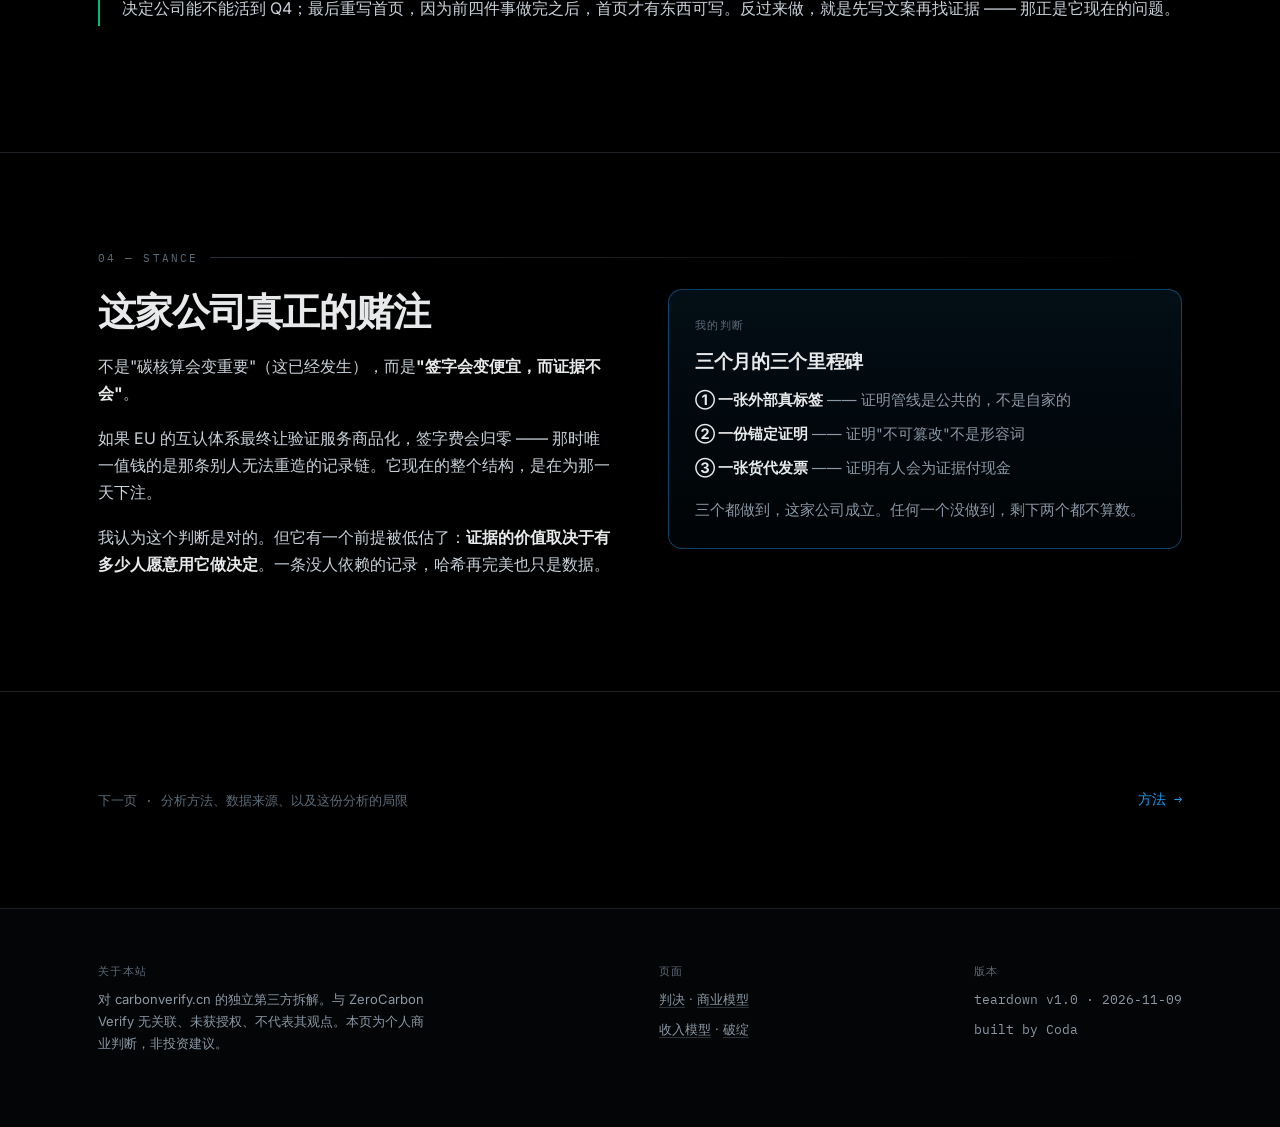
<file: rebuild.html>
<!DOCTYPE html>
<html lang="zh-CN">
<head>
<meta charset="UTF-8">
<meta name="viewport" content="width=device-width, initial-scale=1">
<title>重建方案 — 如果这是我的公司</title>
<meta name="description" content="六条我会真正做的业务线，按现金流→护城河→规模排序，附八季度时序与 90 天执行顺序。">
<link rel="preconnect" href="https://fonts.googleapis.com">
<link rel="preconnect" href="https://fonts.gstatic.com" crossorigin>
<link href="https://fonts.googleapis.com/css2?family=Inter:wght@400;500;600&family=IBM+Plex+Mono:wght@400;500&display=swap" rel="stylesheet">
<link rel="stylesheet" href="assets/css/site.css">
</head>
<body>

<header class="nav">
  <div class="nav-in">
    <a class="brand" href="index.html">
      <span class="dot"></span>
      Teardown <small>carbonverify.cn</small>
    </a>
    <nav>
      <div class="item"><a class="lnk" href="index.html">判决</a></div>
      <div class="item">
        <a class="lnk" href="model.html">模型</a>
        <div class="dr">
          <a href="model.html"><b>四层价值栈</b><span>谁付钱 / 谁签字 / 谁被免责</span></a>
          <a href="model.html#unit"><b>单位经济性</b><span>单农场 ¥84,000 怎么算出来</span></a>
        </div>
      </div>
      <div class="item">
        <a class="lnk" href="revenue.html">收入</a>
        <div class="dr">
          <a href="revenue.html#engines"><b>六个引擎</b><span>只有两个能养活公司</span></a>
          <a href="revenue.html#calc"><b>测算器</b><span>拖一下，看模型在哪断裂</span></a>
        </div>
      </div>
      <div class="item">
        <a class="lnk" href="bugs.html">破绽</a>
        <div class="dr">
          <a href="bugs.html#fatal"><b>致命 / 高 / 中</b><span>三处必须立刻修</span></a>
          <a href="bugs.html#numbers"><b>数字打架</b><span>自称透明却自相矛盾</span></a>
        </div>
      </div>
      <div class="item">
        <a class="lnk" href="rebuild.html">重建</a>
        <div class="dr">
          <a href="rebuild.html#lines"><b>六条新业务线</b><span>我会从这里长出什么</span></a>
          <a href="rebuild.html#plan"><b>90 天</b><span>先做哪一件</span></a>
        </div>
      </div>
      <div class="item"><a class="lnk" href="method.html">方法</a></div>
    </nav>
  </div>
</header>

<main>

<section style="padding-top:72px">
  <div class="wrap">
    <div class="eyebrow">Rebuild · 04</div>
    <h1 style="font-size:clamp(32px,4.2vw,50px);max-width:24ch">如果这是我的公司，<br>我会砍掉一半产品线</h1>
    <p class="lead" style="margin-top:24px">现在这六条收入线是并列展示的，读起来像组合拳。但它们服务的是六种不同的公司、六种销售组织、六种估值逻辑。以下是我会留下来的六条 —— 顺序不是重要性，是<b style="color:var(--text)">时间</b>。</p>
  </div>
</section>

<section id="timing">
  <div class="wrap">
    <div class="eyebrow">01 — Sequence</div>
    <h2>哪一条在哪个季度开始产生现金</h2>

    <figure class="reveal">
      <svg viewBox="0 0 1000 380" role="img" aria-label="六条业务线的现金产生时序">
        <title>六条业务线 · 八季度现金时序</title>
        <desc>货代渠道与锚定服务在 Q1 即有收入；反向审计 Q4；征信局 Q5；自动分级 Q6；履约保证需要三年数据，Q7 之后。</desc>

        <g font-family="IBM Plex Mono, monospace" font-size="11" fill="#5c6b78">
          <text x="293" y="74" text-anchor="middle">Q1</text>
          <text x="379" y="74" text-anchor="middle">Q2</text>
          <text x="465" y="74" text-anchor="middle">Q3</text>
          <text x="551" y="74" text-anchor="middle">Q4</text>
          <text x="637" y="74" text-anchor="middle">Q5</text>
          <text x="723" y="74" text-anchor="middle">Q6</text>
          <text x="809" y="74" text-anchor="middle">Q7</text>
          <text x="895" y="74" text-anchor="middle">Q8</text>
        </g>

        <g stroke="#171b1f" stroke-width="1">
          <line x1="250" y1="86" x2="250" y2="344"/>
          <line x1="336" y1="86" x2="336" y2="344"/>
          <line x1="422" y1="86" x2="422" y2="344"/>
          <line x1="508" y1="86" x2="508" y2="344"/>
          <line x1="594" y1="86" x2="594" y2="344"/>
          <line x1="680" y1="86" x2="680" y2="344"/>
          <line x1="766" y1="86" x2="766" y2="344"/>
          <line x1="852" y1="86" x2="852" y2="344"/>
          <line x1="938" y1="86" x2="938" y2="344"/>
        </g>

        <g font-family="Inter, sans-serif" font-size="13" fill="#c9d1d9">
          <text x="40" y="112">① 货代 / 报关行渠道</text>
          <text x="40" y="156">② 锚定即服务</text>
          <text x="40" y="200">④ 反向审计（审买方）</text>
          <text x="40" y="244">⑤ 注册表 · 征信局</text>
          <text x="40" y="288">⑥ 无人化自动分级</text>
          <text x="40" y="332">③ 标签履约保证</text>
        </g>

        <g>
          <rect x="250" y="96" width="688" height="24" fill="#123a52" stroke="#1d9bf0" stroke-width="1"/>
          <rect x="250" y="140" width="688" height="24" fill="#123a52" stroke="#1d9bf0" stroke-width="1"/>
          <rect x="508" y="184" width="430" height="24" fill="#0f2a22" stroke="#1f6f57" stroke-width="1"/>
          <rect x="594" y="228" width="344" height="24" fill="#0f2a22" stroke="#1f6f57" stroke-width="1"/>
          <rect x="680" y="272" width="258" height="24" fill="#0f2a22" stroke="#1f6f57" stroke-width="1"/>
          <rect x="766" y="316" width="172" height="24" fill="#3a2f0a" stroke="#8c7314" stroke-width="1"/>
        </g>

        <g font-family="IBM Plex Mono, monospace" font-size="10.5" fill="#000">
          <text x="262" y="112" fill="#a8d8fb">Q1 起收现金</text>
          <text x="262" y="156" fill="#a8d8fb">Q1 起收现金 · 毛利 ~100%</text>
          <text x="520" y="200" fill="#b8e8d6">Q4 起</text>
          <text x="606" y="244" fill="#b8e8d6">Q5 起 · 需法人隔离</text>
          <text x="692" y="288" fill="#b8e8d6">Q6 起 · Q3 开始建</text>
          <text x="778" y="332" fill="#ffdf6b">Q7 起 · 需 3 年数据</text>
        </g>

        <text x="40" y="368" font-family="IBM Plex Mono, monospace" font-size="11" fill="#5c6b78">蓝 = 立刻可卖 · 绿 = 需结构或数据前置 · 黄 = 需历史损失数据</text>
      </svg>
      <figcaption>图 3 · 我版本里的收入时序。空白区不是"以后再做"，是"现在做了也收不到钱"。</figcaption>
    </figure>

    <div class="callout">
      <p>注意这个时序暴露的事：<b style="color:#fff">原方案里权重最大的两条（供应商计划、注册表白标）都不在最快现金流的位置上。</b>它们值钱，但都要 6–12 个月的采购周期。一家没有融资的 5 人公司，在这段时间里会先死掉。</p>
    </div>
  </div>
</section>

<section id="lines">
  <div class="wrap">
    <div class="eyebrow">02 — Six lines</div>
    <h2>六条我会真的做的事</h2>

    <div style="margin-top:40px">

      <div style="padding:32px 0;border-top:1px solid var(--line)">
        <div class="two">
          <div>
            <span class="pill b" style="margin-bottom:14px">现金流 · Q1</span>
            <h3 style="font-size:22px;margin-bottom:14px">① 把 EUDR / CBAM 包塞进报关行和货代的账单</h3>
            <p>分销管道不是品牌，是<b style="color:var(--text)">货代</b>。理由有四条，每一条都独立成立：按票收费（现成的计费系统）、必须保清关（比品牌更痛）、成本可转嫁发货人（不占自己预算）、决策链只有一个人（操作经理）。</p>
            <p>EUDR 与 CBAM 都按 shipment 执行，收费点数天然对齐。品牌那边要过采购、法务、可持续三个部门，货代这边一顿饭。</p>
          </div>
          <div>
            <dl class="kv">
              <dt>买家</dt><dd>货代 / 报关行（一级），发货人（成本承担者）</dd>
              <dt>定价</dt><dd>¥300–800 / 票，年框预付 20 柜起</dd>
              <dt>为什么现在</dt><dd>EU 延期反而帮忙：客户有时间建流程，但没有时间等认证</dd>
              <dt>第一笔钱</dt><dd>一家中型货代，年 3,000 票 → ¥150–240 万</dd>
            </dl>
          </div>
        </div>
      </div>

      <div style="padding:32px 0;border-top:1px solid var(--line)">
        <div class="two">
          <div>
            <span class="pill b" style="margin-bottom:14px">毛利 · Q1</span>
            <h3 style="font-size:22px;margin-bottom:14px">② 锚定即服务：卖"自某日起已被公证"</h3>
            <p>把哈希链的每日根提交到公共时间戳（OpenTimestamps → Bitcoin）。卖的不是哈希，是<b style="color:var(--text)">一个第三方无法否认的时间点</b>。用途：合同纠纷、保险理赔、海关争议、诉讼证据。</p>
            <p>这一条之所以必须先做，因为它是唯一一条：边际成本≈0、不需要持证方、不需要客户教育、且顺手把破绽 02 修掉的业务。</p>
            <div class="code">锚定一次 → 一份 .ots 证明
验证 → 不需要我们的服务器
定价 → ¥2–5 / 条 · 年度证书包 ¥5,000</div>
          </div>
          <div>
            <dl class="kv">
              <dt>买家</dt><dd>所有已有客户 + 律所 + 保险公估</dd>
              <dt>定价</dt><dd>¥2–5 / 条；批量年包 ¥5,000–30,000</dd>
              <dt>毛利</dt><dd>≈ 100%（成本是几美分的手续费）</dd>
              <dt>副作用</dt><dd>FNV-1a 换成 SHA-256 + 锚定，"不可篡改"这句话才第一次成立</dd>
            </dl>
          </div>
        </div>
      </div>

      <div style="padding:32px 0;border-top:1px solid var(--line)">
        <div class="two">
          <div>
            <span class="pill c" style="margin-bottom:14px">护城河 · Q7</span>
            <h3 style="font-size:22px;margin-bottom:14px">③ 标签履约保证：标签被撤销，就赔付买方</h3>
            <p>把证据变成金融产品。买方买标签时同时买一份保证：若该标签在 24 个月内被撤销或推翻，按声明货值比例赔付。</p>
            <p>定价靠<b style="color:var(--text)">历史撤销率</b>。这正是它唯一的真护城河 —— 别人可以抄方法、抄价格、抄界面，但抄不了你的损失曲线。需要三年数据，所以排在 Q7：现在开始记录，三年后才有资格卖。</p>
            <p style="color:var(--muted);font-size:14px">注意：这一条和它"不做 outcome fee"的原则不冲突 —— 保证费是事前定价的风险对价，不是事后从结论里分成。</p>
          </div>
          <div>
            <dl class="kv">
              <dt>买家</dt><dd>进口商、品牌采购、贸易融资方</dd>
              <dt>定价</dt><dd>声明货值的 0.15–0.4%，最低 ¥800/柜</dd>
              <dt>前置</dt><dd>≥ 3 年撤销/争议记录；再保合作</dd>
              <dt>壁垒</dt><dd>损失曲线 = 数据资产 = 不可复制</dd>
            </dl>
          </div>
        </div>
      </div>

      <div style="padding:32px 0;border-top:1px solid var(--line)">
        <div class="two">
          <div>
            <span class="pill a" style="margin-bottom:14px">高付费 · Q4</span>
            <h3 style="font-size:22px;margin-bottom:14px">④ 反向审计：审买方的绿色声明，不审供应商</h3>
            <p>EU 绿色声明指令生效后，<b style="color:var(--text)">品牌被诉的风险大于供应商被罚的风险</b>。市场现在缺的不是"更严的供应商审核"，是"品牌自己那句话站不站得住"的证据。</p>
            <p>卖 ¥20–50 万/年给品牌<b style="color:var(--text)">法务</b>，不卖采购。法务预算比 ESG 预算硬得多，而且法务的痛点是"被起诉"，不是"报告不好看"。</p>
            <p style="color:var(--muted);font-size:14px">责任结构反而更干净：委托人 = 被审方，这在咨询里是常态（法务审计、税务审计都是这样），不需要 17065 的独立性幻觉。</p>
          </div>
          <div>
            <dl class="kv">
              <dt>买家</dt><dd>品牌法务 / 合规 / 投资者关系</dd>
              <dt>定价</dt><dd>¥20–50 万 / 年，或按声明条数 ¥8,000–15,000/条</dd>
              <dt>为什么高</dt><dd>罚款与集体诉讼的量级是百万到千万</dd>
              <dt>竞争</dt><dd>律所在做但没有计量能力，验证机构在做但不敢审客户</dd>
            </dl>
          </div>
        </div>
      </div>

      <div style="padding:32px 0;border-top:1px solid var(--line)">
        <div class="two">
          <div>
            <span class="pill c" style="margin-bottom:14px">数据 · Q5</span>
            <h3 style="font-size:22px;margin-bottom:14px">⑤ 注册表做成征信局：卖分布，不卖个案</h3>
            <p>当记录足够多，真正值钱的不是单条标签，是<b style="color:var(--text)">"某产地某品类的 A 级占比是多少"</b>这种只有跨客户才能看到的分布。</p>
            <p>但这一条有一个不可让的硬条件：<b style="color:var(--text)">法人隔离</b>。评级方 ≠ 数据卖方。一旦同一个人既给等级又卖等级分布，整个独立性叙事在一夜之间归零。所以它必须排在被拆分成两个实体之后。</p>
          </div>
          <div>
            <dl class="kv">
              <dt>买家</dt><dd>银行、保险、大宗贸易商、指数机构</dd>
              <dt>定价</dt><dd>订阅 ¥10–30 万 / 年 / 机构</dd>
              <dt>前置</dt><dd>≥ 2,000 条真实记录 + 实体拆分</dd>
              <dt>风险</dt><dd>这是唯一一条能毁掉前四条的业务</dd>
            </dl>
          </div>
        </div>
      </div>

      <div style="padding:32px 0;border-top:1px solid var(--line)">
        <div class="two">
          <div>
            <span class="pill a" style="margin-bottom:14px">终局 · Q6</span>
            <h3 style="font-size:22px;margin-bottom:14px">⑥ 无人化自动分级：¥2–5/批，贴到电商 QR 上</h3>
            <p>这是唯一能到百倍的路径，也是唯一能真正兑现"每个产品都带证据"这件事的路径。做法：PLC / SCADA 直连 → 遥测决定 grade → 无人工签发 → 标签随 SKU 生成。</p>
            <p>关键判断：<b style="color:var(--text)">¥40–80/批在快消品上永远不可能成立</b>。一罐咖啡的毛利撑不起 ¥80 的证据成本。只有降到个位数、且零人工，才可能成为基础设施 —— 也就是"QR 时代的公平贸易标"。</p>
            <p style="color:var(--muted);font-size:14px">这条一旦跑通，公司性质就变了：从认证服务商变成计量基础设施。估值逻辑从 3–5× 收入变成 15–25× ARR。</p>
          </div>
          <div>
            <dl class="kv">
              <dt>买家</dt><dd>零售商 / 电商平台 / 快消品牌</dd>
              <dt>定价</dt><dd>¥2–5 / 批，按 SKU 年包</dd>
              <dt>前置</dt><dd>设备直连协议 + 分级算法 + 至少一家零售商背书</dd>
              <dt>门槛</dt><dd>不是技术，是让工厂愿意把 PLC 接口交出来</dd>
            </dl>
          </div>
        </div>
      </div>

    </div>
  </div>
</section>

<section id="plan">
  <div class="wrap">
    <div class="eyebrow">03 — First 90 days</div>
    <h2>90 天：只做四件事</h2>

    <ol class="steps" style="margin-top:38px">
      <li class="reveal">
        <h3>第 1–14 天 · 换哈希，加锚定</h3>
        <p>FNV-1a → SHA-256，每日根提交 OpenTimestamps。顺手把"不可篡改"从形容词变成技术事实，并定价为一项服务。这一步同时修掉一处硬伤、开出一条新收入线。</p>
        <div class="pill">2 天工程量</div>
        <div class="pill">修破绽 02</div>
      </li>
      <li class="reveal">
        <h3>第 15–45 天 · 拿三张外部真标签</h3>
        <p>不要钱，只要来自无关第三方。任何一家愿意配合的出口商、任何一个农场。这一条不做，前面所有精妙结构都只是自我声明。同时把 "0 equity" 的口径改准，披露创始人其他项目的关系。</p>
        <div class="pill">修破绽 01</div>
        <div class="pill d">最关键</div>
      </li>
      <li class="reveal">
        <h3>第 46–75 天 · 签下第一家货代</h3>
        <p>目标不是品牌，是一家年 2,000 票以上的中型货代。用 EUDR 包做切入点，价格按票不按项目。首单可以是免费试跑 20 票，但必须走完真实的清关流程。</p>
        <div class="pill b">第一笔现金流</div>
      </li>
      <li class="reveal">
        <h3>第 76–90 天 · 统一数字，重写首页</h3>
        <p>注册表条数、单价、典型批次量改成单一数据源生成。首页把那句"我们不做认证"放到比 slogan 更显眼的位置。承认 pre-revenue 阶段，比用"公司"的语言描述一个项目更可信。</p>
        <div class="pill">修破绽 03</div>
      </li>
    </ol>

    <div class="callout green" style="margin-top:10px">
      <p><b style="color:#fff">为什么这个顺序不能反。</b>先修技术，因为它是唯一能在两天内完成的；再拿外部标签，因为它决定后面所有销售对话能否开始；再签货代，因为现金流决定公司能不能活到 Q4；最后重写首页，因为前四件事做完之后，首页才有东西可写。反过来做，就是先写文案再找证据 —— 那正是它现在的问题。</p>
    </div>
  </div>
</section>

<section id="stance">
  <div class="wrap">
    <div class="eyebrow">04 — Stance</div>
    <div class="two">
      <div>
        <h2>这家公司真正的赌注</h2>
        <p style="margin-top:20px">不是"碳核算会变重要"（这已经发生），而是<b style="color:var(--text)">"签字会变便宜，而证据不会"</b>。</p>
        <p>如果 EU 的互认体系最终让验证服务商品化，签字费会归零 —— 那时唯一值钱的是那条别人无法重造的记录链。它现在的整个结构，是在为那一天下注。</p>
        <p>我认为这个判断是对的。但它有一个前提被低估了：<b style="color:var(--text)">证据的价值取决于有多少人愿意用它做决定</b>。一条没人依赖的记录，哈希再完美也只是数据。</p>
      </div>
      <div class="side">
        <div class="card hi">
          <div class="num">我的判断</div>
          <h3 style="margin-bottom:14px">三个月的三个里程碑</h3>
          <p style="margin-bottom:10px"><b style="color:var(--text)">① 一张外部真标签</b> —— 证明管线是公共的，不是自家的</p>
          <p style="margin-bottom:10px"><b style="color:var(--text)">② 一份锚定证明</b> —— 证明"不可篡改"不是形容词</p>
          <p style="margin-bottom:0"><b style="color:var(--text)">③ 一张货代发票</b> —— 证明有人会为证据付现金</p>
          <p class="note" style="margin-top:18px">三个都做到，这家公司成立。任何一个没做到，剩下两个都不算数。</p>
        </div>
      </div>
    </div>
  </div>
</section>

<section>
  <div class="wrap" style="display:flex;justify-content:space-between;gap:20px;flex-wrap:wrap;align-items:center">
    <p class="note" style="margin:0">下一页 · 分析方法、数据来源、以及这份分析的局限</p>
    <a href="method.html" style="font-family:var(--mono);font-size:14px;color:var(--accent)">方法 →</a>
  </div>
</section>

</main>

<footer>
  <div class="wrap">
    <div class="foot">
      <div class="foot-col">
        <h4>关于本站</h4>
        <p>对 carbonverify.cn 的独立第三方拆解。与 ZeroCarbon Verify 无关联、未获授权、不代表其观点。本页为个人商业判断，非投资建议。</p>
      </div>
      <div class="foot-col">
        <h4>页面</h4>
        <p><a href="index.html">判决</a> · <a href="model.html">商业模型</a></p>
        <p><a href="revenue.html">收入模型</a> · <a href="bugs.html">破绽</a></p>
      </div>
      <div class="foot-col">
        <h4>版本</h4>
        <p class="mono">teardown v1.0 · 2026-11-09</p>
        <p class="mono dim">built by Coda</p>
      </div>
    </div>
  </div>
</footer>

<script src="assets/js/site.js"></script>
</body>
</html>
</file>
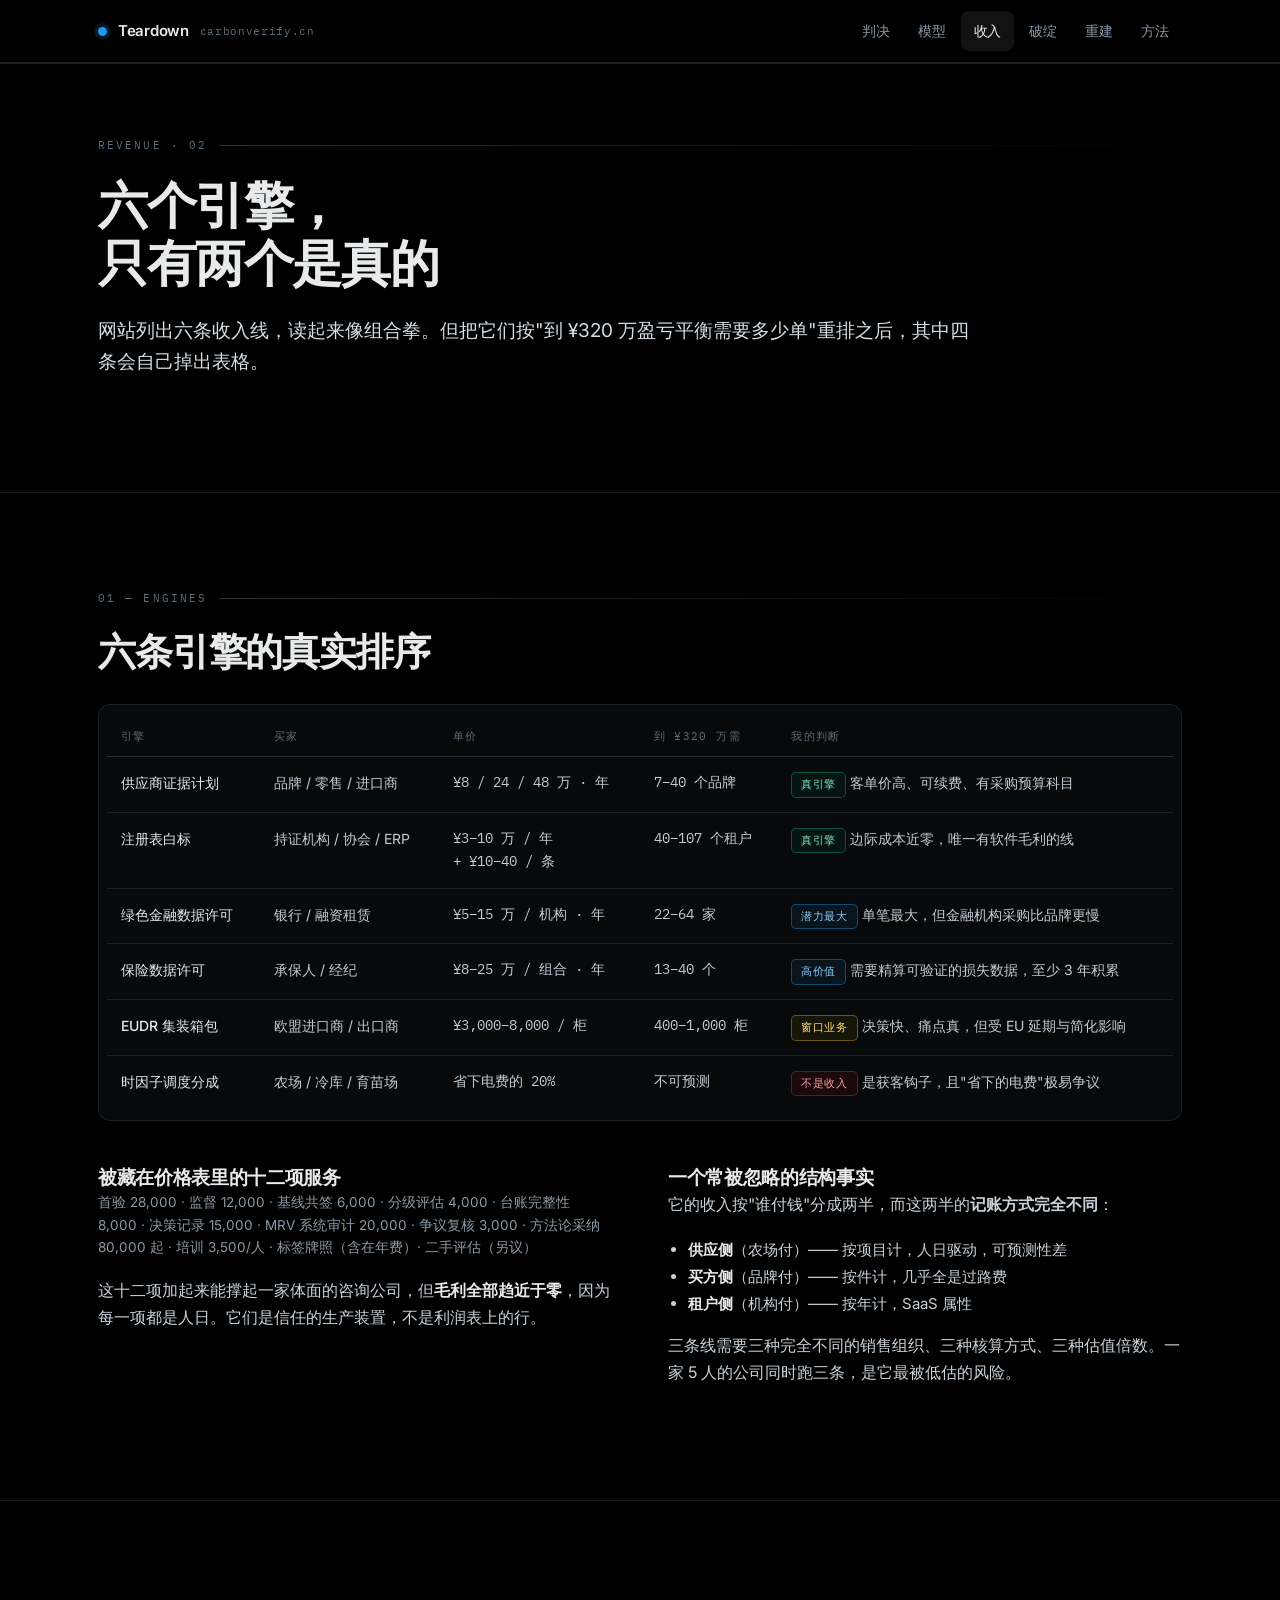
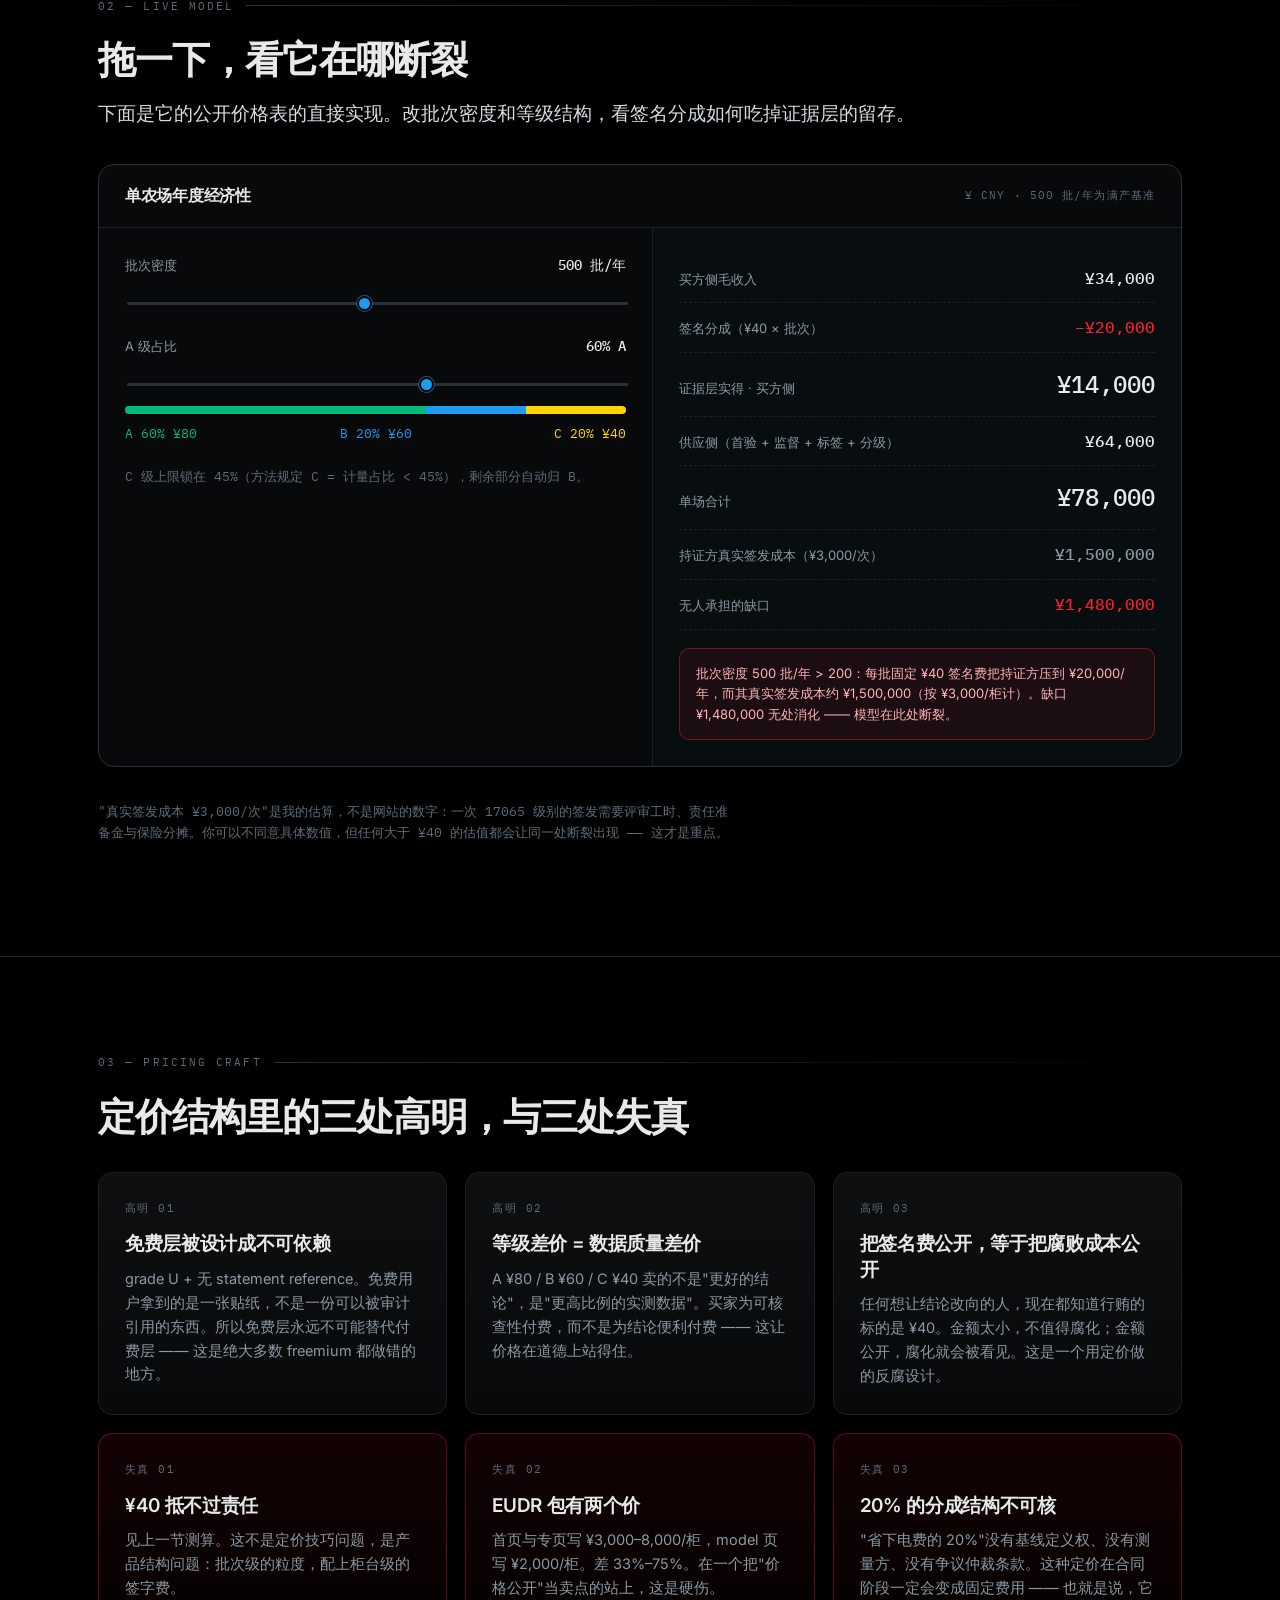
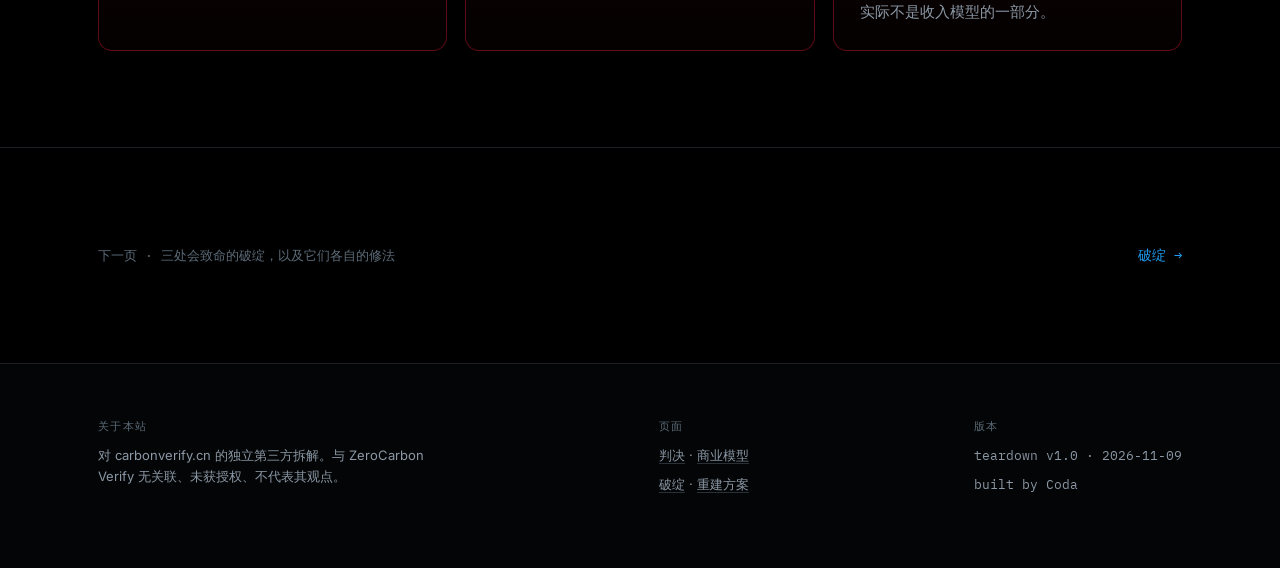
<file: revenue.html>
<!DOCTYPE html>
<html lang="zh-CN">
<head>
<meta charset="UTF-8">
<meta name="viewport" content="width=device-width, initial-scale=1">
<title>收入模型与测算器 — ZeroCarbon Verify 拆解</title>
<meta name="description" content="六条收入引擎逐条拆解，附单农场经济性交互测算器：拖动批次密度，看模型在哪里断裂。">
<link rel="preconnect" href="https://fonts.googleapis.com">
<link rel="preconnect" href="https://fonts.gstatic.com" crossorigin>
<link href="https://fonts.googleapis.com/css2?family=Inter:wght@400;500;600&family=IBM+Plex+Mono:wght@400;500&display=swap" rel="stylesheet">
<link rel="stylesheet" href="assets/css/site.css">
</head>
<body>

<header class="nav">
  <div class="nav-in">
    <a class="brand" href="index.html">
      <span class="dot"></span>
      Teardown <small>carbonverify.cn</small>
    </a>
    <nav>
      <div class="item"><a class="lnk" href="index.html">判决</a></div>
      <div class="item">
        <a class="lnk" href="model.html">模型</a>
        <div class="dr">
          <a href="model.html"><b>四层价值栈</b><span>谁付钱 / 谁签字 / 谁被免责</span></a>
          <a href="model.html#unit"><b>单位经济性</b><span>单农场 ¥84,000 怎么算出来</span></a>
        </div>
      </div>
      <div class="item">
        <a class="lnk" href="revenue.html">收入</a>
        <div class="dr">
          <a href="revenue.html#engines"><b>六个引擎</b><span>只有两个能养活公司</span></a>
          <a href="revenue.html#calc"><b>测算器</b><span>拖一下，看模型在哪断裂</span></a>
        </div>
      </div>
      <div class="item">
        <a class="lnk" href="bugs.html">破绽</a>
        <div class="dr">
          <a href="bugs.html#fatal"><b>致命 / 高 / 中</b><span>三处必须立刻修</span></a>
          <a href="bugs.html#numbers"><b>数字打架</b><span>自称透明却自相矛盾</span></a>
        </div>
      </div>
      <div class="item">
        <a class="lnk" href="rebuild.html">重建</a>
        <div class="dr">
          <a href="rebuild.html#lines"><b>六条新业务线</b><span>我会从这里长出什么</span></a>
          <a href="rebuild.html#plan"><b>90 天</b><span>先做哪一件</span></a>
        </div>
      </div>
      <div class="item"><a class="lnk" href="method.html">方法</a></div>
    </nav>
  </div>
</header>

<main>

<section style="padding-top:72px">
  <div class="wrap">
    <div class="eyebrow">Revenue · 02</div>
    <h1 style="font-size:clamp(32px,4.2vw,50px);max-width:24ch">六个引擎，<br>只有两个是真的</h1>
    <p class="lead" style="margin-top:24px">网站列出六条收入线，读起来像组合拳。但把它们按"到 ¥320 万盈亏平衡需要多少单"重排之后，其中四条会自己掉出表格。</p>
  </div>
</section>

<section id="engines">
  <div class="wrap">
    <div class="eyebrow">01 — Engines</div>
    <h2>六条引擎的真实排序</h2>

    <div class="tbl-wrap" style="margin-top:30px">
      <table class="tbl">
        <thead>
          <tr><th>引擎</th><th>买家</th><th>单价</th><th>到 ¥320 万需</th><th>我的判断</th></tr>
        </thead>
        <tbody>
          <tr>
            <td class="rh">供应商证据计划</td>
            <td>品牌 / 零售 / 进口商</td>
            <td class="num">¥8 / 24 / 48 万 · 年</td>
            <td class="num">7–40 个品牌</td>
            <td><span class="pill a">真引擎</span> 客单价高、可续费、有采购预算科目</td>
          </tr>
          <tr>
            <td class="rh">注册表白标</td>
            <td>持证机构 / 协会 / ERP</td>
            <td class="num">¥3–10 万 / 年<br>+ ¥10–40 / 条</td>
            <td class="num">40–107 个租户</td>
            <td><span class="pill a">真引擎</span> 边际成本近零，唯一有软件毛利的线</td>
          </tr>
          <tr>
            <td class="rh">绿色金融数据许可</td>
            <td>银行 / 融资租赁</td>
            <td class="num">¥5–15 万 / 机构 · 年</td>
            <td class="num">22–64 家</td>
            <td><span class="pill b">潜力最大</span> 单笔最大，但金融机构采购比品牌更慢</td>
          </tr>
          <tr>
            <td class="rh">保险数据许可</td>
            <td>承保人 / 经纪</td>
            <td class="num">¥8–25 万 / 组合 · 年</td>
            <td class="num">13–40 个</td>
            <td><span class="pill b">高价值</span> 需要精算可验证的损失数据，至少 3 年积累</td>
          </tr>
          <tr>
            <td class="rh">EUDR 集装箱包</td>
            <td>欧盟进口商 / 出口商</td>
            <td class="num">¥3,000–8,000 / 柜</td>
            <td class="num">400–1,000 柜</td>
            <td><span class="pill c">窗口业务</span> 决策快、痛点真，但受 EU 延期与简化影响</td>
          </tr>
          <tr>
            <td class="rh">时因子调度分成</td>
            <td>农场 / 冷库 / 育苗场</td>
            <td class="num">省下电费的 20%</td>
            <td class="num">不可预测</td>
            <td><span class="pill d">不是收入</span> 是获客钩子，且"省下的电费"极易争议</td>
          </tr>
        </tbody>
      </table>
    </div>

    <div class="two" style="margin-top:44px">
      <div>
        <h3>被藏在价格表里的十二项服务</h3>
        <p class="small muted">首验 28,000 · 监督 12,000 · 基线共签 6,000 · 分级评估 4,000 · 台账完整性 8,000 · 决策记录 15,000 · MRV 系统审计 20,000 · 争议复核 3,000 · 方法论采纳 80,000 起 · 培训 3,500/人 · 标签牌照（含在年费）· 二手评估（另议）</p>
        <p style="margin-top:18px">这十二项加起来能撑起一家体面的咨询公司，但<b style="color:var(--text)">毛利全部趋近于零</b>，因为每一项都是人日。它们是信任的生产装置，不是利润表上的行。</p>
      </div>
      <div>
        <h3>一个常被忽略的结构事实</h3>
        <p>它的收入按"谁付钱"分成两半，而这两半的<strong>记账方式完全不同</strong>：</p>
        <ul style="color:#c9d1d9;font-size:15px;padding-left:20px;line-height:1.8">
          <li><b style="color:var(--text)">供应侧</b>（农场付）—— 按项目计，人日驱动，可预测性差</li>
          <li><b style="color:var(--text)">买方侧</b>（品牌付）—— 按件计，几乎全是过路费</li>
          <li><b style="color:var(--text)">租户侧</b>（机构付）—— 按年计，SaaS 属性</li>
        </ul>
        <p style="margin-top:14px">三条线需要三种完全不同的销售组织、三种核算方式、三种估值倍数。一家 5 人的公司同时跑三条，是它最被低估的风险。</p>
      </div>
    </div>
  </div>
</section>

<section id="calc">
  <div class="wrap">
    <div class="eyebrow">02 — Live model</div>
    <h2>拖一下，看它在哪断裂</h2>
    <p class="lead" style="margin-top:18px">下面是它的公开价格表的直接实现。改批次密度和等级结构，看签名分成如何吃掉证据层的留存。</p>

    <div class="calc" id="calcbox">
      <div class="calc-head">
        <h3>单农场年度经济性</h3>
        <span>¥ CNY · 500 批/年为满产基准</span>
      </div>
      <div class="calc-body">
        <div class="calc-in">
          <div class="fld">
            <label>批次密度 <b id="c-batches-v">500 批/年</b></label>
            <input type="range" id="c-batches" min="50" max="1000" step="25" value="500">
          </div>
          <div class="fld">
            <label>A 级占比 <b id="c-shareA-v">60% A</b></label>
            <input type="range" id="c-shareA" min="0" max="100" step="5" value="60">
            <div class="mix" id="c-mix">
              <i class="mix-a" style="width:60%"></i>
              <i class="mix-b" style="width:20%"></i>
              <i class="mix-c" style="width:20%"></i>
            </div>
            <div style="display:flex;justify-content:space-between;margin-top:9px" class="note">
              <span style="color:var(--good)">A <span id="c-mix-a">60%</span> ¥80</span>
              <span style="color:var(--accent)">B <span id="c-mix-b">20%</span> ¥60</span>
              <span style="color:var(--warn)">C <span id="c-mix-c">20%</span> ¥40</span>
            </div>
          </div>
          <p class="note" style="margin:0">C 级上限锁在 45%（方法规定 C = 计量占比 &lt; 45%），剩余部分自动归 B。</p>
        </div>

        <div class="calc-out">
          <div class="out-row">
            <span>买方侧毛收入</span><b id="o-buyer">—</b>
          </div>
          <div class="out-row neg">
            <span>签名分成（¥40 × 批次）</span><b id="o-sig">—</b>
          </div>
          <div class="out-row big">
            <span>证据层实得 · 买方侧</span><b id="o-keep">—</b>
          </div>
          <div class="out-row">
            <span>供应侧（首验 + 监督 + 标签 + 分级）</span><b id="o-supplier">—</b>
          </div>
          <div class="out-row big">
            <span>单场合计</span><b id="o-total">—</b>
          </div>
          <div class="out-row">
            <span>持证方真实签发成本（¥3,000/次）</span><b id="o-real" style="color:var(--muted)">—</b>
          </div>
          <div class="out-row neg">
            <span>无人承担的缺口</span><b id="o-gap">—</b>
          </div>
          <div class="verdict" id="o-verdict">—</div>
        </div>
      </div>
    </div>

    <p class="note" style="max-width:80ch">"真实签发成本 ¥3,000/次"是我的估算，不是网站的数字：一次 17065 级别的签发需要评审工时、责任准备金与保险分摊。你可以不同意具体数值，但任何大于 ¥40 的估值都会让同一处断裂出现 —— 这才是重点。</p>
  </div>
</section>

<section id="pricing">
  <div class="wrap">
    <div class="eyebrow">03 — Pricing craft</div>
    <h2>定价结构里的三处高明，与三处失真</h2>

    <div class="grid g3" style="margin-top:34px">
      <div class="card reveal">
        <div class="num">高明 01</div>
        <h3>免费层被设计成不可依赖</h3>
        <p>grade U + 无 statement reference。免费用户拿到的是一张贴纸，不是一份可以被审计引用的东西。所以免费层永远不可能替代付费层 —— 这是绝大多数 freemium 都做错的地方。</p>
      </div>
      <div class="card reveal">
        <div class="num">高明 02</div>
        <h3>等级差价 = 数据质量差价</h3>
        <p>A ¥80 / B ¥60 / C ¥40 卖的不是"更好的结论"，是"更高比例的实测数据"。买家为可核查性付费，而不是为结论便利付费 —— 这让价格在道德上站得住。</p>
      </div>
      <div class="card reveal">
        <div class="num">高明 03</div>
        <h3>把签名费公开，等于把腐败成本公开</h3>
        <p>任何想让结论改向的人，现在都知道行贿的标的是 ¥40。金额太小，不值得腐化；金额公开，腐化就会被看见。这是一个用定价做的反腐设计。</p>
      </div>
    </div>

    <div class="grid g3" style="margin-top:18px">
      <div class="card danger reveal">
        <div class="num">失真 01</div>
        <h3>¥40 抵不过责任</h3>
        <p>见上一节测算。这不是定价技巧问题，是产品结构问题：批次级的粒度，配上柜台级的签字费。</p>
      </div>
      <div class="card danger reveal">
        <div class="num">失真 02</div>
        <h3>EUDR 包有两个价</h3>
        <p>首页与专页写 ¥3,000–8,000/柜，model 页写 ¥2,000/柜。差 33%–75%。在一个把"价格公开"当卖点的站上，这是硬伤。</p>
      </div>
      <div class="card danger reveal">
        <div class="num">失真 03</div>
        <h3>20% 的分成结构不可核</h3>
        <p>"省下电费的 20%"没有基线定义权、没有测量方、没有争议仲裁条款。这种定价在合同阶段一定会变成固定费用 —— 也就是说，它实际不是收入模型的一部分。</p>
      </div>
    </div>
  </div>
</section>

<section>
  <div class="wrap" style="display:flex;justify-content:space-between;gap:20px;flex-wrap:wrap;align-items:center">
    <p class="note" style="margin:0">下一页 · 三处会致命的破绽，以及它们各自的修法</p>
    <a href="bugs.html" style="font-family:var(--mono);font-size:14px;color:var(--accent)">破绽 →</a>
  </div>
</section>

</main>

<footer>
  <div class="wrap">
    <div class="foot">
      <div class="foot-col">
        <h4>关于本站</h4>
        <p>对 carbonverify.cn 的独立第三方拆解。与 ZeroCarbon Verify 无关联、未获授权、不代表其观点。</p>
      </div>
      <div class="foot-col">
        <h4>页面</h4>
        <p><a href="index.html">判决</a> · <a href="model.html">商业模型</a></p>
        <p><a href="bugs.html">破绽</a> · <a href="rebuild.html">重建方案</a></p>
      </div>
      <div class="foot-col">
        <h4>版本</h4>
        <p class="mono">teardown v1.0 · 2026-11-09</p>
        <p class="mono dim">built by Coda</p>
      </div>
    </div>
  </div>
</footer>

<script src="assets/js/site.js"></script>
</body>
</html>
</file>
<file: assets/css/site.css>
/* carbonverify.teardown — dark editorial audit skin */

:root{
  --bg:#000;
  --surface:#08090a;
  --surface-2:#0d0f11;
  --line:#1c2024;
  --line-2:#2a3037;
  --text:#e7e9ea;
  --muted:#8b98a5;
  --dim:#5c6b78;
  --accent:#1d9bf0;
  --good:#00ba7c;
  --warn:#ffd400;
  --bad:#f4212e;
  --mono:ui-monospace,"IBM Plex Mono","SFMono-Regular",Menlo,monospace;
  --sans:"Inter",system-ui,-apple-system,"Segoe UI","PingFang SC","Hiragino Sans GB","Microsoft YaHei",sans-serif;
  --max:1140px;
}

*{box-sizing:border-box}
html{scroll-behavior:smooth}
body{
  margin:0;background:var(--bg);color:var(--text);
  font-family:var(--sans);font-size:16px;line-height:1.68;
  -webkit-font-smoothing:antialiased;text-rendering:optimizeLegibility;
  font-feature-settings:"kern" 1,"liga" 1;
}
a{color:inherit;text-decoration:none}
img,svg{display:block;max-width:100%}
::selection{background:rgba(29,155,240,.28)}

/* ---------- nav ---------- */
.nav{
  position:sticky;top:0;z-index:60;
  backdrop-filter:blur(18px) saturate(160%);
  background:rgba(0,0,0,.72);
  border-bottom:1px solid var(--line);
}
.nav-in{
  max-width:var(--max);margin:0 auto;padding:0 28px;
  height:62px;display:flex;align-items:center;gap:34px;
}
.brand{display:flex;align-items:center;gap:11px;font-weight:600;letter-spacing:-.02em;font-size:15px}
.brand .dot{width:9px;height:9px;border-radius:50%;background:var(--accent);box-shadow:0 0 0 4px rgba(29,155,240,.14)}
.brand small{color:var(--dim);font-weight:400;font-family:var(--mono);font-size:11px;letter-spacing:.06em}
.nav nav{display:flex;gap:2px;margin-left:auto;align-items:center}
.nav nav .item{position:relative}
.nav nav a.lnk{
  display:block;padding:9px 13px;border-radius:8px;font-size:13.5px;color:var(--muted);
  letter-spacing:-.005em;transition:color .18s,background .18s;
}
.nav nav a.lnk:hover{color:var(--text);background:rgba(255,255,255,.045)}
.nav nav a.lnk.on{color:var(--text);background:rgba(255,255,255,.07)}
.nav nav .item:hover .dr{
  opacity:1;visibility:visible;transform:translateY(0);
}
.dr{
  position:absolute;top:calc(100% + 8px);left:0;min-width:250px;
  background:#0b0d0f;border:1px solid var(--line-2);border-radius:12px;
  padding:7px;opacity:0;visibility:hidden;transform:translateY(-6px);
  transition:opacity .16s,transform .16s,visibility .16s;
  box-shadow:0 22px 48px rgba(0,0,0,.66);
}
.dr a{display:block;padding:9px 11px;border-radius:7px;font-size:13px;color:var(--muted)}
.dr a:hover{background:rgba(29,155,240,.09);color:var(--text)}
.dr a b{display:block;color:var(--text);font-weight:500;font-size:13px}
.dr a span{font-size:11.5px;color:var(--dim);font-family:var(--mono)}

/* ---------- structure ---------- */
.wrap{max-width:var(--max);margin:0 auto;padding:0 28px}
section{padding:96px 0;border-top:1px solid var(--line)}
.eyebrow{
  font-family:var(--mono);font-size:11px;letter-spacing:.19em;text-transform:uppercase;
  color:var(--dim);display:flex;align-items:center;gap:12px;margin-bottom:22px;
}
.eyebrow::after{content:"";flex:1;height:1px;background:linear-gradient(90deg,var(--line-2),transparent)}
h1,h2,h3,h4{margin:0;font-weight:600;letter-spacing:-.028em;line-height:1.16}
h1{font-size:clamp(36px,5.2vw,62px)}
h2{font-size:clamp(26px,3.2vw,38px);letter-spacing:-.03em}
h3{font-size:19px;letter-spacing:-.018em;line-height:1.35}
h4{font-size:15px;letter-spacing:-.01em}
p{margin:0 0 18px;color:#c9d1d9}
.lead{font-size:19px;line-height:1.62;color:#d5dde5;max-width:74ch}
.mono{font-family:var(--mono);font-variant-numeric:tabular-nums}
.muted{color:var(--muted)}
.dim{color:var(--dim)}
.small{font-size:13.5px}
.tiny{font-size:12px;line-height:1.55}
.accent{color:var(--accent)}
.bad{color:var(--bad)}
.good{color:var(--good)}
.warn{color:var(--warn)}

/* ---------- hero ---------- */
.hero{padding:88px 0 76px;border-top:0;position:relative;overflow:hidden}
.hero::before{
  content:"";position:absolute;inset:-40% 0 auto -10%;height:560px;
  background:radial-gradient(ellipse at 30% 40%,rgba(29,155,240,.11),transparent 62%);
  pointer-events:none;
}
.hero .tag{
  display:inline-flex;align-items:center;gap:9px;padding:5px 12px 5px 10px;
  border:1px solid rgba(244,33,46,.34);background:rgba(244,33,46,.07);
  border-radius:999px;font-family:var(--mono);font-size:11px;letter-spacing:.11em;
  color:#ff8a92;text-transform:uppercase;margin-bottom:30px;
}
.hero .tag i{width:6px;height:6px;border-radius:50%;background:var(--bad);display:block}
.hero h1{max-width:19ch}
.hero h1 em{font-style:normal;color:var(--accent)}
.hero .sub{margin-top:26px;font-size:18px;color:var(--muted);max-width:60ch;line-height:1.62}
.stamp{
  margin-top:44px;display:grid;grid-template-columns:repeat(auto-fit,minmax(150px,1fr));
  border:1px solid var(--line);border-radius:12px;overflow:hidden;background:var(--surface);
}
.stamp div{padding:18px 20px;border-right:1px solid var(--line)}
.stamp div:last-child{border-right:0}
.stamp .k{font-family:var(--mono);font-size:10.5px;letter-spacing:.14em;text-transform:uppercase;color:var(--dim);margin-bottom:7px}
.stamp .v{font-family:var(--mono);font-size:21px;font-weight:500;letter-spacing:-.02em}
.stamp .n{font-size:11.5px;color:var(--dim);margin-top:3px}

/* ---------- cards / grids ---------- */
.grid{display:grid;gap:18px}
.g2{grid-template-columns:repeat(2,1fr)}
.g3{grid-template-columns:repeat(3,1fr)}
.g4{grid-template-columns:repeat(4,1fr)}
.card{
  background:linear-gradient(180deg,var(--surface-2),var(--surface));
  border:1px solid var(--line);border-radius:14px;padding:26px;
  transition:border-color .2s,transform .2s;
}
.card:hover{border-color:var(--line-2)}
.card .num{
  font-family:var(--mono);font-size:11px;color:var(--dim);letter-spacing:.13em;margin-bottom:14px;
}
.card h3{margin-bottom:10px}
.card p{margin:0;font-size:14.5px;color:var(--muted);line-height:1.65}
.card.hi{border-color:rgba(29,155,240,.4);background:linear-gradient(180deg,rgba(29,155,240,.09),rgba(29,155,240,.02))}
.card.danger{border-color:rgba(244,33,46,.36);background:linear-gradient(180deg,rgba(244,33,46,.08),rgba(244,33,46,.015))}
.card.warnc{border-color:rgba(255,212,0,.3);background:linear-gradient(180deg,rgba(255,212,0,.06),rgba(255,212,0,.012))}

/* ---------- tables ---------- */
.tbl{width:100%;border-collapse:collapse;font-size:14px;margin:8px 0 6px}
.tbl th{
  text-align:left;padding:11px 14px;font-family:var(--mono);font-size:10.5px;
  letter-spacing:.13em;text-transform:uppercase;color:var(--dim);font-weight:400;
  border-bottom:1px solid var(--line-2);white-space:nowrap;
}
.tbl td{padding:14px;border-bottom:1px solid var(--line);vertical-align:top;color:#c3ccd5}
.tbl tbody tr:last-child td{border-bottom:0}
.tbl tbody tr:hover{background:rgba(255,255,255,.022)}
.tbl td:first-child{color:var(--text)}
.tbl .num{font-family:var(--mono);font-variant-numeric:tabular-nums;white-space:nowrap}
.tbl .rh{color:var(--text);font-weight:500}
.tbl-wrap{overflow-x:auto;border:1px solid var(--line);border-radius:12px;background:var(--surface);padding:4px 8px}

/* ---------- callout ---------- */
.callout{
  border-left:2px solid var(--accent);padding:4px 0 4px 22px;margin:30px 0;
  color:#cfd8e0;font-size:16px;
}
.callout.red{border-color:var(--bad)}
.callout.yellow{border-color:var(--warn)}
.callout.green{border-color:var(--good)}
.callout p:last-child{margin-bottom:0}

/* ---------- figures ---------- */
figure{margin:34px 0}
figure svg{width:100%;height:auto}
figcaption{
  margin-top:14px;font-size:12.5px;color:var(--dim);font-family:var(--mono);
  letter-spacing:.02em;line-height:1.6;
}

/* ---------- calculator ---------- */
.calc{
  border:1px solid var(--line-2);border-radius:16px;background:var(--surface);
  overflow:hidden;margin:34px 0;
}
.calc-head{
  padding:20px 26px;border-bottom:1px solid var(--line);
  display:flex;align-items:center;justify-content:space-between;gap:16px;flex-wrap:wrap;
}
.calc-head h3{font-size:16px}
.calc-head span{font-family:var(--mono);font-size:11px;color:var(--dim);letter-spacing:.1em}
.calc-body{display:grid;grid-template-columns:1.05fr 1fr}
.calc-in{padding:26px;border-right:1px solid var(--line)}
.calc-out{padding:26px;background:rgba(29,155,240,.025)}
.fld{margin-bottom:22px}
.fld:last-child{margin-bottom:0}
.fld label{display:flex;justify-content:space-between;align-items:baseline;font-size:13px;color:var(--muted);margin-bottom:9px}
.fld label b{font-family:var(--mono);color:var(--text);font-weight:500;font-size:14px}
input[type=range]{
  -webkit-appearance:none;width:100%;height:3px;border-radius:3px;
  background:var(--line-2);outline:none;
}
input[type=range]::-webkit-slider-thumb{
  -webkit-appearance:none;width:15px;height:15px;border-radius:50%;
  background:var(--accent);border:2px solid #000;cursor:pointer;
  box-shadow:0 0 0 1px rgba(29,155,240,.55);
}
.mix{display:flex;height:8px;border-radius:4px;overflow:hidden;margin-top:12px}
.mix i{display:block;height:100%}
.mix-a{background:var(--good)}
.mix-b{background:var(--accent)}
.mix-c{background:var(--warn)}
.out-row{display:flex;justify-content:space-between;align-items:baseline;padding:11px 0;border-bottom:1px dashed var(--line)}
.out-row:last-child{border-bottom:0}
.out-row span{font-size:13px;color:var(--muted)}
.out-row b{font-family:var(--mono);font-size:16px;font-weight:500}
.out-row.big b{font-size:24px;color:var(--text)}
.out-row.neg b{color:var(--bad)}
.verdict{
  margin-top:18px;padding:14px 16px;border-radius:10px;font-size:13px;line-height:1.6;
  border:1px solid var(--line-2);background:rgba(255,255,255,.025);color:var(--muted);
}
.verdict.bad{border-color:rgba(244,33,46,.4);background:rgba(244,33,46,.08);color:#ffb3b8}
.verdict.ok{border-color:rgba(0,186,124,.4);background:rgba(0,186,124,.07);color:#8ee9c6}

/* ---------- timeline / list ---------- */
.steps{counter-reset:s;margin:0;padding:0;list-style:none}
.steps li{
  counter-increment:s;position:relative;padding:0 0 30px 56px;border-left:1px solid var(--line);
  margin-left:14px;
}
.steps li:last-child{border-left-color:transparent;padding-bottom:0}
.steps li::before{
  content:counter(s,decimal-leading-zero);position:absolute;left:-15px;top:-2px;
  width:30px;height:30px;border-radius:50%;background:#0b0d0f;border:1px solid var(--line-2);
  display:flex;align-items:center;justify-content:center;
  font-family:var(--mono);font-size:11px;color:var(--muted);
}
.steps li h3{margin-bottom:8px}
.steps li p{font-size:14.5px;color:var(--muted);margin:0}
.steps li .pill{margin-top:10px;display:inline-flex;gap:8px;flex-wrap:wrap}

.pill{
  display:inline-block;padding:3px 9px;border-radius:5px;font-family:var(--mono);
  font-size:10.5px;letter-spacing:.06em;border:1px solid var(--line-2);color:var(--muted);
}
.pill.a{border-color:rgba(0,186,124,.4);color:#7ee0bd;background:rgba(0,186,124,.07)}
.pill.b{border-color:rgba(29,155,240,.4);color:#8ccdf8;background:rgba(29,155,240,.08)}
.pill.c{border-color:rgba(255,212,0,.35);color:#ffdf6b;background:rgba(255,212,0,.06)}
.pill.d{border-color:rgba(244,33,46,.4);color:#ff9aa1;background:rgba(244,33,46,.08)}

/* ---------- kv ---------- */
.kv{display:grid;grid-template-columns:auto 1fr;gap:10px 22px;font-size:14px;margin:22px 0}
.kv dt{color:var(--dim);font-family:var(--mono);font-size:11.5px;letter-spacing:.07em;text-transform:uppercase;padding-top:3px}
.kv dd{margin:0;color:#c9d1d9}

/* ---------- code ---------- */
.code{
  background:#0b0d0f;border:1px solid var(--line);border-radius:10px;padding:17px 19px;
  font-family:var(--mono);font-size:12.5px;color:#a8d8fb;overflow-x:auto;
  line-height:1.75;margin:22px 0;white-space:pre;
}
.code .c{color:var(--dim)}

/* ---------- quote ---------- */
blockquote{
  margin:30px 0;padding:24px 28px;border:1px solid var(--line);border-radius:12px;
  background:var(--surface);font-size:17px;line-height:1.6;color:#dbe3ea;
}
blockquote cite{display:block;margin-top:12px;font-style:normal;font-family:var(--mono);font-size:11.5px;color:var(--dim);letter-spacing:.07em}

/* ---------- footer ---------- */
footer{border-top:1px solid var(--line);padding:56px 0 64px;background:#040506}
.foot{display:flex;justify-content:space-between;gap:40px;flex-wrap:wrap;font-size:13px;color:var(--dim)}
.foot a{color:var(--muted);border-bottom:1px solid var(--line-2)}
.foot a:hover{color:var(--accent);border-color:var(--accent)}
.foot-col h4{font-family:var(--mono);font-size:10.5px;letter-spacing:.14em;text-transform:uppercase;color:var(--dim);margin-bottom:12px;font-weight:400}
.foot-col p{margin:0 0 8px;font-size:13px;color:var(--muted);max-width:42ch}

/* ---------- misc ---------- */
.hr{height:1px;background:var(--line);margin:44px 0}
.two{display:grid;grid-template-columns:1fr 1fr;gap:56px}
.side{position:sticky;top:92px;align-self:start}
.note{font-size:12.5px;color:var(--dim);font-family:var(--mono);line-height:1.65}
.reveal{opacity:0;transform:translateY(14px);transition:opacity .6s cubic-bezier(.2,.7,.3,1),transform .6s cubic-bezier(.2,.7,.3,1)}
.reveal.in{opacity:1;transform:none}
@media (prefers-reduced-motion:reduce){.reveal{opacity:1;transform:none;transition:none}}

@media(max-width:900px){
  .g3,.g4{grid-template-columns:repeat(2,1fr)}
  .two{grid-template-columns:1fr;gap:32px}
  .calc-body{grid-template-columns:1fr}
  .calc-in{border-right:0;border-bottom:1px solid var(--line)}
  .side{position:static}
  .nav nav{gap:0}
  .nav nav a.lnk{padding:8px 9px;font-size:12.5px}
  .nav-in{gap:16px;padding:0 18px}
  .wrap{padding:0 20px}
  section{padding:70px 0}
}
@media(max-width:640px){
  .g2,.g3,.g4{grid-template-columns:1fr}
  .nav nav .item:nth-child(n+4){display:none}
  .hero{padding:58px 0 52px}
  .stamp{grid-template-columns:1fr 1fr}
  .stamp div:nth-child(2n){border-right:0}
}
</file>
